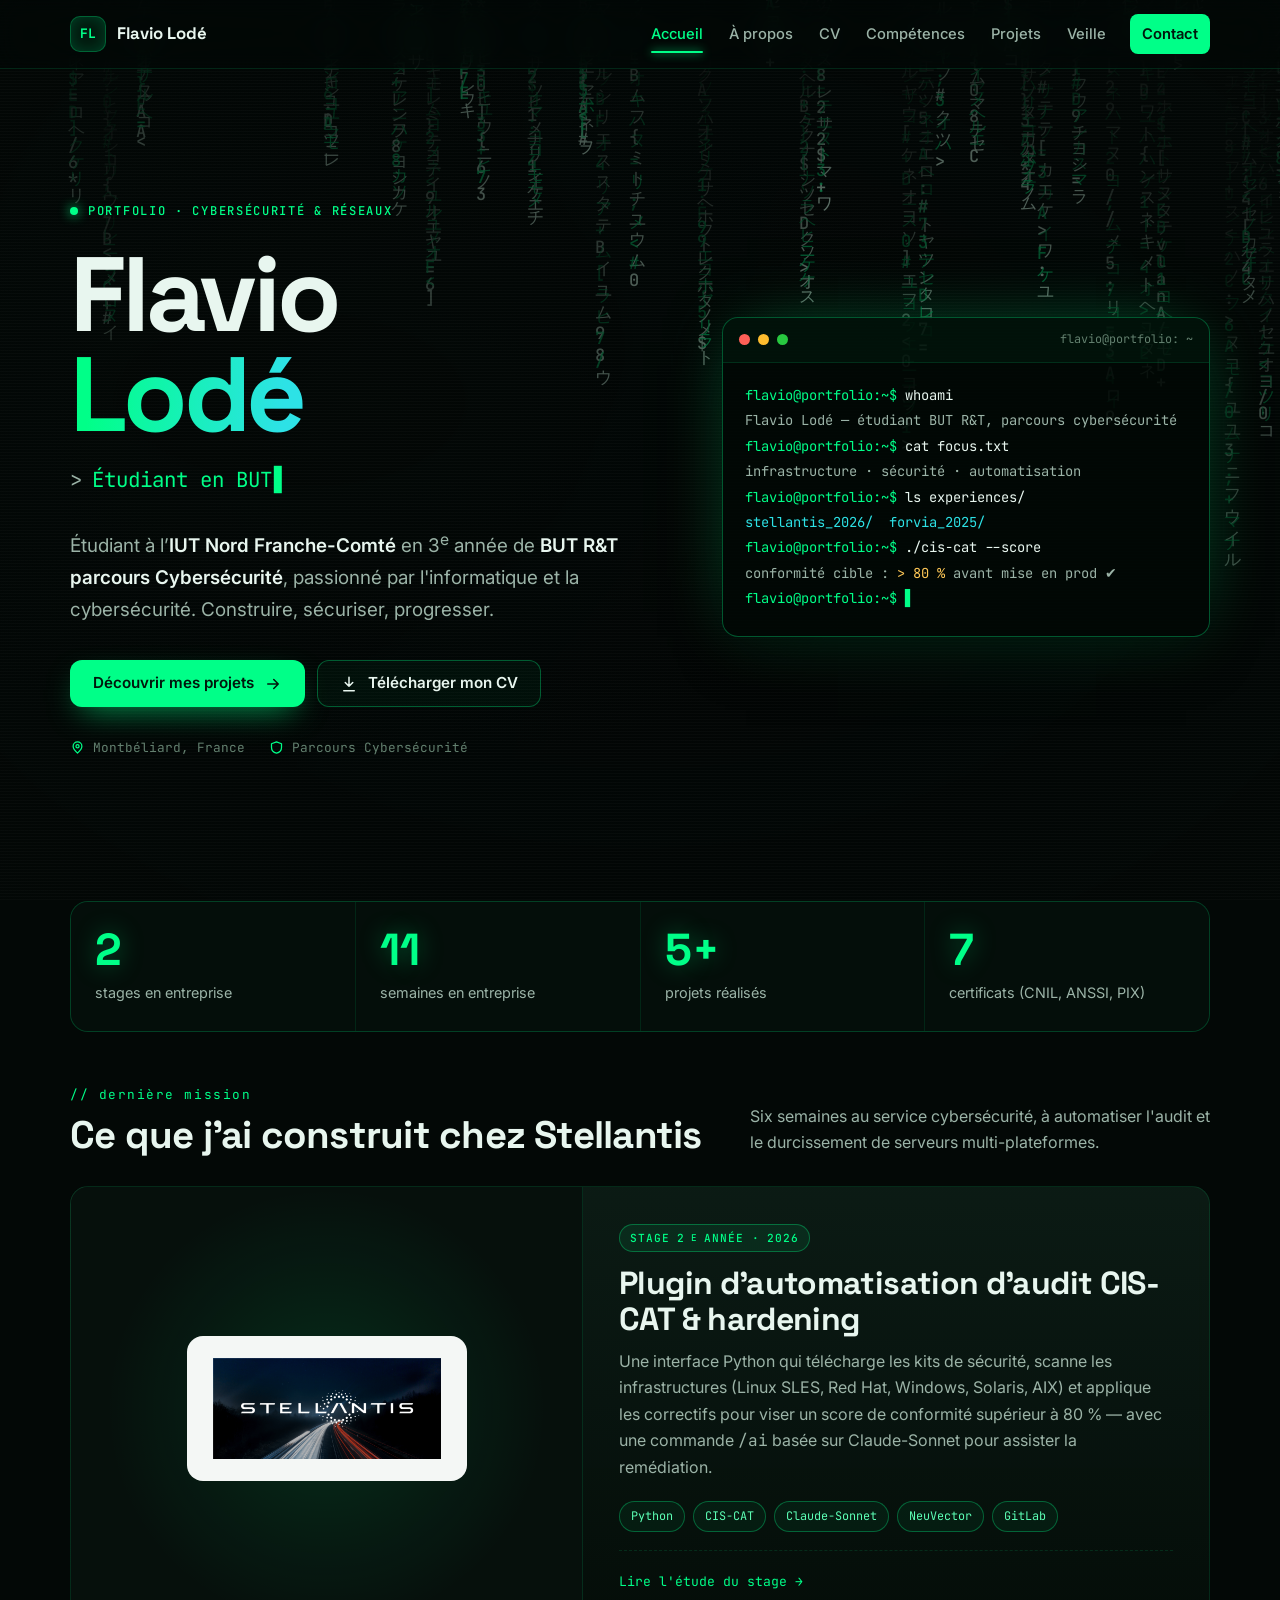
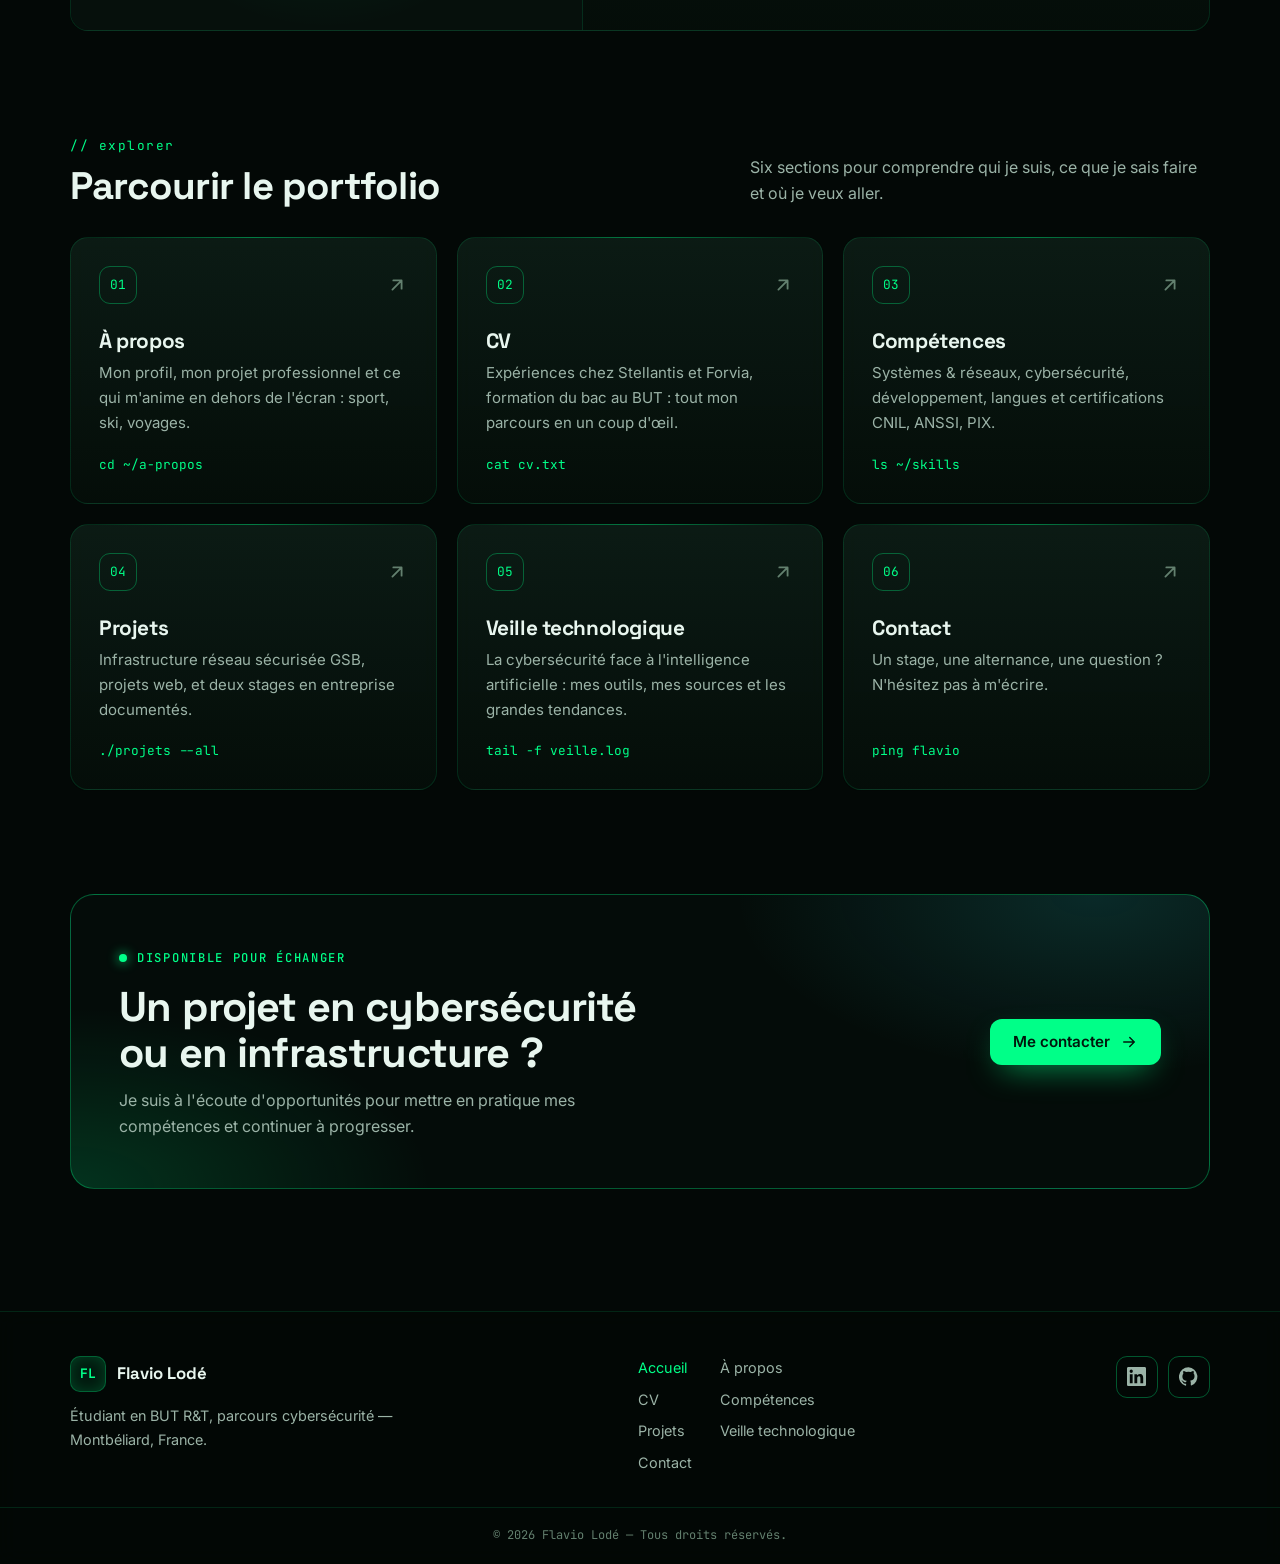
<file: index.html>
﻿<!DOCTYPE html>
<html lang="fr">
<head>
    <meta charset="UTF-8">
    <meta name="viewport" content="width=device-width, initial-scale=1.0">
    <title>Flavio Lodé — Portfolio Cybersécurité & Réseaux</title>
    <meta name="description" content="Portfolio de Flavio Lodé, étudiant en 3e année de BUT Réseaux & Télécommunications, parcours cybersécurité.">
    <meta name="theme-color" content="#030806">
    <link rel="icon" href="data:image/svg+xml,%3Csvg xmlns='http://www.w3.org/2000/svg' viewBox='0 0 64 64'%3E%3Crect width='64' height='64' rx='14' fill='%23030806'/%3E%3Ctext x='32' y='42' font-family='monospace' font-size='28' font-weight='700' fill='%2300ff88' text-anchor='middle'%3EFL%3C/text%3E%3C/svg%3E">
    <link rel="preconnect" href="https://fonts.googleapis.com">
    <link rel="preconnect" href="https://fonts.gstatic.com" crossorigin>
    <link href="https://fonts.googleapis.com/css2?family=Inter:wght@400;500;600&family=JetBrains+Mono:wght@400;500;700&family=Space+Grotesk:wght@500;600;700&display=swap" rel="stylesheet">
    <link rel="stylesheet" href="assets/css/style.css">
    <script>document.documentElement.classList.add('js');</script>
</head>
<body class="is-home">
    <a class="skip-link" href="#contenu">Aller au contenu</a>
    <canvas id="matrix" aria-hidden="true"></canvas>
    <div class="bg-veil" aria-hidden="true"></div>

    <header class="site-header">
        <nav class="nav container" aria-label="Navigation principale">
            <a href="index.html" class="brand"><span class="brand-mark">FL</span><span>Flavio Lodé</span></a>
            <button class="nav-toggle" id="navToggle" type="button" aria-expanded="false" aria-controls="mainNav" aria-label="Ouvrir le menu"><span></span><span></span><span></span></button>
            <ul class="nav-links" id="mainNav">
                <li><a href="index.html" aria-current="page">Accueil</a></li>
                <li><a href="a-propos.html">À propos</a></li>
                <li><a href="cvv.html">CV</a></li>
                <li><a href="competence.html">Compétences</a></li>
                <li><a href="projet.html">Projets</a></li>
                <li><a href="veille.html">Veille</a></li>
                <li><a href="contact.html" class="nav-cta">Contact</a></li>
            </ul>
        </nav>
    </header>

    <main id="contenu">
        <!-- HERO -->
        <section class="hero">
            <div class="container hero-grid">
                <div>
                    <span class="eyebrow reveal">Portfolio · Cybersécurité &amp; Réseaux</span>
                    <h1 class="reveal d1">Flavio<br><span class="grad">Lodé</span></h1>
                    <div class="typed-line reveal d2" aria-label="Étudiant en BUT R&amp;T, parcours cybersécurité">
                        <span aria-hidden="true">&gt;</span>
                        <span class="typed" aria-hidden="true" data-typed='["Étudiant en BUT R&T — Cybersécurité","Passionné d&apos;infrastructure","Sécurité des systèmes","Automatisation & hardening"]'>Étudiant en BUT R&amp;T — Cybersécurité</span>
                    </div>
                    <p class="lead reveal d2">
                        Étudiant à l’<strong>IUT Nord Franche-Comté</strong> en 3<sup>e</sup> année de <strong>BUT R&amp;T parcours Cybersécurité</strong>,
                        passionné par l'informatique et la cybersécurité. Construire, sécuriser, progresser.
                    </p>
                    <div class="hero-actions reveal d3">
                        <a href="projet.html" class="btn btn-primary">Découvrir mes projets
                            <svg class="arrow" viewBox="0 0 24 24" fill="none" stroke="currentColor" stroke-width="2" stroke-linecap="round" stroke-linejoin="round" aria-hidden="true"><path d="M5 12h14M13 6l6 6-6 6"/></svg>
                        </a>
                        <a href="PDF/CV%20Flavio%20LODE%202026.pdf" target="_blank" rel="noopener" class="btn btn-ghost">
                            <svg viewBox="0 0 24 24" fill="none" stroke="currentColor" stroke-width="2" stroke-linecap="round" stroke-linejoin="round" aria-hidden="true"><path d="M12 3v12M7 10l5 5 5-5M5 21h14"/></svg>
                            Télécharger mon CV
                        </a>
                    </div>
                    <div class="hero-meta reveal d4">
                        <span><svg viewBox="0 0 24 24" fill="none" stroke="currentColor" stroke-width="2" stroke-linecap="round" stroke-linejoin="round" aria-hidden="true"><path d="M12 21s-7-6.2-7-11a7 7 0 1 1 14 0c0 4.8-7 11-7 11z"/><circle cx="12" cy="10" r="2.5"/></svg>Montbéliard, France</span>
                        <span><svg viewBox="0 0 24 24" fill="none" stroke="currentColor" stroke-width="2" stroke-linecap="round" stroke-linejoin="round" aria-hidden="true"><path d="M12 3l8 3v6c0 5-3.5 8-8 9-4.5-1-8-4-8-9V6l8-3z"/></svg>Parcours Cybersécurité</span>
                    </div>
                </div>

                <div class="terminal reveal d2" role="img" aria-label="Terminal présentant Flavio Lodé : étudiant BUT R&amp;T cybersécurité, expériences chez Stellantis et Forvia.">
                    <div class="terminal-bar"><i></i><i></i><i></i><span>flavio@portfolio: ~</span></div>
                    <div class="terminal-body" aria-hidden="true">
                        <p style="animation-delay:.6s"><span class="t-p">flavio@portfolio:~$</span> <span class="t-c">whoami</span></p>
                        <p style="animation-delay:1.1s" class="t-o">Flavio Lodé — étudiant BUT R&amp;T, parcours cybersécurité</p>
                        <p style="animation-delay:1.7s"><span class="t-p">flavio@portfolio:~$</span> <span class="t-c">cat focus.txt</span></p>
                        <p style="animation-delay:2.2s" class="t-o">infrastructure · sécurité · automatisation</p>
                        <p style="animation-delay:2.8s"><span class="t-p">flavio@portfolio:~$</span> <span class="t-c">ls experiences/</span></p>
                        <p style="animation-delay:3.3s"><span class="t-d">stellantis_2026/</span>  <span class="t-d">forvia_2025/</span></p>
                        <p style="animation-delay:3.9s"><span class="t-p">flavio@portfolio:~$</span> <span class="t-c">./cis-cat --score</span></p>
                        <p style="animation-delay:4.5s" class="t-o">conformité cible : <span class="t-a">&gt; 80 %</span> avant mise en prod ✔</p>
                        <p style="animation-delay:5.1s"><span class="t-p">flavio@portfolio:~$</span> <span class="t-caret"></span></p>
                    </div>
                </div>
            </div>
        </section>

        <!-- CHIFFRES -->
        <section class="container">
            <div class="stats reveal">
                <div class="stat"><b data-count="2">2</b><span>stages en entreprise</span></div>
                <div class="stat"><b data-count="11">11</b><span>semaines en entreprise</span></div>
                <div class="stat"><b data-count="5" data-suffix="+">5+</b><span>projets réalisés</span></div>
                <div class="stat"><b data-count="7">7</b><span>certificats (CNIL, ANSSI, PIX)</span></div>
            </div>
        </section>

        <!-- DERNIÈRE EXPÉRIENCE -->
        <section class="section">
            <div class="container">
                <div class="section-head reveal">
                    <div><span class="num">// dernière mission</span><h2>Ce que j'ai construit chez Stellantis</h2></div>
                    <p>Six semaines au service cybersécurité, à automatiser l'audit et le durcissement de serveurs multi-plateformes.</p>
                </div>
                <a href="projet-entreprise-2.html" class="card card-hover spotlight reveal">
                    <div class="spotlight-media logo"><img src="assets/img/logo%20stellantis.png" alt="Logo Stellantis" loading="lazy"></div>
                    <div class="spotlight-body">
                        <span class="badge">Stage 2<sup>e</sup> année · 2026</span>
                        <h3>Plugin d'automatisation d'audit CIS-CAT &amp; hardening</h3>
                        <p>Une interface Python qui télécharge les kits de sécurité, scanne les infrastructures (Linux SLES, Red Hat, Windows, Solaris, AIX) et applique les correctifs pour viser un score de conformité supérieur à 80 % — avec une commande <span class="mono">/ai</span> basée sur Claude-Sonnet pour assister la remédiation.</p>
                        <div class="tags" style="margin-top:20px">
                            <span class="tag">Python</span><span class="tag">CIS-CAT</span><span class="tag">Claude-Sonnet</span><span class="tag">NeuVector</span><span class="tag">GitLab</span>
                        </div>
                        <div class="card-foot"><span class="mono" style="color:var(--green);font-size:.82rem">Lire l'étude du stage →</span></div>
                    </div>
                </a>
            </div>
        </section>

        <!-- EXPLORER -->
        <section class="section">
            <div class="container">
                <div class="section-head reveal">
                    <div><span class="num">// explorer</span><h2>Parcourir le portfolio</h2></div>
                    <p>Six sections pour comprendre qui je suis, ce que je sais faire et où je veux aller.</p>
                </div>
                <div class="grid cols-3">
                    <a href="a-propos.html" class="card card-hover explore reveal">
                        <div class="top"><span class="index-num">01</span><svg class="arrow" viewBox="0 0 24 24" fill="none" stroke="currentColor" stroke-width="2" stroke-linecap="round" stroke-linejoin="round" aria-hidden="true"><path d="M7 17L17 7M8 7h9v9"/></svg></div>
                        <h3>À propos</h3>
                        <p>Mon profil, mon projet professionnel et ce qui m'anime en dehors de l'écran : sport, ski, voyages.</p>
                        <span class="more">cd ~/a-propos</span>
                    </a>
                    <a href="cvv.html" class="card card-hover explore reveal d1">
                        <div class="top"><span class="index-num">02</span><svg class="arrow" viewBox="0 0 24 24" fill="none" stroke="currentColor" stroke-width="2" stroke-linecap="round" stroke-linejoin="round" aria-hidden="true"><path d="M7 17L17 7M8 7h9v9"/></svg></div>
                        <h3>CV</h3>
                        <p>Expériences chez Stellantis et Forvia, formation du bac au BUT : tout mon parcours en un coup d'œil.</p>
                        <span class="more">cat cv.txt</span>
                    </a>
                    <a href="competence.html" class="card card-hover explore reveal d2">
                        <div class="top"><span class="index-num">03</span><svg class="arrow" viewBox="0 0 24 24" fill="none" stroke="currentColor" stroke-width="2" stroke-linecap="round" stroke-linejoin="round" aria-hidden="true"><path d="M7 17L17 7M8 7h9v9"/></svg></div>
                        <h3>Compétences</h3>
                        <p>Systèmes &amp; réseaux, cybersécurité, développement, langues et certifications CNIL, ANSSI, PIX.</p>
                        <span class="more">ls ~/skills</span>
                    </a>
                    <a href="projet.html" class="card card-hover explore reveal">
                        <div class="top"><span class="index-num">04</span><svg class="arrow" viewBox="0 0 24 24" fill="none" stroke="currentColor" stroke-width="2" stroke-linecap="round" stroke-linejoin="round" aria-hidden="true"><path d="M7 17L17 7M8 7h9v9"/></svg></div>
                        <h3>Projets</h3>
                        <p>Infrastructure réseau sécurisée GSB, projets web, et deux stages en entreprise documentés.</p>
                        <span class="more">./projets --all</span>
                    </a>
                    <a href="veille.html" class="card card-hover explore reveal d1">
                        <div class="top"><span class="index-num">05</span><svg class="arrow" viewBox="0 0 24 24" fill="none" stroke="currentColor" stroke-width="2" stroke-linecap="round" stroke-linejoin="round" aria-hidden="true"><path d="M7 17L17 7M8 7h9v9"/></svg></div>
                        <h3>Veille technologique</h3>
                        <p>La cybersécurité face à l'intelligence artificielle : mes outils, mes sources et les grandes tendances.</p>
                        <span class="more">tail -f veille.log</span>
                    </a>
                    <a href="contact.html" class="card card-hover explore reveal d2">
                        <div class="top"><span class="index-num">06</span><svg class="arrow" viewBox="0 0 24 24" fill="none" stroke="currentColor" stroke-width="2" stroke-linecap="round" stroke-linejoin="round" aria-hidden="true"><path d="M7 17L17 7M8 7h9v9"/></svg></div>
                        <h3>Contact</h3>
                        <p>Un stage, une alternance, une question ? N'hésitez pas à m'écrire.</p>
                        <span class="more">ping flavio</span>
                    </a>
                </div>
            </div>
        </section>

        <!-- CTA -->
        <section class="section">
            <div class="container">
                <div class="cta-band reveal">
                    <div>
                        <span class="eyebrow">Disponible pour échanger</span>
                        <h2 style="margin-top:14px">Un projet en cybersécurité ou en infrastructure&nbsp;?</h2>
                        <p>Je suis à l'écoute d'opportunités pour mettre en pratique mes compétences et continuer à progresser.</p>
                    </div>
                    <a href="contact.html" class="btn btn-primary">Me contacter
                        <svg class="arrow" viewBox="0 0 24 24" fill="none" stroke="currentColor" stroke-width="2" stroke-linecap="round" stroke-linejoin="round" aria-hidden="true"><path d="M5 12h14M13 6l6 6-6 6"/></svg>
                    </a>
                </div>
            </div>
        </section>
    </main>

    <footer class="site-footer">
        <div class="container footer-inner">
            <div>
                <a href="index.html" class="brand"><span class="brand-mark">FL</span><span>Flavio Lodé</span></a>
                <p>Étudiant en BUT R&amp;T, parcours cybersécurité — Montbéliard, France.</p>
            </div>
            <nav class="footer-links" aria-label="Liens du pied de page">
                <a href="index.html" aria-current="page">Accueil</a>
                <a href="a-propos.html">À propos</a>
                <a href="cvv.html">CV</a>
                <a href="competence.html">Compétences</a>
                <a href="projet.html">Projets</a>
                <a href="veille.html">Veille technologique</a>
                <a href="contact.html">Contact</a>
            </nav>
            <div class="socials">
                <a class="social" href="https://www.linkedin.com/in/flavio-lode/" target="_blank" rel="noopener" aria-label="LinkedIn"><svg viewBox="0 0 24 24" fill="currentColor" aria-hidden="true"><path d="M20.45 20.45h-3.55v-5.57c0-1.33-.03-3.04-1.85-3.04-1.86 0-2.14 1.45-2.14 2.94v5.67H9.35V9h3.41v1.56h.05c.48-.9 1.64-1.85 3.37-1.85 3.6 0 4.27 2.37 4.27 5.46v6.28zM5.34 7.43a2.06 2.06 0 1 1 0-4.12 2.06 2.06 0 0 1 0 4.12zM7.12 20.45H3.56V9h3.56v11.45zM22.22 0H1.77C.79 0 0 .77 0 1.73v20.54C0 23.23.79 24 1.77 24h20.45c.98 0 1.78-.77 1.78-1.73V1.73C24 .77 23.2 0 22.22 0z"/></svg></a>
                <a class="social" href="https://github.com/flavio12ld" target="_blank" rel="noopener" aria-label="GitHub"><svg viewBox="0 0 24 24" fill="currentColor" aria-hidden="true"><path d="M12 .3a12 12 0 0 0-3.8 23.4c.6.1.8-.3.8-.6v-2.1c-3.3.7-4-1.6-4-1.6-.6-1.4-1.4-1.8-1.4-1.8-1.1-.7.1-.7.1-.7 1.2.1 1.8 1.2 1.8 1.2 1.1 1.8 2.8 1.3 3.5 1 .1-.8.4-1.3.8-1.6-2.7-.3-5.5-1.3-5.5-5.9 0-1.3.5-2.4 1.2-3.2-.1-.3-.5-1.5.1-3.2 0 0 1-.3 3.3 1.2a11.5 11.5 0 0 1 6 0C17.3 4.6 18.3 5 18.3 5c.7 1.7.3 2.9.1 3.2.8.8 1.2 1.9 1.2 3.2 0 4.6-2.8 5.6-5.5 5.9.4.4.8 1.1.8 2.2v3.3c0 .3.2.7.8.6A12 12 0 0 0 12 .3"/></svg></a>
            </div>
        </div>
        <p class="footer-copy">© <span data-year>2026</span> Flavio Lodé — Tous droits réservés.</p>
    </footer>

    <script src="assets/js/main.js" defer></script>
</body>
</html>
</file>
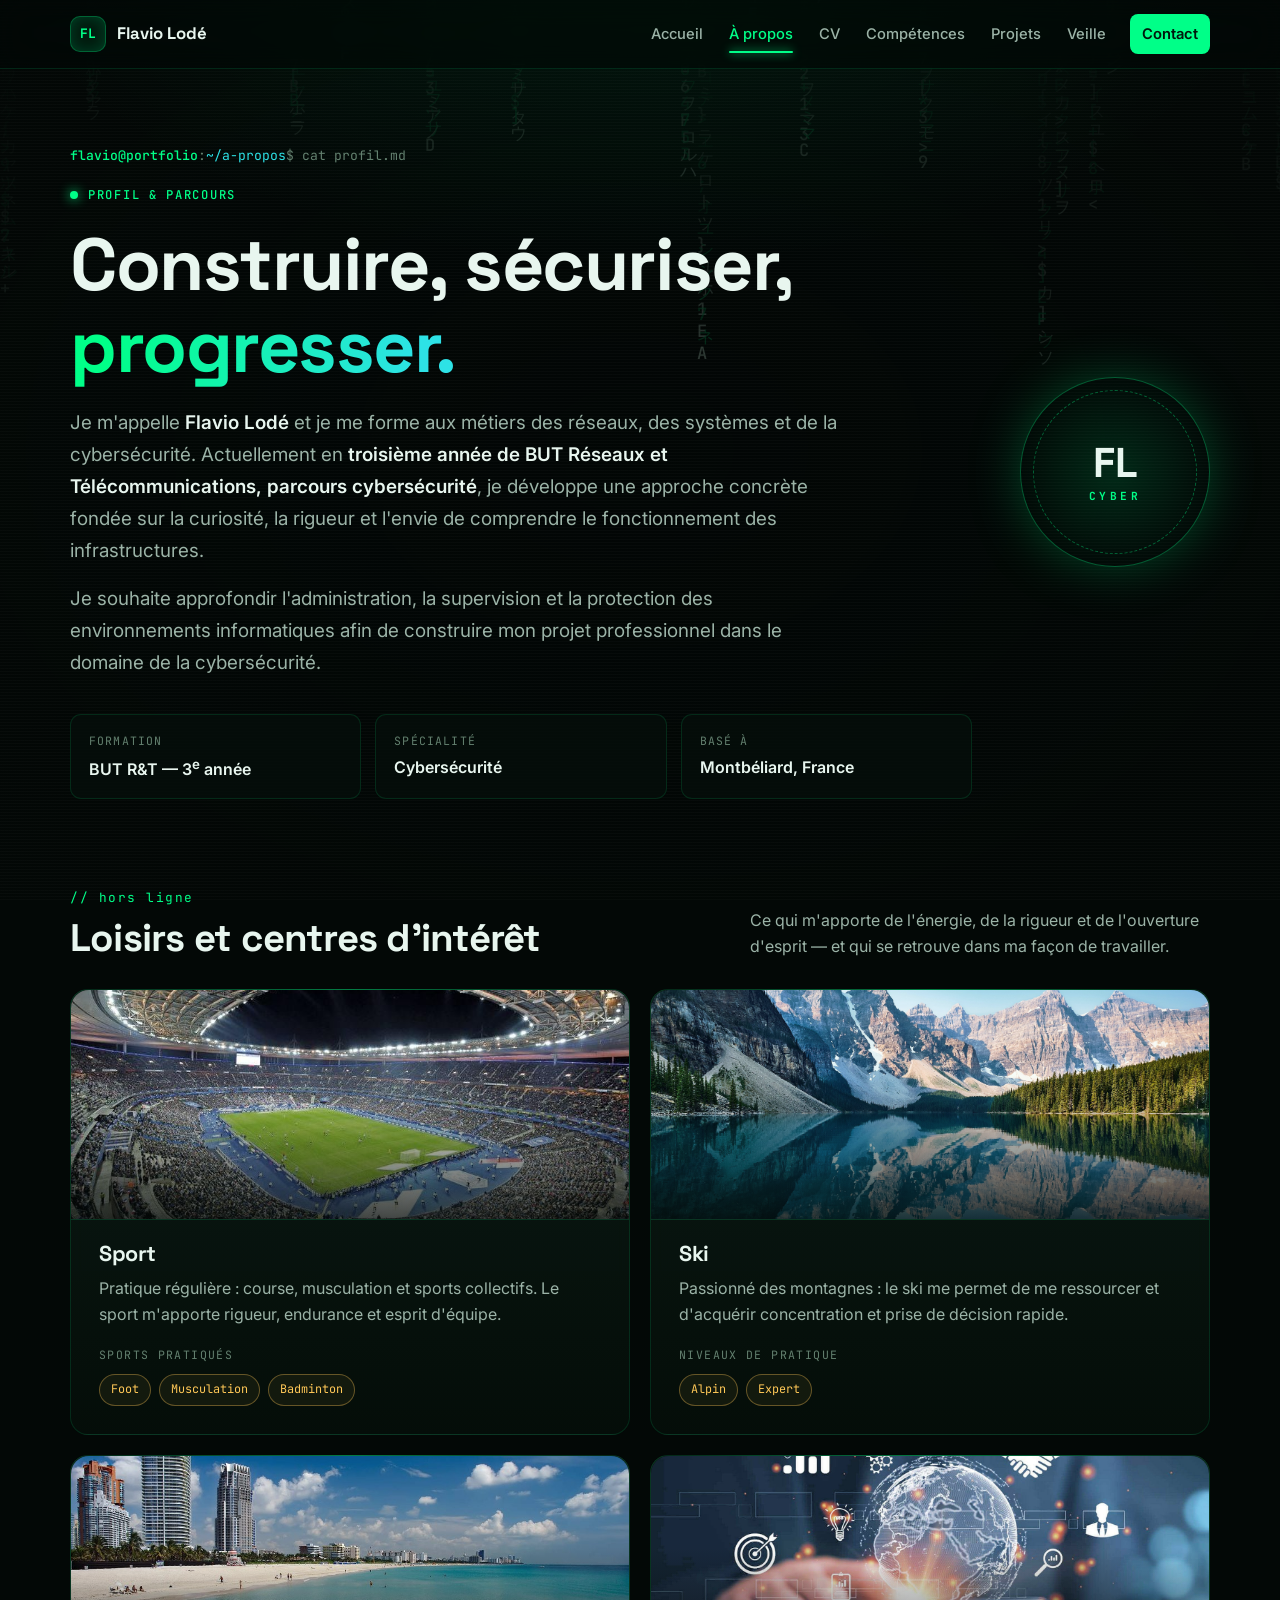
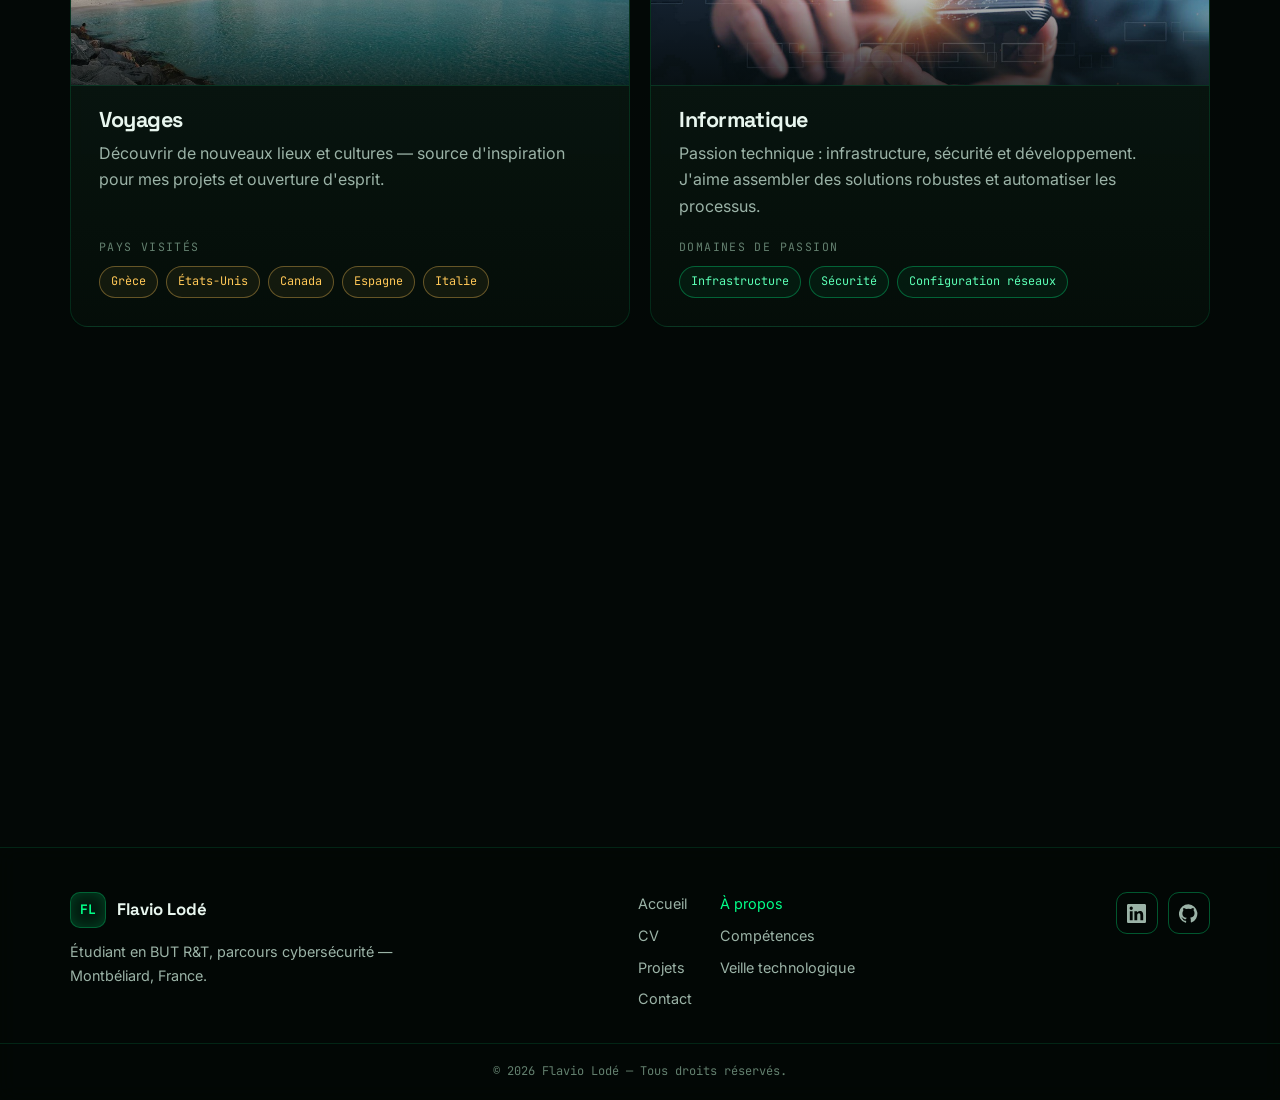
<file: a-propos.html>
﻿<!DOCTYPE html>
<html lang="fr">
<head>
    <meta charset="UTF-8">
    <meta name="viewport" content="width=device-width, initial-scale=1.0">
    <title>À propos — Flavio Lodé</title>
    <meta name="description" content="Profil et parcours de Flavio Lodé, étudiant en BUT R&T parcours cybersécurité : projet professionnel et centres d'intérêt.">
    <meta name="theme-color" content="#030806">
    <link rel="icon" href="data:image/svg+xml,%3Csvg xmlns='http://www.w3.org/2000/svg' viewBox='0 0 64 64'%3E%3Crect width='64' height='64' rx='14' fill='%23030806'/%3E%3Ctext x='32' y='42' font-family='monospace' font-size='28' font-weight='700' fill='%2300ff88' text-anchor='middle'%3EFL%3C/text%3E%3C/svg%3E">
    <link rel="preconnect" href="https://fonts.googleapis.com">
    <link rel="preconnect" href="https://fonts.gstatic.com" crossorigin>
    <link href="https://fonts.googleapis.com/css2?family=Inter:wght@400;500;600&family=JetBrains+Mono:wght@400;500;700&family=Space+Grotesk:wght@500;600;700&display=swap" rel="stylesheet">
    <link rel="stylesheet" href="assets/css/style.css">
    <script>document.documentElement.classList.add('js');</script>
</head>
<body>
    <a class="skip-link" href="#contenu">Aller au contenu</a>
    <canvas id="matrix" aria-hidden="true"></canvas>
    <div class="bg-veil" aria-hidden="true"></div>

    <header class="site-header">
        <nav class="nav container" aria-label="Navigation principale">
            <a href="index.html" class="brand"><span class="brand-mark">FL</span><span>Flavio Lodé</span></a>
            <button class="nav-toggle" id="navToggle" type="button" aria-expanded="false" aria-controls="mainNav" aria-label="Ouvrir le menu"><span></span><span></span><span></span></button>
            <ul class="nav-links" id="mainNav">
                <li><a href="index.html">Accueil</a></li>
                <li><a href="a-propos.html" aria-current="page">À propos</a></li>
                <li><a href="cvv.html">CV</a></li>
                <li><a href="competence.html">Compétences</a></li>
                <li><a href="projet.html">Projets</a></li>
                <li><a href="veille.html">Veille</a></li>
                <li><a href="contact.html" class="nav-cta">Contact</a></li>
            </ul>
        </nav>
    </header>

    <main id="contenu">
        <section class="page-hero">
            <div class="container about-hero">
                <div>
                    <p class="prompt reveal"><b>flavio@portfolio</b>:<i>~/a-propos</i>$ cat profil.md</p>
                    <span class="eyebrow reveal" style="margin-top:18px">Profil &amp; parcours</span>
                    <h1 class="reveal d1">Construire, sécuriser, <span class="grad">progresser.</span></h1>
                    <p class="lead reveal d2">
                        Je m'appelle <strong>Flavio Lodé</strong> et je me forme aux métiers des réseaux, des systèmes et de la cybersécurité.
                        Actuellement en <strong>troisième année de BUT Réseaux et Télécommunications, parcours cybersécurité</strong>, je développe une approche
                        concrète fondée sur la curiosité, la rigueur et l'envie de comprendre le fonctionnement des infrastructures.
                    </p>
                    <p class="lead reveal d2">
                        Je souhaite approfondir l'administration, la supervision et la protection des environnements informatiques afin de construire
                        mon projet professionnel dans le domaine de la cybersécurité.
                    </p>
                    <div class="facts reveal d3">
                        <div class="fact"><span>Formation</span><b>BUT R&amp;T — 3<sup>e</sup> année</b></div>
                        <div class="fact"><span>Spécialité</span><b>Cybersécurité</b></div>
                        <div class="fact"><span>Basé à</span><b>Montbéliard, France</b></div>
                    </div>
                </div>
                <div class="stamp reveal d2" aria-hidden="true"><div>FL<small>CYBER</small></div></div>
            </div>
        </section>

        <section class="section">
            <div class="container">
                <div class="section-head reveal">
                    <div><span class="num">// hors ligne</span><h2>Loisirs et centres d'intérêt</h2></div>
                    <p>Ce qui m'apporte de l'énergie, de la rigueur et de l'ouverture d'esprit — et qui se retrouve dans ma façon de travailler.</p>
                </div>
                <div class="grid cols-2">
                    <article class="card card-hover passion reveal">
                        <div class="card-media"><img src="assets/img/sport.jpg" alt="Terrain de football sous les projecteurs" loading="lazy" style="object-position:center 52%"></div>
                        <h3>Sport</h3>
                        <p>Pratique régulière : course, musculation et sports collectifs. Le sport m'apporte rigueur, endurance et esprit d'équipe.</p>
                        <div class="chips-label">Sports pratiqués</div>
                        <div class="tags"><span class="tag amber">Foot</span><span class="tag amber">Musculation</span><span class="tag amber">Badminton</span></div>
                    </article>
                    <article class="card card-hover passion reveal d1">
                        <div class="card-media"><img src="assets/img/ski.jpg" alt="Piste de ski dans les Alpes" loading="lazy" style="object-position:center 42%"></div>
                        <h3>Ski</h3>
                        <p>Passionné des montagnes : le ski me permet de me ressourcer et d'acquérir concentration et prise de décision rapide.</p>
                        <div class="chips-label">Niveaux de pratique</div>
                        <div class="tags"><span class="tag amber">Alpin</span><span class="tag amber">Expert</span></div>
                    </article>
                    <article class="card card-hover passion reveal">
                        <div class="card-media"><img src="assets/img/voyage.jpg" alt="Horizon de voyage" loading="lazy" style="object-position:center 46%"></div>
                        <h3>Voyages</h3>
                        <p>Découvrir de nouveaux lieux et cultures — source d'inspiration pour mes projets et ouverture d'esprit.</p>
                        <div class="chips-label">Pays visités</div>
                        <div class="tags"><span class="tag amber">Grèce</span><span class="tag amber">États-Unis</span><span class="tag amber">Canada</span><span class="tag amber">Espagne</span><span class="tag amber">Italie</span></div>
                    </article>
                    <article class="card card-hover passion reveal d1">
                        <div class="card-media"><img src="assets/img/info.jpg" alt="Espace de travail informatique et cybersécurité" loading="lazy" style="object-position:center 44%"></div>
                        <h3>Informatique</h3>
                        <p>Passion technique : infrastructure, sécurité et développement. J'aime assembler des solutions robustes et automatiser les processus.</p>
                        <div class="chips-label">Domaines de passion</div>
                        <div class="tags"><span class="tag">Infrastructure</span><span class="tag">Sécurité</span><span class="tag">Configuration réseaux</span></div>
                    </article>
                </div>
            </div>
        </section>

        <section class="section">
            <div class="container">
                <div class="cta-band reveal">
                    <div>
                        <span class="eyebrow">La suite</span>
                        <h2 style="margin-top:14px">Envie de voir mon parcours en détail&nbsp;?</h2>
                        <p>Expériences en entreprise, formation et compétences : tout est réuni dans mon CV.</p>
                    </div>
                    <div class="hero-actions" style="margin-top:0">
                        <a href="cvv.html" class="btn btn-primary">Voir mon CV <svg class="arrow" viewBox="0 0 24 24" fill="none" stroke="currentColor" stroke-width="2" stroke-linecap="round" stroke-linejoin="round" aria-hidden="true"><path d="M5 12h14M13 6l6 6-6 6"/></svg></a>
                        <a href="competence.html" class="btn btn-ghost">Mes compétences</a>
                    </div>
                </div>
            </div>
        </section>
    </main>

    <footer class="site-footer">
        <div class="container footer-inner">
            <div>
                <a href="index.html" class="brand"><span class="brand-mark">FL</span><span>Flavio Lodé</span></a>
                <p>Étudiant en BUT R&amp;T, parcours cybersécurité — Montbéliard, France.</p>
            </div>
            <nav class="footer-links" aria-label="Liens du pied de page">
                <a href="index.html">Accueil</a>
                <a href="a-propos.html" aria-current="page">À propos</a>
                <a href="cvv.html">CV</a>
                <a href="competence.html">Compétences</a>
                <a href="projet.html">Projets</a>
                <a href="veille.html">Veille technologique</a>
                <a href="contact.html">Contact</a>
            </nav>
            <div class="socials">
                <a class="social" href="https://www.linkedin.com/in/flavio-lode/" target="_blank" rel="noopener" aria-label="LinkedIn"><svg viewBox="0 0 24 24" fill="currentColor" aria-hidden="true"><path d="M20.45 20.45h-3.55v-5.57c0-1.33-.03-3.04-1.85-3.04-1.86 0-2.14 1.45-2.14 2.94v5.67H9.35V9h3.41v1.56h.05c.48-.9 1.64-1.85 3.37-1.85 3.6 0 4.27 2.37 4.27 5.46v6.28zM5.34 7.43a2.06 2.06 0 1 1 0-4.12 2.06 2.06 0 0 1 0 4.12zM7.12 20.45H3.56V9h3.56v11.45zM22.22 0H1.77C.79 0 0 .77 0 1.73v20.54C0 23.23.79 24 1.77 24h20.45c.98 0 1.78-.77 1.78-1.73V1.73C24 .77 23.2 0 22.22 0z"/></svg></a>
                <a class="social" href="https://github.com/flavio12ld" target="_blank" rel="noopener" aria-label="GitHub"><svg viewBox="0 0 24 24" fill="currentColor" aria-hidden="true"><path d="M12 .3a12 12 0 0 0-3.8 23.4c.6.1.8-.3.8-.6v-2.1c-3.3.7-4-1.6-4-1.6-.6-1.4-1.4-1.8-1.4-1.8-1.1-.7.1-.7.1-.7 1.2.1 1.8 1.2 1.8 1.2 1.1 1.8 2.8 1.3 3.5 1 .1-.8.4-1.3.8-1.6-2.7-.3-5.5-1.3-5.5-5.9 0-1.3.5-2.4 1.2-3.2-.1-.3-.5-1.5.1-3.2 0 0 1-.3 3.3 1.2a11.5 11.5 0 0 1 6 0C17.3 4.6 18.3 5 18.3 5c.7 1.7.3 2.9.1 3.2.8.8 1.2 1.9 1.2 3.2 0 4.6-2.8 5.6-5.5 5.9.4.4.8 1.1.8 2.2v3.3c0 .3.2.7.8.6A12 12 0 0 0 12 .3"/></svg></a>
            </div>
        </div>
        <p class="footer-copy">© <span data-year>2026</span> Flavio Lodé — Tous droits réservés.</p>
    </footer>

    <script src="assets/js/main.js" defer></script>
</body>
</html>
</file>
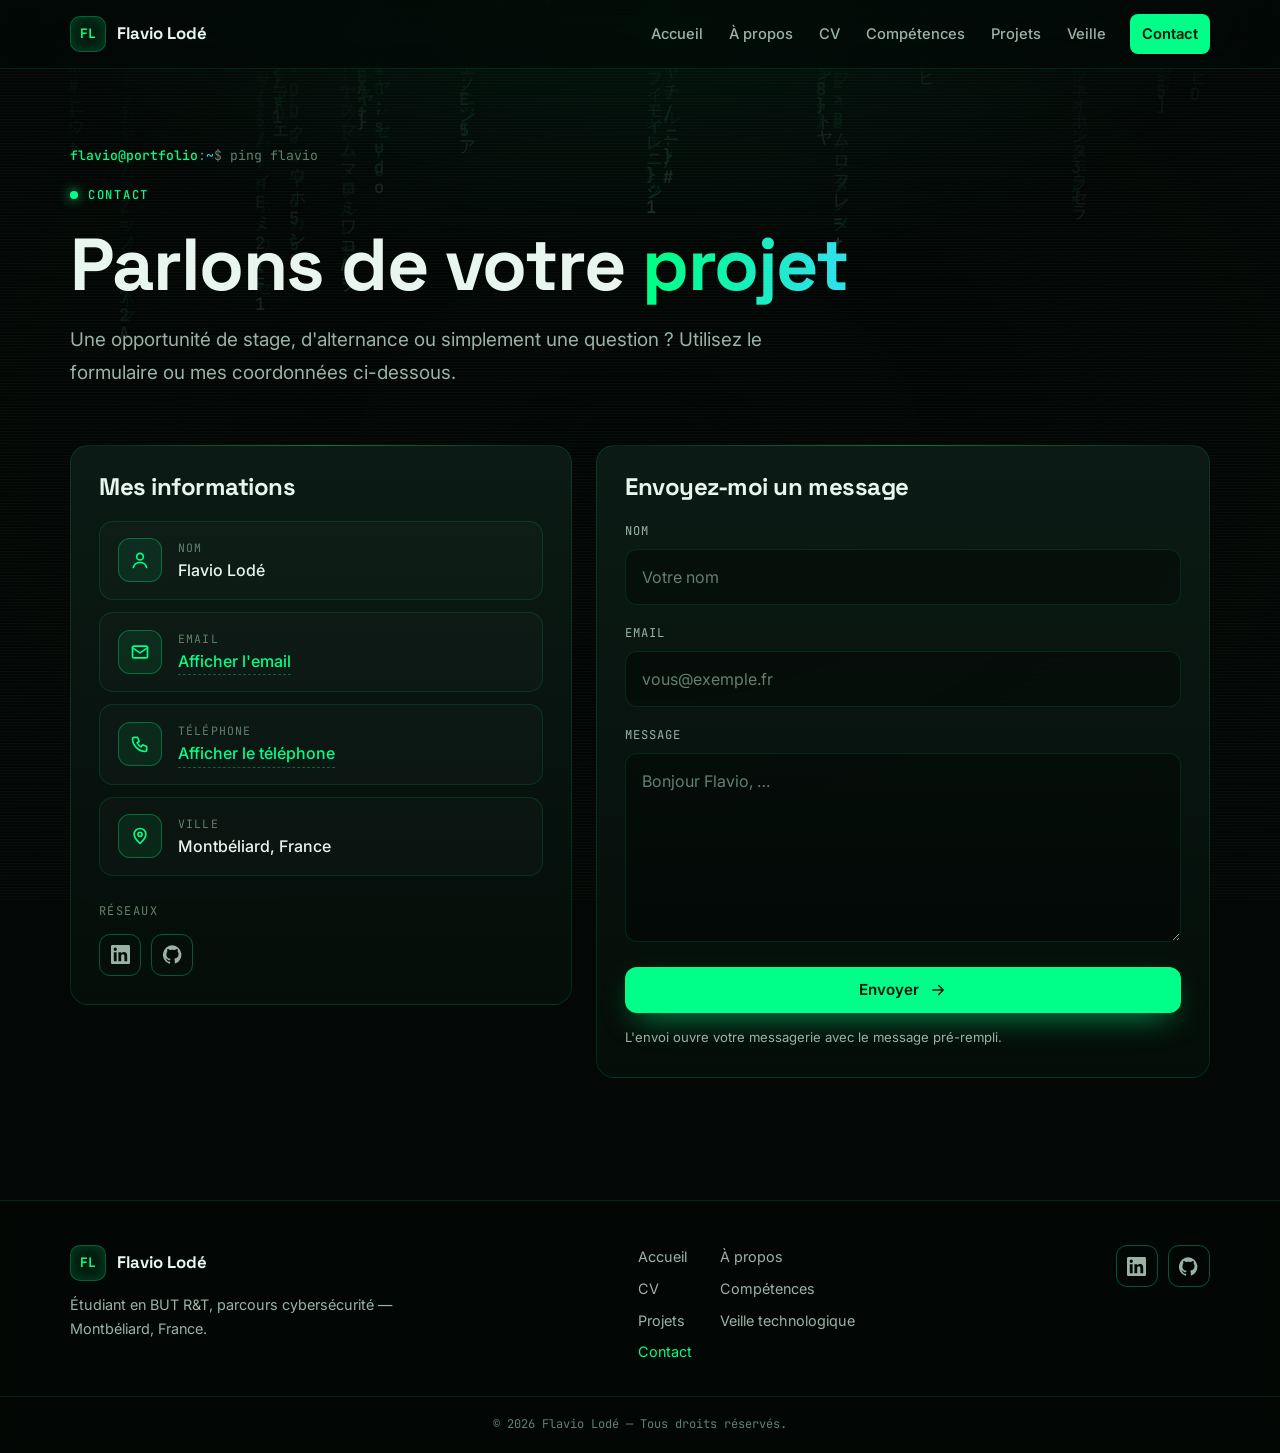
<file: contact.html>
﻿<!DOCTYPE html>
<html lang="fr">
<head>
    <meta charset="UTF-8">
    <meta name="viewport" content="width=device-width, initial-scale=1.0">
    <title>Contact — Flavio Lodé</title>
    <meta name="description" content="Contacter Flavio Lodé, étudiant en BUT R&T parcours cybersécurité.">
    <meta name="theme-color" content="#030806">
    <link rel="icon" href="data:image/svg+xml,%3Csvg xmlns='http://www.w3.org/2000/svg' viewBox='0 0 64 64'%3E%3Crect width='64' height='64' rx='14' fill='%23030806'/%3E%3Ctext x='32' y='42' font-family='monospace' font-size='28' font-weight='700' fill='%2300ff88' text-anchor='middle'%3EFL%3C/text%3E%3C/svg%3E">
    <link rel="preconnect" href="https://fonts.googleapis.com">
    <link rel="preconnect" href="https://fonts.gstatic.com" crossorigin>
    <link href="https://fonts.googleapis.com/css2?family=Inter:wght@400;500;600&family=JetBrains+Mono:wght@400;500;700&family=Space+Grotesk:wght@500;600;700&display=swap" rel="stylesheet">
    <link rel="stylesheet" href="assets/css/style.css">
    <script>document.documentElement.classList.add('js');</script>
</head>
<body>
    <a class="skip-link" href="#contenu">Aller au contenu</a>
    <canvas id="matrix" aria-hidden="true"></canvas>
    <div class="bg-veil" aria-hidden="true"></div>

    <header class="site-header">
        <nav class="nav container" aria-label="Navigation principale">
            <a href="index.html" class="brand"><span class="brand-mark">FL</span><span>Flavio Lodé</span></a>
            <button class="nav-toggle" id="navToggle" type="button" aria-expanded="false" aria-controls="mainNav" aria-label="Ouvrir le menu"><span></span><span></span><span></span></button>
            <ul class="nav-links" id="mainNav">
                <li><a href="index.html">Accueil</a></li>
                <li><a href="a-propos.html">À propos</a></li>
                <li><a href="cvv.html">CV</a></li>
                <li><a href="competence.html">Compétences</a></li>
                <li><a href="projet.html">Projets</a></li>
                <li><a href="veille.html">Veille</a></li>
                <li><a href="contact.html" class="nav-cta" aria-current="page">Contact</a></li>
            </ul>
        </nav>
    </header>

    <main id="contenu">
        <section class="page-hero">
            <div class="container">
                <p class="prompt reveal"><b>flavio@portfolio</b>:<i>~</i>$ ping flavio</p>
                <span class="eyebrow reveal" style="margin-top:18px">Contact</span>
                <h1 class="reveal d1">Parlons de votre <span class="grad">projet</span></h1>
                <p class="lead reveal d2">Une opportunité de stage, d'alternance ou simplement une question ? Utilisez le formulaire ou mes coordonnées ci-dessous.</p>
            </div>
        </section>

        <section class="section" style="padding-top:20px">
            <div class="container contact-grid">
                <div class="card reveal">
                    <h2 style="font-size:1.5rem;margin-bottom:20px">Mes informations</h2>
                    <div class="info-list">
                        <div class="info">
                            <span class="ico"><svg viewBox="0 0 24 24" fill="none" stroke="currentColor" stroke-width="2" stroke-linecap="round" stroke-linejoin="round" aria-hidden="true"><circle cx="12" cy="8" r="4"/><path d="M4 21c1-4 4-6 8-6s7 2 8 6"/></svg></span>
                            <div><span>Nom</span><b>Flavio Lodé</b></div>
                        </div>
                        <div class="info">
                            <span class="ico"><svg viewBox="0 0 24 24" fill="none" stroke="currentColor" stroke-width="2" stroke-linecap="round" stroke-linejoin="round" aria-hidden="true"><rect x="3" y="5" width="18" height="14" rx="2"/><path d="M3 7l9 6 9-6"/></svg></span>
                            <div><span>Email</span><button type="button" class="obf-reveal" data-type="email" data-user="flaviolode12" data-domain="gmail.com">Afficher l'email</button></div>
                        </div>
                        <div class="info">
                            <span class="ico"><svg viewBox="0 0 24 24" fill="none" stroke="currentColor" stroke-width="2" stroke-linecap="round" stroke-linejoin="round" aria-hidden="true"><path d="M5 4h4l2 5-2.5 1.5a11 11 0 0 0 5 5L15 13l5 2v4a2 2 0 0 1-2 2A16 16 0 0 1 3 6a2 2 0 0 1 2-2z"/></svg></span>
                            <div><span>Téléphone</span><button type="button" class="obf-reveal" data-type="tel" data-t="0780580124">Afficher le téléphone</button></div>
                        </div>
                        <div class="info">
                            <span class="ico"><svg viewBox="0 0 24 24" fill="none" stroke="currentColor" stroke-width="2" stroke-linecap="round" stroke-linejoin="round" aria-hidden="true"><path d="M12 21s-7-6.2-7-11a7 7 0 1 1 14 0c0 4.8-7 11-7 11z"/><circle cx="12" cy="10" r="2.5"/></svg></span>
                            <div><span>Ville</span><b>Montbéliard, France</b></div>
                        </div>
                    </div>
                    <p class="mono" style="color:var(--dim);font-size:.75rem;letter-spacing:.12em;text-transform:uppercase;margin:26px 0 12px">Réseaux</p>
                    <div class="socials">
                        <a class="social" href="https://www.linkedin.com/in/flavio-lode/" target="_blank" rel="noopener" aria-label="LinkedIn"><svg viewBox="0 0 24 24" fill="currentColor" aria-hidden="true"><path d="M20.45 20.45h-3.55v-5.57c0-1.33-.03-3.04-1.85-3.04-1.86 0-2.14 1.45-2.14 2.94v5.67H9.35V9h3.41v1.56h.05c.48-.9 1.64-1.85 3.37-1.85 3.6 0 4.27 2.37 4.27 5.46v6.28zM5.34 7.43a2.06 2.06 0 1 1 0-4.12 2.06 2.06 0 0 1 0 4.12zM7.12 20.45H3.56V9h3.56v11.45zM22.22 0H1.77C.79 0 0 .77 0 1.73v20.54C0 23.23.79 24 1.77 24h20.45c.98 0 1.78-.77 1.78-1.73V1.73C24 .77 23.2 0 22.22 0z"/></svg></a>
                        <a class="social" href="https://github.com/flavio12ld" target="_blank" rel="noopener" aria-label="GitHub"><svg viewBox="0 0 24 24" fill="currentColor" aria-hidden="true"><path d="M12 .3a12 12 0 0 0-3.8 23.4c.6.1.8-.3.8-.6v-2.1c-3.3.7-4-1.6-4-1.6-.6-1.4-1.4-1.8-1.4-1.8-1.1-.7.1-.7.1-.7 1.2.1 1.8 1.2 1.8 1.2 1.1 1.8 2.8 1.3 3.5 1 .1-.8.4-1.3.8-1.6-2.7-.3-5.5-1.3-5.5-5.9 0-1.3.5-2.4 1.2-3.2-.1-.3-.5-1.5.1-3.2 0 0 1-.3 3.3 1.2a11.5 11.5 0 0 1 6 0C17.3 4.6 18.3 5 18.3 5c.7 1.7.3 2.9.1 3.2.8.8 1.2 1.9 1.2 3.2 0 4.6-2.8 5.6-5.5 5.9.4.4.8 1.1.8 2.2v3.3c0 .3.2.7.8.6A12 12 0 0 0 12 .3"/></svg></a>
                    </div>
                </div>

                <div class="card reveal d1">
                    <h2 style="font-size:1.5rem;margin-bottom:20px">Envoyez-moi un message</h2>
                    <form id="contactForm">
                        <div class="field">
                            <label for="nom">Nom</label>
                            <input type="text" id="nom" name="nom" placeholder="Votre nom" autocomplete="name" required>
                        </div>
                        <div class="field">
                            <label for="email">Email</label>
                            <input type="email" id="email" name="email" placeholder="vous@exemple.fr" autocomplete="email" required>
                        </div>
                        <div class="field">
                            <label for="message">Message</label>
                            <textarea id="message" name="message" rows="6" placeholder="Bonjour Flavio, …" required></textarea>
                        </div>
                        <button type="submit" class="btn btn-primary" style="width:100%">Envoyer
                            <svg class="arrow" viewBox="0 0 24 24" fill="none" stroke="currentColor" stroke-width="2" stroke-linecap="round" stroke-linejoin="round" aria-hidden="true"><path d="M5 12h14M13 6l6 6-6 6"/></svg>
                        </button>
                        <p class="form-note">L'envoi ouvre votre messagerie avec le message pré-rempli.</p>
                    </form>
                </div>
            </div>
        </section>
    </main>

    <footer class="site-footer">
        <div class="container footer-inner">
            <div>
                <a href="index.html" class="brand"><span class="brand-mark">FL</span><span>Flavio Lodé</span></a>
                <p>Étudiant en BUT R&amp;T, parcours cybersécurité — Montbéliard, France.</p>
            </div>
            <nav class="footer-links" aria-label="Liens du pied de page">
                <a href="index.html">Accueil</a>
                <a href="a-propos.html">À propos</a>
                <a href="cvv.html">CV</a>
                <a href="competence.html">Compétences</a>
                <a href="projet.html">Projets</a>
                <a href="veille.html">Veille technologique</a>
                <a href="contact.html" aria-current="page">Contact</a>
            </nav>
            <div class="socials">
                <a class="social" href="https://www.linkedin.com/in/flavio-lode/" target="_blank" rel="noopener" aria-label="LinkedIn"><svg viewBox="0 0 24 24" fill="currentColor" aria-hidden="true"><path d="M20.45 20.45h-3.55v-5.57c0-1.33-.03-3.04-1.85-3.04-1.86 0-2.14 1.45-2.14 2.94v5.67H9.35V9h3.41v1.56h.05c.48-.9 1.64-1.85 3.37-1.85 3.6 0 4.27 2.37 4.27 5.46v6.28zM5.34 7.43a2.06 2.06 0 1 1 0-4.12 2.06 2.06 0 0 1 0 4.12zM7.12 20.45H3.56V9h3.56v11.45zM22.22 0H1.77C.79 0 0 .77 0 1.73v20.54C0 23.23.79 24 1.77 24h20.45c.98 0 1.78-.77 1.78-1.73V1.73C24 .77 23.2 0 22.22 0z"/></svg></a>
                <a class="social" href="https://github.com/flavio12ld" target="_blank" rel="noopener" aria-label="GitHub"><svg viewBox="0 0 24 24" fill="currentColor" aria-hidden="true"><path d="M12 .3a12 12 0 0 0-3.8 23.4c.6.1.8-.3.8-.6v-2.1c-3.3.7-4-1.6-4-1.6-.6-1.4-1.4-1.8-1.4-1.8-1.1-.7.1-.7.1-.7 1.2.1 1.8 1.2 1.8 1.2 1.1 1.8 2.8 1.3 3.5 1 .1-.8.4-1.3.8-1.6-2.7-.3-5.5-1.3-5.5-5.9 0-1.3.5-2.4 1.2-3.2-.1-.3-.5-1.5.1-3.2 0 0 1-.3 3.3 1.2a11.5 11.5 0 0 1 6 0C17.3 4.6 18.3 5 18.3 5c.7 1.7.3 2.9.1 3.2.8.8 1.2 1.9 1.2 3.2 0 4.6-2.8 5.6-5.5 5.9.4.4.8 1.1.8 2.2v3.3c0 .3.2.7.8.6A12 12 0 0 0 12 .3"/></svg></a>
            </div>
        </div>
        <p class="footer-copy">© <span data-year>2026</span> Flavio Lodé — Tous droits réservés.</p>
    </footer>

    <script src="assets/js/main.js" defer></script>
    <script src="assets/js/security.js" defer></script>
</body>
</html>
</file>
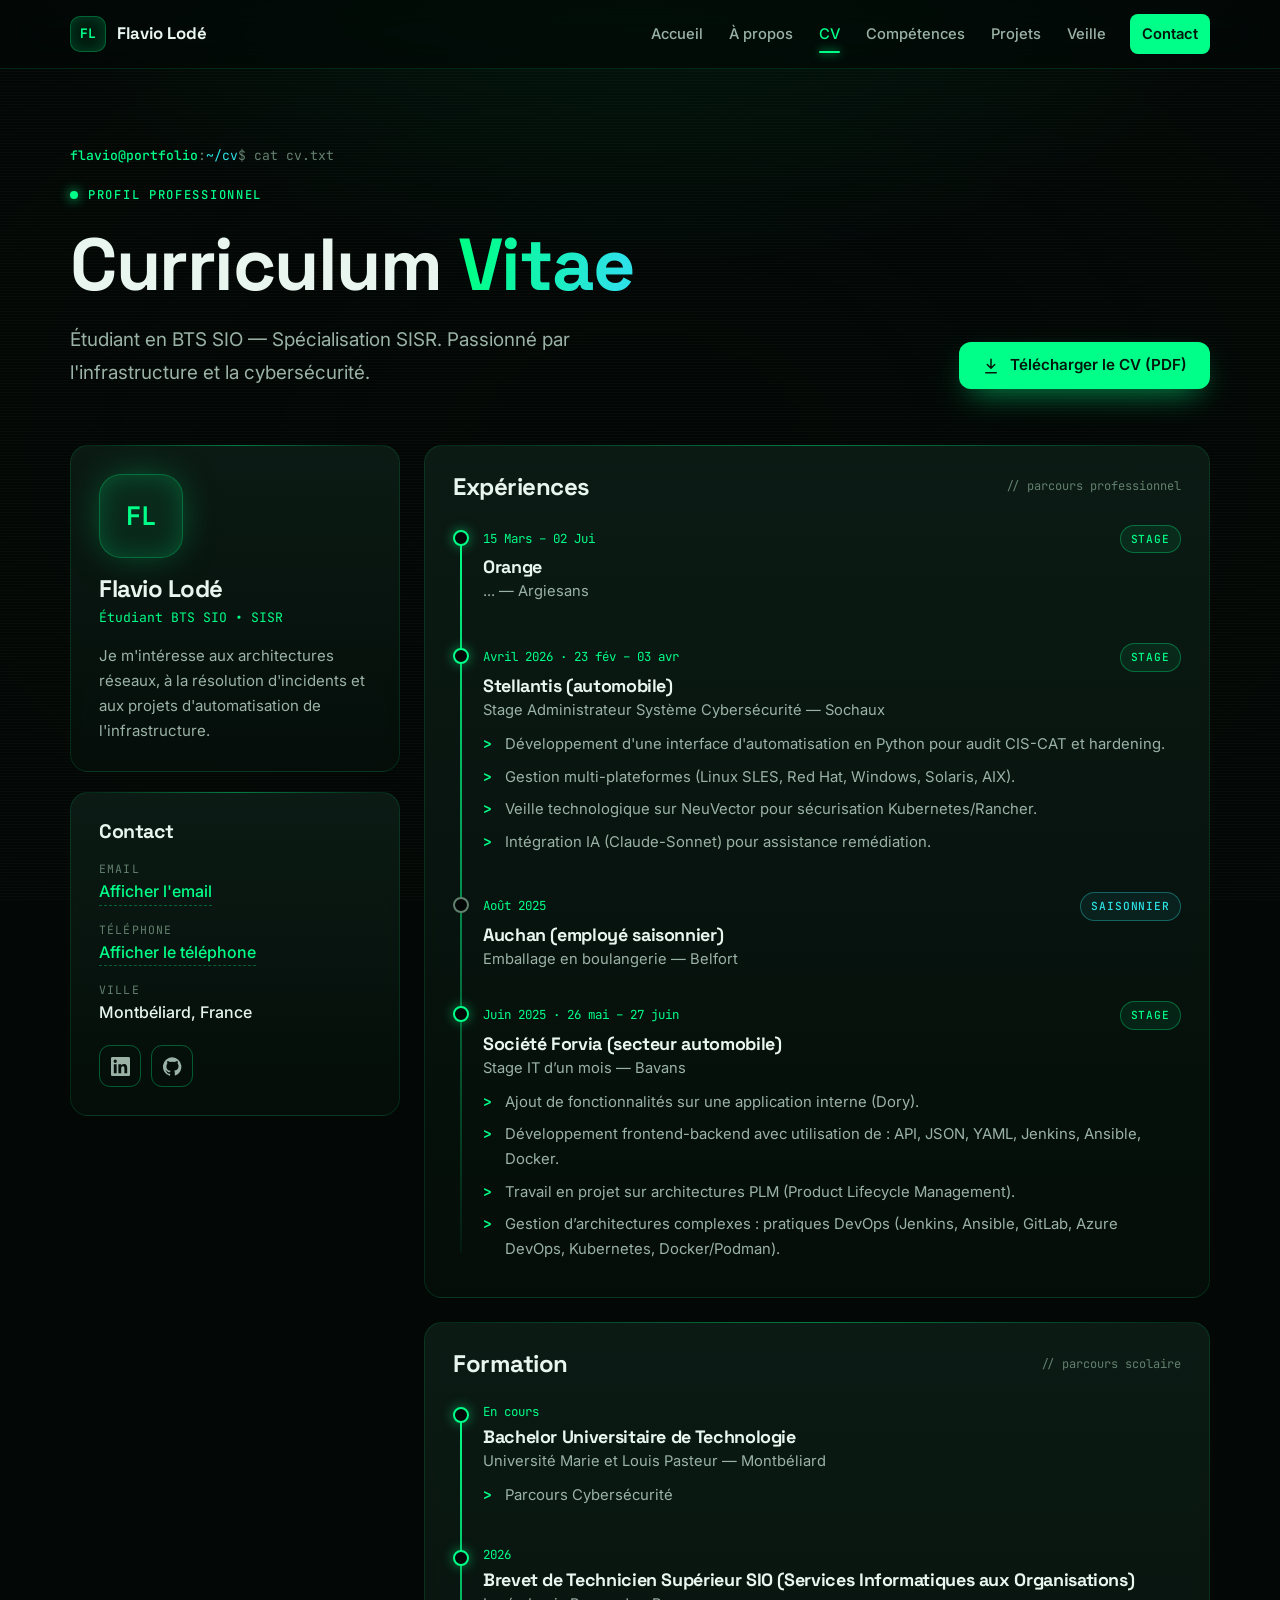
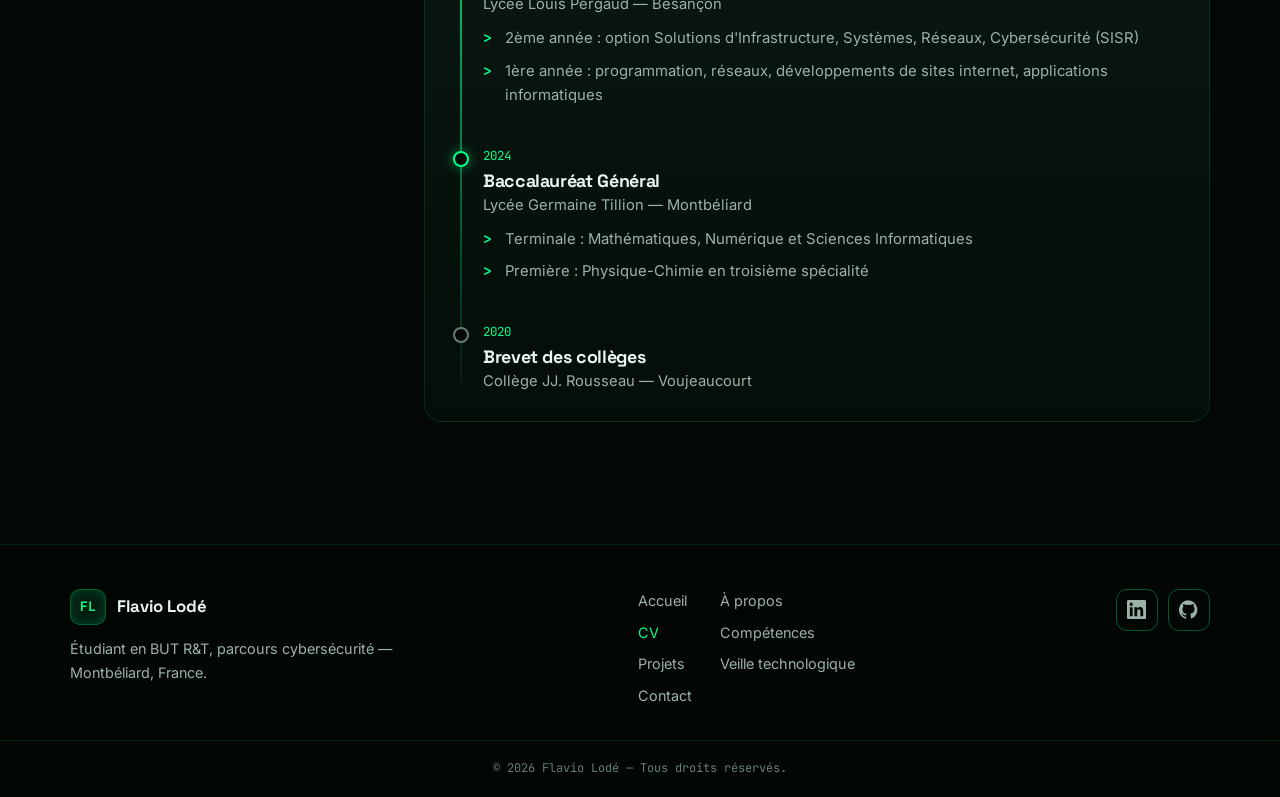
<file: cvv.html>
﻿<!DOCTYPE html>
<html lang="fr">
<head>
    <meta charset="UTF-8">
    <meta name="viewport" content="width=device-width, initial-scale=1.0">
    <title>CV — Flavio Lodé</title>
    <meta name="description" content="Curriculum vitae de Flavio Lodé : expériences chez Stellantis et Forvia, formation et contact.">
    <meta name="theme-color" content="#030806">
    <link rel="icon" href="data:image/svg+xml,%3Csvg xmlns='http://www.w3.org/2000/svg' viewBox='0 0 64 64'%3E%3Crect width='64' height='64' rx='14' fill='%23030806'/%3E%3Ctext x='32' y='42' font-family='monospace' font-size='28' font-weight='700' fill='%2300ff88' text-anchor='middle'%3EFL%3C/text%3E%3C/svg%3E">
    <link rel="preconnect" href="https://fonts.googleapis.com">
    <link rel="preconnect" href="https://fonts.gstatic.com" crossorigin>
    <link href="https://fonts.googleapis.com/css2?family=Inter:wght@400;500;600&family=JetBrains+Mono:wght@400;500;700&family=Space+Grotesk:wght@500;600;700&display=swap" rel="stylesheet">
    <link rel="stylesheet" href="assets/css/style.css">
    <script>document.documentElement.classList.add('js');</script>
</head>
<body>
    <a class="skip-link" href="#contenu">Aller au contenu</a>
    <canvas id="matrix" aria-hidden="true"></canvas>
    <div class="bg-veil" aria-hidden="true"></div>

    <header class="site-header">
        <nav class="nav container" aria-label="Navigation principale">
            <a href="index.html" class="brand"><span class="brand-mark">FL</span><span>Flavio Lodé</span></a>
            <button class="nav-toggle" id="navToggle" type="button" aria-expanded="false" aria-controls="mainNav" aria-label="Ouvrir le menu"><span></span><span></span><span></span></button>
            <ul class="nav-links" id="mainNav">
                <li><a href="index.html">Accueil</a></li>
                <li><a href="a-propos.html">À propos</a></li>
                <li><a href="cvv.html" aria-current="page">CV</a></li>
                <li><a href="competence.html">Compétences</a></li>
                <li><a href="projet.html">Projets</a></li>
                <li><a href="veille.html">Veille</a></li>
                <li><a href="contact.html" class="nav-cta">Contact</a></li>
            </ul>
        </nav>
    </header>

    <main id="contenu">
        <section class="page-hero">
            <div class="container">
                <p class="prompt reveal"><b>flavio@portfolio</b>:<i>~/cv</i>$ cat cv.txt</p>
                <div class="section-head" style="margin:0;align-items:flex-end">
                    <div>
                        <span class="eyebrow reveal" style="margin-top:18px">Profil professionnel</span>
                        <h1 class="reveal d1">Curriculum <span class="grad">Vitae</span></h1>
                        <p class="lead reveal d2">Étudiant en BTS SIO — Spécialisation SISR. Passionné par l'infrastructure et la cybersécurité.</p>
                    </div>
                    <a href="PDF/CV%20Flavio%20LODE%202026.pdf" target="_blank" rel="noopener" class="btn btn-primary reveal d2">
                        <svg viewBox="0 0 24 24" fill="none" stroke="currentColor" stroke-width="2" stroke-linecap="round" stroke-linejoin="round" aria-hidden="true"><path d="M12 3v12M7 10l5 5 5-5M5 21h14"/></svg>
                        Télécharger le CV (PDF)
                    </a>
                </div>
            </div>
        </section>

        <section class="section" style="padding-top:20px">
            <div class="container cv-layout">
                <!-- Colonne gauche -->
                <aside class="cv-side">
                    <div class="card reveal">
                        <div class="avatar" aria-hidden="true">FL</div>
                        <h2 style="font-size:1.5rem">Flavio Lodé</h2>
                        <p class="mono" style="color:var(--green);font-size:.82rem;margin-top:4px">Étudiant BTS SIO • SISR</p>
                        <p style="margin-top:16px;font-size:.94rem">Je m'intéresse aux architectures réseaux, à la résolution d'incidents et aux projets d'automatisation de l'infrastructure.</p>
                    </div>
                    <div class="card reveal d1">
                        <h3 style="margin-bottom:16px">Contact</h3>
                        <div class="contact-rows">
                            <div class="contact-row"><span>Email</span><button type="button" class="obf-reveal" data-type="email" data-user="flaviolode12" data-domain="gmail.com">Afficher l'email</button></div>
                            <div class="contact-row"><span>Téléphone</span><button type="button" class="obf-reveal" data-type="tel" data-t="0780580124">Afficher le téléphone</button></div>
                            <div class="contact-row"><span>Ville</span><b>Montbéliard, France</b></div>
                        </div>
                        <div class="socials" style="margin-top:20px">
                            <a class="social" href="https://www.linkedin.com/in/flavio-lode/" target="_blank" rel="noopener" aria-label="LinkedIn"><svg viewBox="0 0 24 24" fill="currentColor" aria-hidden="true"><path d="M20.45 20.45h-3.55v-5.57c0-1.33-.03-3.04-1.85-3.04-1.86 0-2.14 1.45-2.14 2.94v5.67H9.35V9h3.41v1.56h.05c.48-.9 1.64-1.85 3.37-1.85 3.6 0 4.27 2.37 4.27 5.46v6.28zM5.34 7.43a2.06 2.06 0 1 1 0-4.12 2.06 2.06 0 0 1 0 4.12zM7.12 20.45H3.56V9h3.56v11.45zM22.22 0H1.77C.79 0 0 .77 0 1.73v20.54C0 23.23.79 24 1.77 24h20.45c.98 0 1.78-.77 1.78-1.73V1.73C24 .77 23.2 0 22.22 0z"/></svg></a>
                            <a class="social" href="https://github.com/flavio12ld" target="_blank" rel="noopener" aria-label="GitHub"><svg viewBox="0 0 24 24" fill="currentColor" aria-hidden="true"><path d="M12 .3a12 12 0 0 0-3.8 23.4c.6.1.8-.3.8-.6v-2.1c-3.3.7-4-1.6-4-1.6-.6-1.4-1.4-1.8-1.4-1.8-1.1-.7.1-.7.1-.7 1.2.1 1.8 1.2 1.8 1.2 1.1 1.8 2.8 1.3 3.5 1 .1-.8.4-1.3.8-1.6-2.7-.3-5.5-1.3-5.5-5.9 0-1.3.5-2.4 1.2-3.2-.1-.3-.5-1.5.1-3.2 0 0 1-.3 3.3 1.2a11.5 11.5 0 0 1 6 0C17.3 4.6 18.3 5 18.3 5c.7 1.7.3 2.9.1 3.2.8.8 1.2 1.9 1.2 3.2 0 4.6-2.8 5.6-5.5 5.9.4.4.8 1.1.8 2.2v3.3c0 .3.2.7.8.6A12 12 0 0 0 12 .3"/></svg></a>
                        </div>
                    </div>
                </aside>

                <!-- Colonne droite -->
                <div class="grid" style="gap:24px">
                    <section class="card reveal">
                        <div class="card-title"><h2>Expériences</h2><span>// parcours professionnel</span></div>
                        <div class="timeline">
                            <div class="tl-item">
                                <div class="tl-head"><span class="tl-date">15 Mars – 02 Jui</span><span class="badge">Stage</span></div>
                                <h3>Orange</h3>
                                <p class="tl-sub"> ... — Argiesans</p>
                                <ul class="list-arrow">
                                                                       
                                </ul>
                            </div>
                            <div class="tl-item">
                                <div class="tl-head"><span class="tl-date">Avril 2026 · 23 fév – 03 avr</span><span class="badge">Stage</span></div>
                                <h3>Stellantis (automobile)</h3>
                                <p class="tl-sub">Stage Administrateur Système Cybersécurité — Sochaux</p>
                                <ul class="list-arrow">
                                    <li>Développement d'une interface d'automatisation en Python pour audit CIS-CAT et hardening.</li>
                                    <li>Gestion multi-plateformes (Linux SLES, Red Hat, Windows, Solaris, AIX).</li>
                                    <li>Veille technologique sur NeuVector pour sécurisation Kubernetes/Rancher.</li>
                                    <li>Intégration IA (Claude-Sonnet) pour assistance remédiation.</li>
                                </ul>
                            </div>
                            <div class="tl-item minor">
                                <div class="tl-head"><span class="tl-date">Août 2025</span><span class="badge cyan">Saisonnier</span></div>
                                <h3>Auchan (employé saisonnier)</h3>
                                <p class="tl-sub">Emballage en boulangerie — Belfort</p>
                            </div>
                            <div class="tl-item">
                                <div class="tl-head"><span class="tl-date">Juin 2025 · 26 mai – 27 juin</span><span class="badge">Stage</span></div>
                                <h3>Société Forvia (secteur automobile)</h3>
                                <p class="tl-sub">Stage IT d’un mois — Bavans</p>
                                <ul class="list-arrow">
                                    <li>Ajout de fonctionnalités sur une application interne (Dory).</li>
                                    <li>Développement frontend-backend avec utilisation de : API, JSON, YAML, Jenkins, Ansible, Docker.</li>
                                    <li>Travail en projet sur architectures PLM (Product Lifecycle Management).</li>
                                    <li>Gestion d’architectures complexes : pratiques DevOps (Jenkins, Ansible, GitLab, Azure DevOps, Kubernetes, Docker/Podman).</li>
                                </ul>
                            </div>
                        </div>
                    </section>

                    <section class="card reveal">
                        <div class="card-title"><h2>Formation</h2><span>// parcours scolaire</span></div>
                        <div class="timeline">
                            <div class="tl-item">
                                <div class="tl-head"><span class="tl-date">En cours</span></div>
                                <h3>Bachelor Universitaire de Technologie</h3>
                                <p class="tl-sub">Université Marie et Louis Pasteur — Montbéliard</p>
                                <ul class="list-arrow">
                                    <li>Parcours Cybersécurité</li>
                                </ul>
                            </div>
                            <div class="tl-item">
                                <div class="tl-head"><span class="tl-date">2026</span></div>
                                <h3>Brevet de Technicien Supérieur SIO (Services Informatiques aux Organisations)</h3>
                                <p class="tl-sub">Lycée Louis Pergaud — Besançon</p>
                                <ul class="list-arrow">
                                    <li>2ème année : option Solutions d'Infrastructure, Systèmes, Réseaux, Cybersécurité (SISR)</li>
                                    <li>1ère année : programmation, réseaux, développements de sites internet, applications informatiques</li>
                                </ul>
                            </div>
                            <div class="tl-item">
                                <div class="tl-head"><span class="tl-date">2024</span></div>
                                <h3>Baccalauréat Général</h3>
                                <p class="tl-sub">Lycée Germaine Tillion — Montbéliard</p>
                                <ul class="list-arrow">
                                    <li>Terminale : Mathématiques, Numérique et Sciences Informatiques</li>
                                    <li>Première : Physique-Chimie en troisième spécialité</li>
                                </ul>
                            </div>
                            <div class="tl-item minor">
                                <div class="tl-head"><span class="tl-date">2020</span></div>
                                <h3>Brevet des collèges</h3>
                                <p class="tl-sub">Collège JJ. Rousseau — Voujeaucourt</p>
                            </div>
                        </div>
                    </section>
                </div>
            </div>
        </section>
    </main>

    <footer class="site-footer">
        <div class="container footer-inner">
            <div>
                <a href="index.html" class="brand"><span class="brand-mark">FL</span><span>Flavio Lodé</span></a>
                <p>Étudiant en BUT R&amp;T, parcours cybersécurité — Montbéliard, France.</p>
            </div>
            <nav class="footer-links" aria-label="Liens du pied de page">
                <a href="index.html">Accueil</a>
                <a href="a-propos.html">À propos</a>
                <a href="cvv.html" aria-current="page">CV</a>
                <a href="competence.html">Compétences</a>
                <a href="projet.html">Projets</a>
                <a href="veille.html">Veille technologique</a>
                <a href="contact.html">Contact</a>
            </nav>
            <div class="socials">
                <a class="social" href="https://www.linkedin.com/in/flavio-lode/" target="_blank" rel="noopener" aria-label="LinkedIn"><svg viewBox="0 0 24 24" fill="currentColor" aria-hidden="true"><path d="M20.45 20.45h-3.55v-5.57c0-1.33-.03-3.04-1.85-3.04-1.86 0-2.14 1.45-2.14 2.94v5.67H9.35V9h3.41v1.56h.05c.48-.9 1.64-1.85 3.37-1.85 3.6 0 4.27 2.37 4.27 5.46v6.28zM5.34 7.43a2.06 2.06 0 1 1 0-4.12 2.06 2.06 0 0 1 0 4.12zM7.12 20.45H3.56V9h3.56v11.45zM22.22 0H1.77C.79 0 0 .77 0 1.73v20.54C0 23.23.79 24 1.77 24h20.45c.98 0 1.78-.77 1.78-1.73V1.73C24 .77 23.2 0 22.22 0z"/></svg></a>
                <a class="social" href="https://github.com/flavio12ld" target="_blank" rel="noopener" aria-label="GitHub"><svg viewBox="0 0 24 24" fill="currentColor" aria-hidden="true"><path d="M12 .3a12 12 0 0 0-3.8 23.4c.6.1.8-.3.8-.6v-2.1c-3.3.7-4-1.6-4-1.6-.6-1.4-1.4-1.8-1.4-1.8-1.1-.7.1-.7.1-.7 1.2.1 1.8 1.2 1.8 1.2 1.1 1.8 2.8 1.3 3.5 1 .1-.8.4-1.3.8-1.6-2.7-.3-5.5-1.3-5.5-5.9 0-1.3.5-2.4 1.2-3.2-.1-.3-.5-1.5.1-3.2 0 0 1-.3 3.3 1.2a11.5 11.5 0 0 1 6 0C17.3 4.6 18.3 5 18.3 5c.7 1.7.3 2.9.1 3.2.8.8 1.2 1.9 1.2 3.2 0 4.6-2.8 5.6-5.5 5.9.4.4.8 1.1.8 2.2v3.3c0 .3.2.7.8.6A12 12 0 0 0 12 .3"/></svg></a>
            </div>
        </div>
        <p class="footer-copy">© <span data-year>2026</span> Flavio Lodé — Tous droits réservés.</p>
    </footer>

    <script src="assets/js/main.js" defer></script>
    <script src="assets/js/security.js" defer></script>
</body>
</html>
</file>
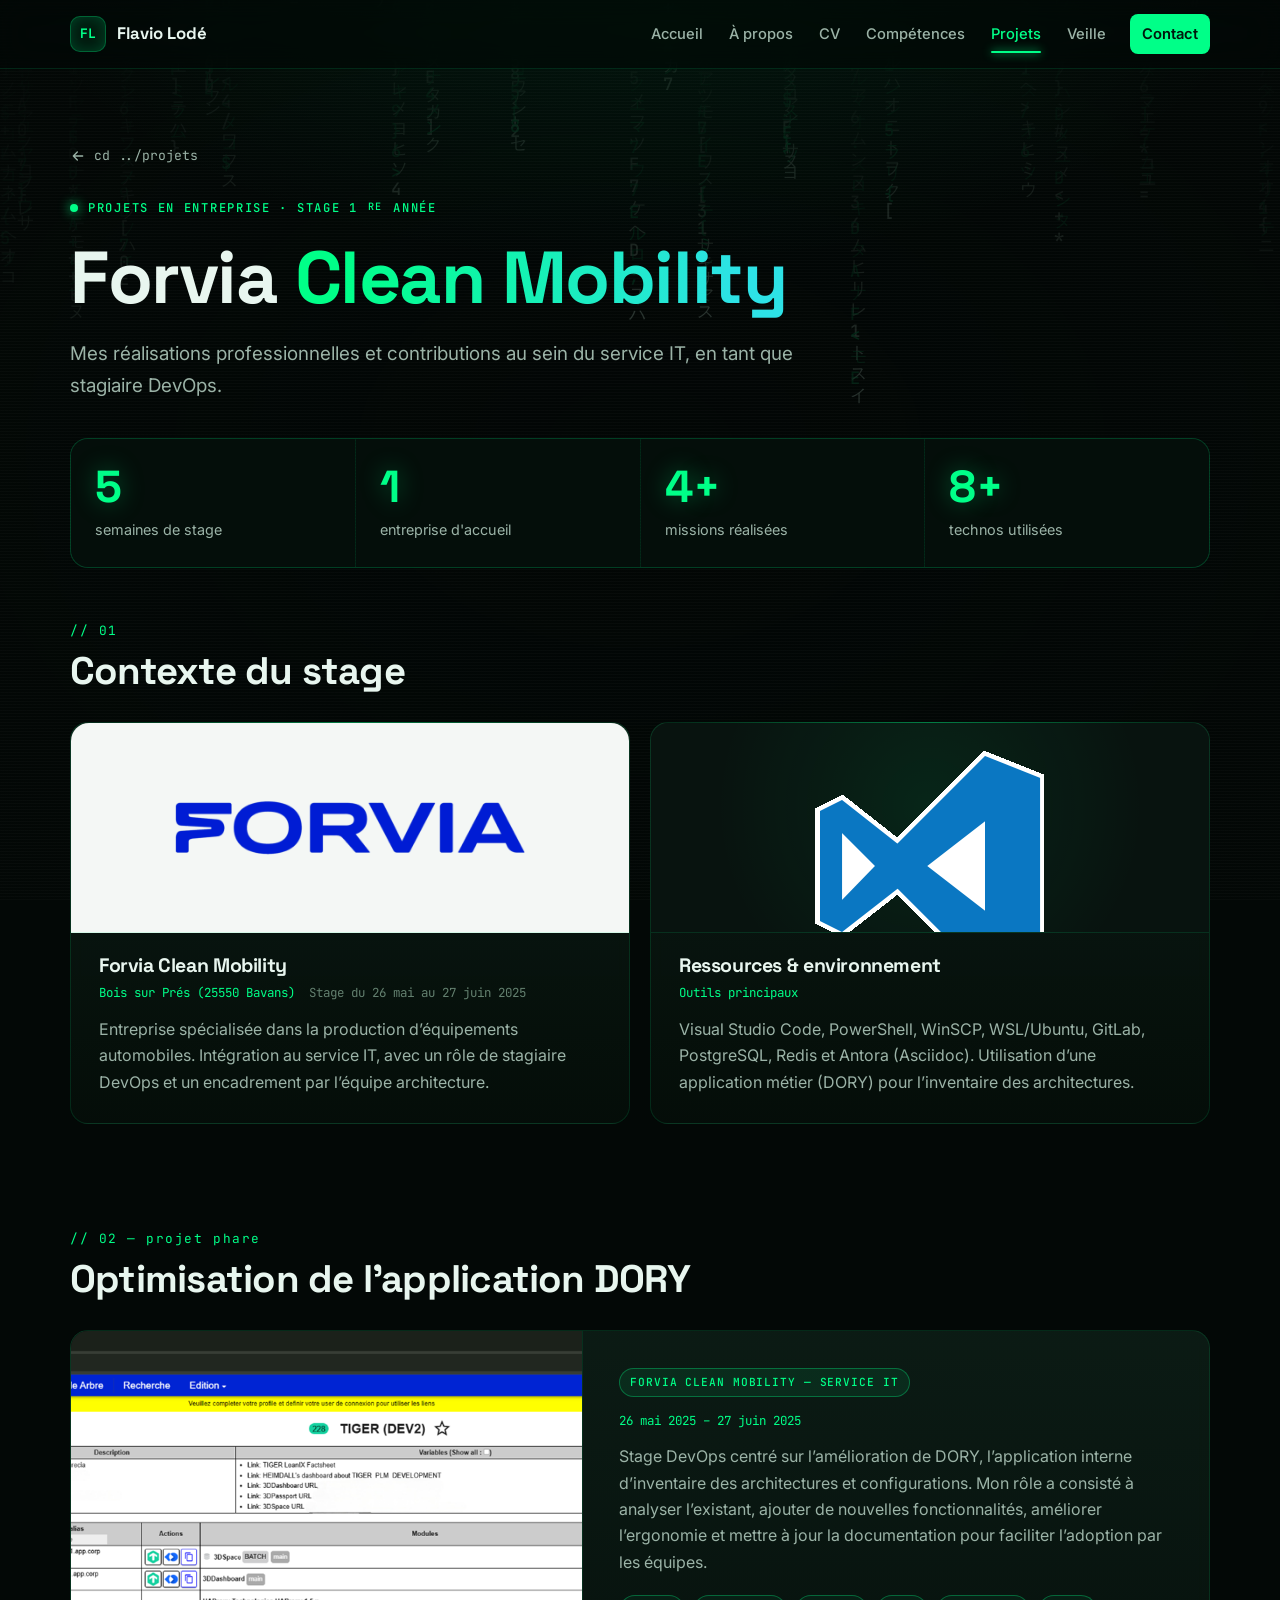
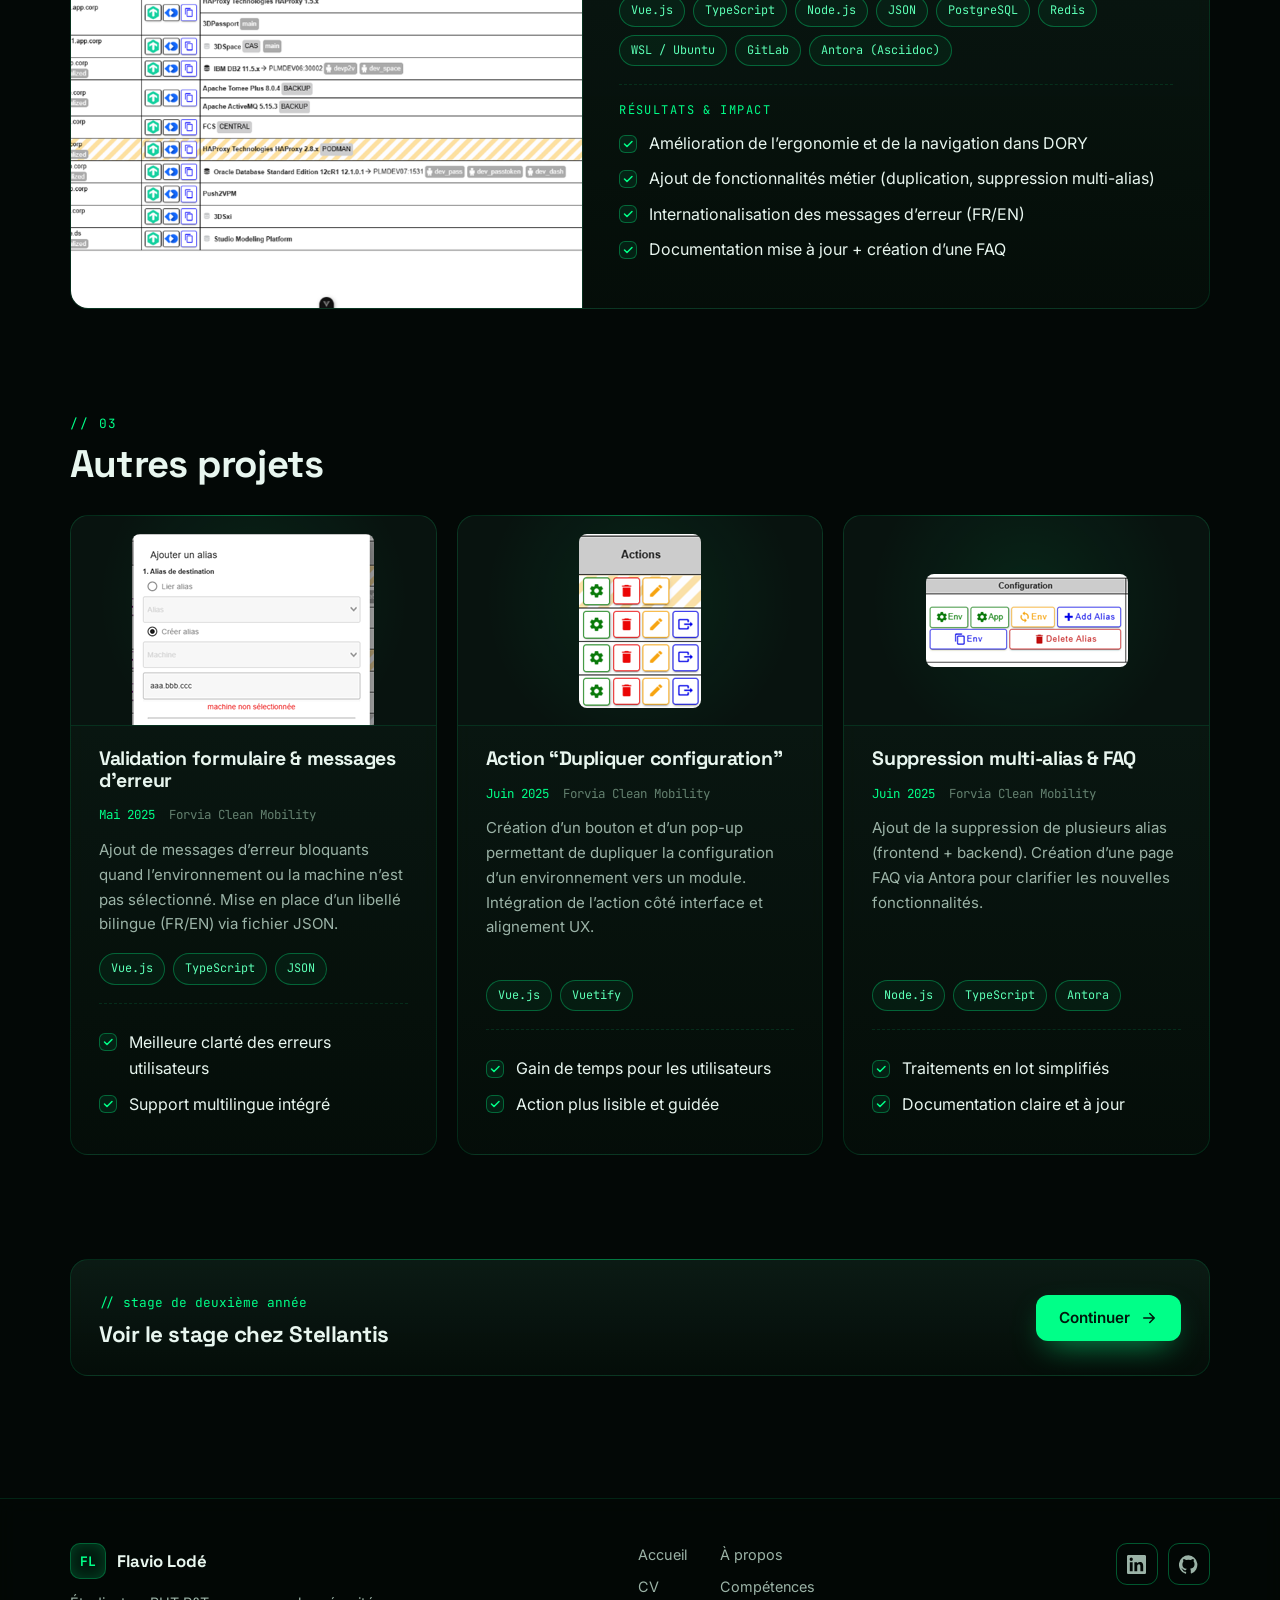
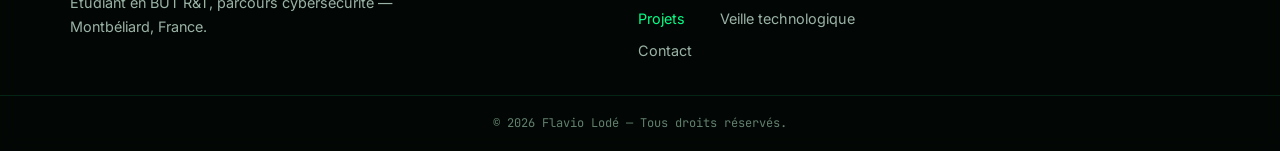
<file: projet-entreprise.html>
﻿<!DOCTYPE html>
<html lang="fr">
<head>
    <meta charset="UTF-8">
    <meta name="viewport" content="width=device-width, initial-scale=1.0">
    <title>Stage Forvia — Flavio Lodé</title>
    <meta name="description" content="Stage DevOps de Flavio Lodé chez Forvia Clean Mobility : optimisation de l'application interne DORY.">
    <meta name="theme-color" content="#030806">
    <link rel="icon" href="data:image/svg+xml,%3Csvg xmlns='http://www.w3.org/2000/svg' viewBox='0 0 64 64'%3E%3Crect width='64' height='64' rx='14' fill='%23030806'/%3E%3Ctext x='32' y='42' font-family='monospace' font-size='28' font-weight='700' fill='%2300ff88' text-anchor='middle'%3EFL%3C/text%3E%3C/svg%3E">
    <link rel="preconnect" href="https://fonts.googleapis.com">
    <link rel="preconnect" href="https://fonts.gstatic.com" crossorigin>
    <link href="https://fonts.googleapis.com/css2?family=Inter:wght@400;500;600&family=JetBrains+Mono:wght@400;500;700&family=Space+Grotesk:wght@500;600;700&display=swap" rel="stylesheet">
    <link rel="stylesheet" href="assets/css/style.css">
    <script>document.documentElement.classList.add('js');</script>
</head>
<body>
    <a class="skip-link" href="#contenu">Aller au contenu</a>
    <canvas id="matrix" aria-hidden="true"></canvas>
    <div class="bg-veil" aria-hidden="true"></div>

    <header class="site-header">
        <nav class="nav container" aria-label="Navigation principale">
            <a href="index.html" class="brand"><span class="brand-mark">FL</span><span>Flavio Lodé</span></a>
            <button class="nav-toggle" id="navToggle" type="button" aria-expanded="false" aria-controls="mainNav" aria-label="Ouvrir le menu"><span></span><span></span><span></span></button>
            <ul class="nav-links" id="mainNav">
                <li><a href="index.html">Accueil</a></li>
                <li><a href="a-propos.html">À propos</a></li>
                <li><a href="cvv.html">CV</a></li>
                <li><a href="competence.html">Compétences</a></li>
                <li><a href="projet.html" aria-current="page">Projets</a></li>
                <li><a href="veille.html">Veille</a></li>
                <li><a href="contact.html" class="nav-cta">Contact</a></li>
            </ul>
        </nav>
    </header>

    <main id="contenu">
        <section class="page-hero">
            <div class="container">
                <a href="projet.html" class="back-link reveal"><svg viewBox="0 0 24 24" fill="none" stroke="currentColor" stroke-width="2" stroke-linecap="round" stroke-linejoin="round" aria-hidden="true"><path d="M19 12H5M11 18l-6-6 6-6"/></svg>cd ../projets</a>
                <br>
                <span class="eyebrow reveal">Projets en entreprise · Stage 1<sup>re</sup> année</span>
                <h1 class="reveal d1">Forvia <span class="grad">Clean Mobility</span></h1>
                <p class="lead reveal d2">Mes réalisations professionnelles et contributions au sein du service IT, en tant que stagiaire DevOps.</p>
            </div>
        </section>

        <section class="container">
            <div class="stats reveal">
                <div class="stat"><b data-count="5">5</b><span>semaines de stage</span></div>
                <div class="stat"><b data-count="1">1</b><span>entreprise d'accueil</span></div>
                <div class="stat"><b data-count="4" data-suffix="+">4+</b><span>missions réalisées</span></div>
                <div class="stat"><b data-count="8" data-suffix="+">8+</b><span>technos utilisées</span></div>
            </div>
        </section>

        <!-- CONTEXTE -->
        <section class="section">
            <div class="container">
                <div class="section-head reveal"><div><span class="num">// 01</span><h2>Contexte du stage</h2></div></div>
                <div class="grid cols-2">
                    <article class="card reveal">
                        <div class="card-media logo"><img src="assets/img/logo-forvia.png" alt="Logo Forvia Clean Mobility" loading="lazy"></div>
                        <h3>Forvia Clean Mobility</h3>
                        <div class="card-meta"><span class="hl">Bois sur Prés (25550 Bavans)</span><span>Stage du 26 mai au 27 juin 2025</span></div>
                        <p>Entreprise spécialisée dans la production d’équipements automobiles. Intégration au service IT, avec un rôle de stagiaire DevOps et un encadrement par l’équipe architecture.</p>
                    </article>
                    <article class="card reveal d1">
                        <div class="card-media contain"><img src="assets/img/vs.png" alt="Capture d'écran de Visual Studio Code" loading="lazy"></div>
                        <h3>Ressources &amp; environnement</h3>
                        <div class="card-meta"><span class="hl">Outils principaux</span></div>
                        <p>Visual Studio Code, PowerShell, WinSCP, WSL/Ubuntu, GitLab, PostgreSQL, Redis et Antora (Asciidoc). Utilisation d’une application métier (DORY) pour l’inventaire des architectures.</p>
                    </article>
                </div>
            </div>
        </section>

        <!-- PROJET PHARE -->
        <section class="section">
            <div class="container">
                <div class="section-head reveal"><div><span class="num">// 02 — projet phare</span><h2>Optimisation de l’application DORY</h2></div></div>
                <article class="card spotlight reveal">
                    <a class="spotlight-media" href="assets/img/Image1.png" target="_blank" rel="noopener" title="Ouvrir l'image en grand">
                        <img src="assets/img/Image1.png" alt="Capture d'écran de l'application DORY — TIGER (DEV2)" loading="lazy">
                    </a>
                    <div class="spotlight-body">
                        <span class="badge">Forvia Clean Mobility — Service IT</span>
                        <div class="card-meta" style="margin-top:14px"><span class="hl">26 mai 2025 – 27 juin 2025</span></div>
                        <p>Stage DevOps centré sur l’amélioration de DORY, l’application interne d’inventaire des architectures et configurations. Mon rôle a consisté à analyser l’existant, ajouter de nouvelles fonctionnalités, améliorer l’ergonomie et mettre à jour la documentation pour faciliter l’adoption par les équipes.</p>
                        <div class="tags" style="margin-top:20px"><span class="tag">Vue.js</span><span class="tag">TypeScript</span><span class="tag">Node.js</span><span class="tag">JSON</span><span class="tag">PostgreSQL</span><span class="tag">Redis</span><span class="tag">WSL / Ubuntu</span><span class="tag">GitLab</span><span class="tag">Antora (Asciidoc)</span></div>
                        <div class="card-foot">
                            <p class="mono" style="color:var(--green);font-size:.75rem;letter-spacing:.12em;text-transform:uppercase;margin-bottom:6px">Résultats &amp; impact</p>
                            <ul class="checks">
                                <li>Amélioration de l’ergonomie et de la navigation dans DORY</li>
                                <li>Ajout de fonctionnalités métier (duplication, suppression multi-alias)</li>
                                <li>Internationalisation des messages d’erreur (FR/EN)</li>
                                <li>Documentation mise à jour + création d’une FAQ</li>
                            </ul>
                        </div>
                    </div>
                </article>
            </div>
        </section>

        <!-- AUTRES PROJETS -->
        <section class="section">
            <div class="container">
                <div class="section-head reveal"><div><span class="num">// 03</span><h2>Autres projets</h2></div></div>
                <div class="grid cols-3">
                    <article class="card card-hover proj-card reveal">
                        <a class="card-media contain" href="assets/img/Image2.png" target="_blank" rel="noopener" title="Ouvrir l'image en grand"><img src="assets/img/Image2.png" alt="Pop-up DORY « Ajouter un alias » avec le message d'erreur : machine non sélectionnée" loading="lazy"></a>
                        <h3>Validation formulaire &amp; messages d’erreur</h3>
                        <div class="card-meta"><span class="hl">Mai 2025</span><span>Forvia Clean Mobility</span></div>
                        <p>Ajout de messages d’erreur bloquants quand l’environnement ou la machine n’est pas sélectionné. Mise en place d’un libellé bilingue (FR/EN) via fichier JSON.</p>
                        <div class="tags"><span class="tag">Vue.js</span><span class="tag">TypeScript</span><span class="tag">JSON</span></div>
                        <ul class="checks card-foot"><li>Meilleure clarté des erreurs utilisateurs</li><li>Support multilingue intégré</li></ul>
                    </article>
                    <article class="card card-hover proj-card reveal d1">
                        <a class="card-media contain" href="assets/img/Image4.png" target="_blank" rel="noopener" title="Ouvrir l'image en grand"><img src="assets/img/Image4.png" alt="Capture d'écran de l'application DORY — Pop-up de duplication" loading="lazy"></a>
                        <h3>Action “Dupliquer configuration”</h3>
                        <div class="card-meta"><span class="hl">Juin 2025</span><span>Forvia Clean Mobility</span></div>
                        <p>Création d’un bouton et d’un pop-up permettant de dupliquer la configuration d’un environnement vers un module. Intégration de l’action côté interface et alignement UX.</p>
                        <div class="tags"><span class="tag">Vue.js</span><span class="tag">Vuetify</span></div>
                        <ul class="checks card-foot"><li>Gain de temps pour les utilisateurs</li><li>Action plus lisible et guidée</li></ul>
                    </article>
                    <article class="card card-hover proj-card reveal d2">
                        <a class="card-media contain" href="assets/img/Image6.png" target="_blank" rel="noopener" title="Ouvrir l'image en grand"><img src="assets/img/Image6.png" alt="Capture d'écran de la suppression multi-alias dans DORY" loading="lazy"></a>
                        <h3>Suppression multi-alias &amp; FAQ</h3>
                        <div class="card-meta"><span class="hl">Juin 2025</span><span>Forvia Clean Mobility</span></div>
                        <p>Ajout de la suppression de plusieurs alias (frontend + backend). Création d’une page FAQ via Antora pour clarifier les nouvelles fonctionnalités.</p>
                        <div class="tags"><span class="tag">Node.js</span><span class="tag">TypeScript</span><span class="tag">Antora</span></div>
                        <ul class="checks card-foot"><li>Traitements en lot simplifiés</li><li>Documentation claire et à jour</li></ul>
                    </article>
                    <!-- Pour ajouter un projet : dupliquez un bloc <article class="card card-hover proj-card"> ci-dessus -->
                </div>
            </div>
        </section>

        <section class="section">
            <div class="container">
                <a href="projet-entreprise-2.html" class="card card-hover next-step reveal">
                    <div><span class="mono" style="color:var(--green);font-size:.8rem">// stage de deuxième année</span><h3>Voir le stage chez Stellantis</h3></div>
                    <span class="btn btn-primary">Continuer <svg class="arrow" viewBox="0 0 24 24" fill="none" stroke="currentColor" stroke-width="2" stroke-linecap="round" stroke-linejoin="round" aria-hidden="true"><path d="M5 12h14M13 6l6 6-6 6"/></svg></span>
                </a>
            </div>
        </section>
    </main>

    <footer class="site-footer">
        <div class="container footer-inner">
            <div>
                <a href="index.html" class="brand"><span class="brand-mark">FL</span><span>Flavio Lodé</span></a>
                <p>Étudiant en BUT R&amp;T, parcours cybersécurité — Montbéliard, France.</p>
            </div>
            <nav class="footer-links" aria-label="Liens du pied de page">
                <a href="index.html">Accueil</a>
                <a href="a-propos.html">À propos</a>
                <a href="cvv.html">CV</a>
                <a href="competence.html">Compétences</a>
                <a href="projet.html" aria-current="page">Projets</a>
                <a href="veille.html">Veille technologique</a>
                <a href="contact.html">Contact</a>
            </nav>
            <div class="socials">
                <a class="social" href="https://www.linkedin.com/in/flavio-lode/" target="_blank" rel="noopener" aria-label="LinkedIn"><svg viewBox="0 0 24 24" fill="currentColor" aria-hidden="true"><path d="M20.45 20.45h-3.55v-5.57c0-1.33-.03-3.04-1.85-3.04-1.86 0-2.14 1.45-2.14 2.94v5.67H9.35V9h3.41v1.56h.05c.48-.9 1.64-1.85 3.37-1.85 3.6 0 4.27 2.37 4.27 5.46v6.28zM5.34 7.43a2.06 2.06 0 1 1 0-4.12 2.06 2.06 0 0 1 0 4.12zM7.12 20.45H3.56V9h3.56v11.45zM22.22 0H1.77C.79 0 0 .77 0 1.73v20.54C0 23.23.79 24 1.77 24h20.45c.98 0 1.78-.77 1.78-1.73V1.73C24 .77 23.2 0 22.22 0z"/></svg></a>
                <a class="social" href="https://github.com/flavio12ld" target="_blank" rel="noopener" aria-label="GitHub"><svg viewBox="0 0 24 24" fill="currentColor" aria-hidden="true"><path d="M12 .3a12 12 0 0 0-3.8 23.4c.6.1.8-.3.8-.6v-2.1c-3.3.7-4-1.6-4-1.6-.6-1.4-1.4-1.8-1.4-1.8-1.1-.7.1-.7.1-.7 1.2.1 1.8 1.2 1.8 1.2 1.1 1.8 2.8 1.3 3.5 1 .1-.8.4-1.3.8-1.6-2.7-.3-5.5-1.3-5.5-5.9 0-1.3.5-2.4 1.2-3.2-.1-.3-.5-1.5.1-3.2 0 0 1-.3 3.3 1.2a11.5 11.5 0 0 1 6 0C17.3 4.6 18.3 5 18.3 5c.7 1.7.3 2.9.1 3.2.8.8 1.2 1.9 1.2 3.2 0 4.6-2.8 5.6-5.5 5.9.4.4.8 1.1.8 2.2v3.3c0 .3.2.7.8.6A12 12 0 0 0 12 .3"/></svg></a>
            </div>
        </div>
        <p class="footer-copy">© <span data-year>2026</span> Flavio Lodé — Tous droits réservés.</p>
    </footer>

    <script src="assets/js/main.js" defer></script>
</body>
</html>
</file>
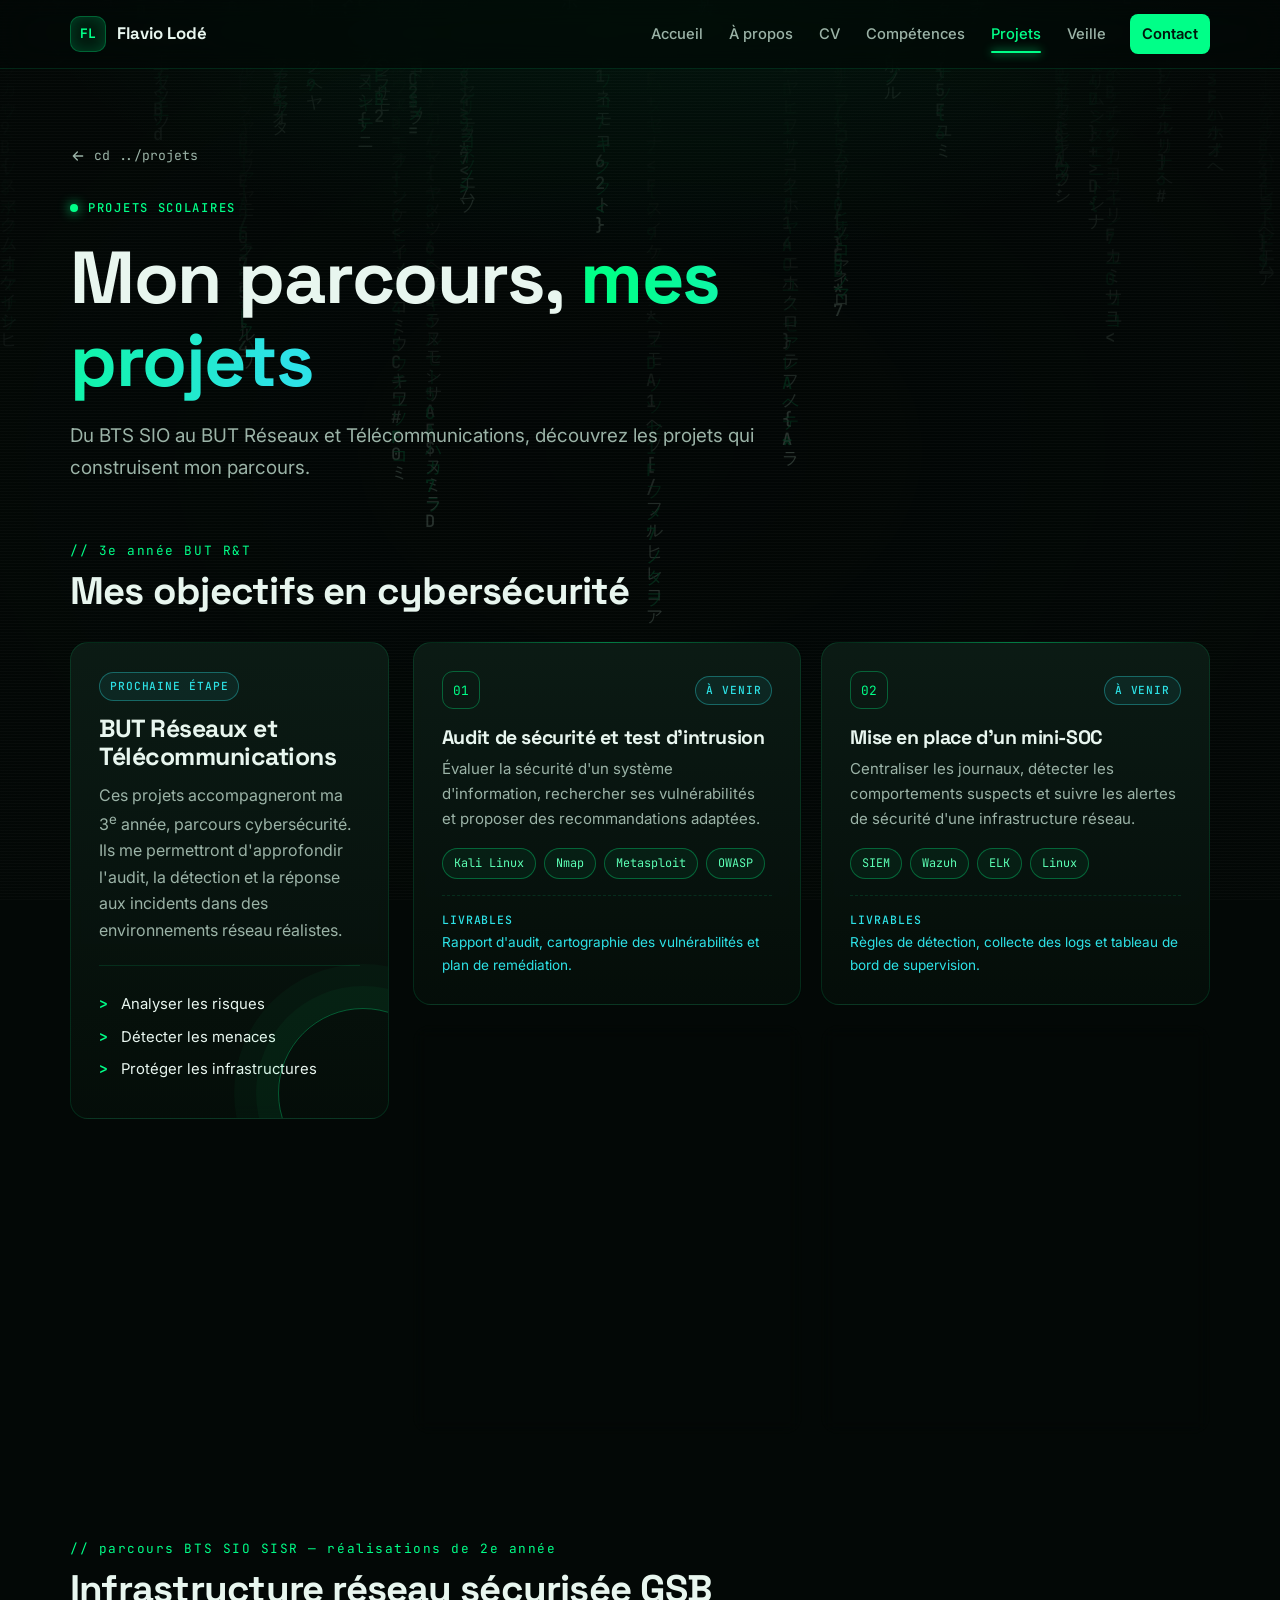
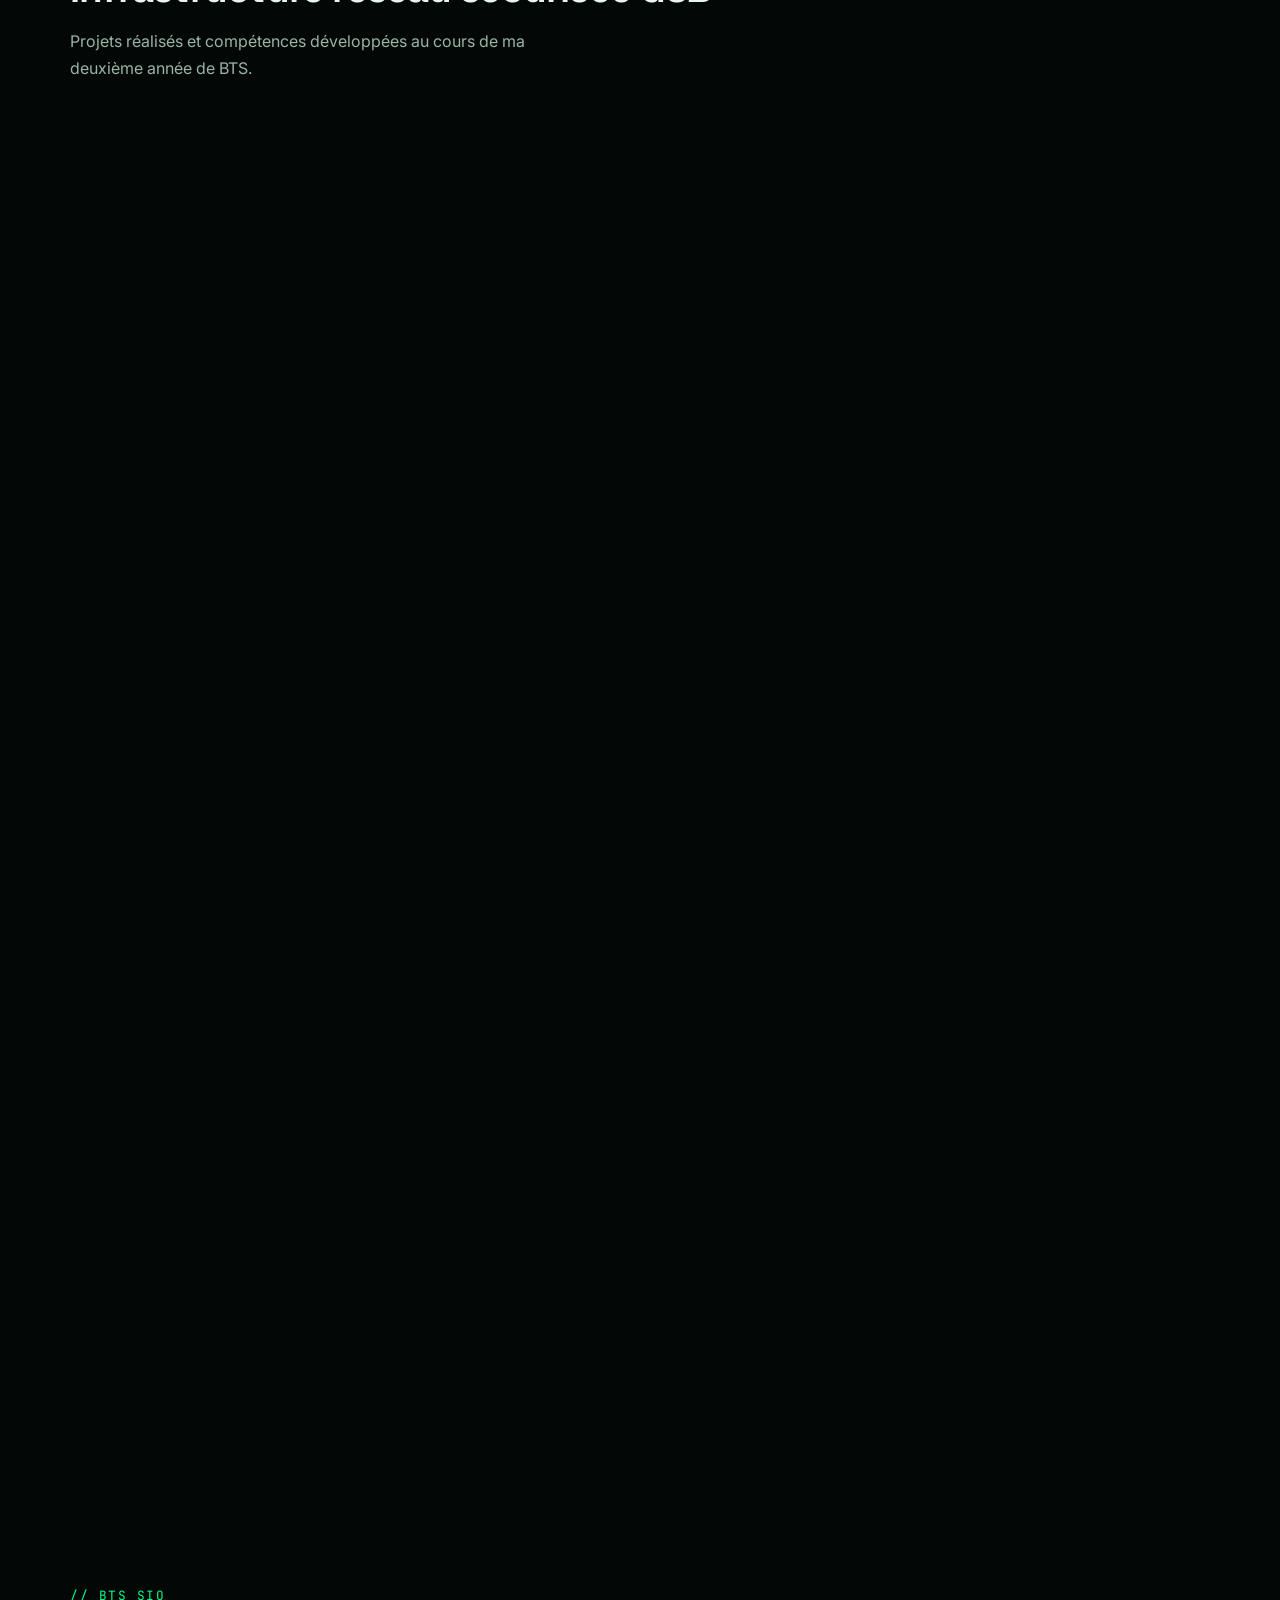
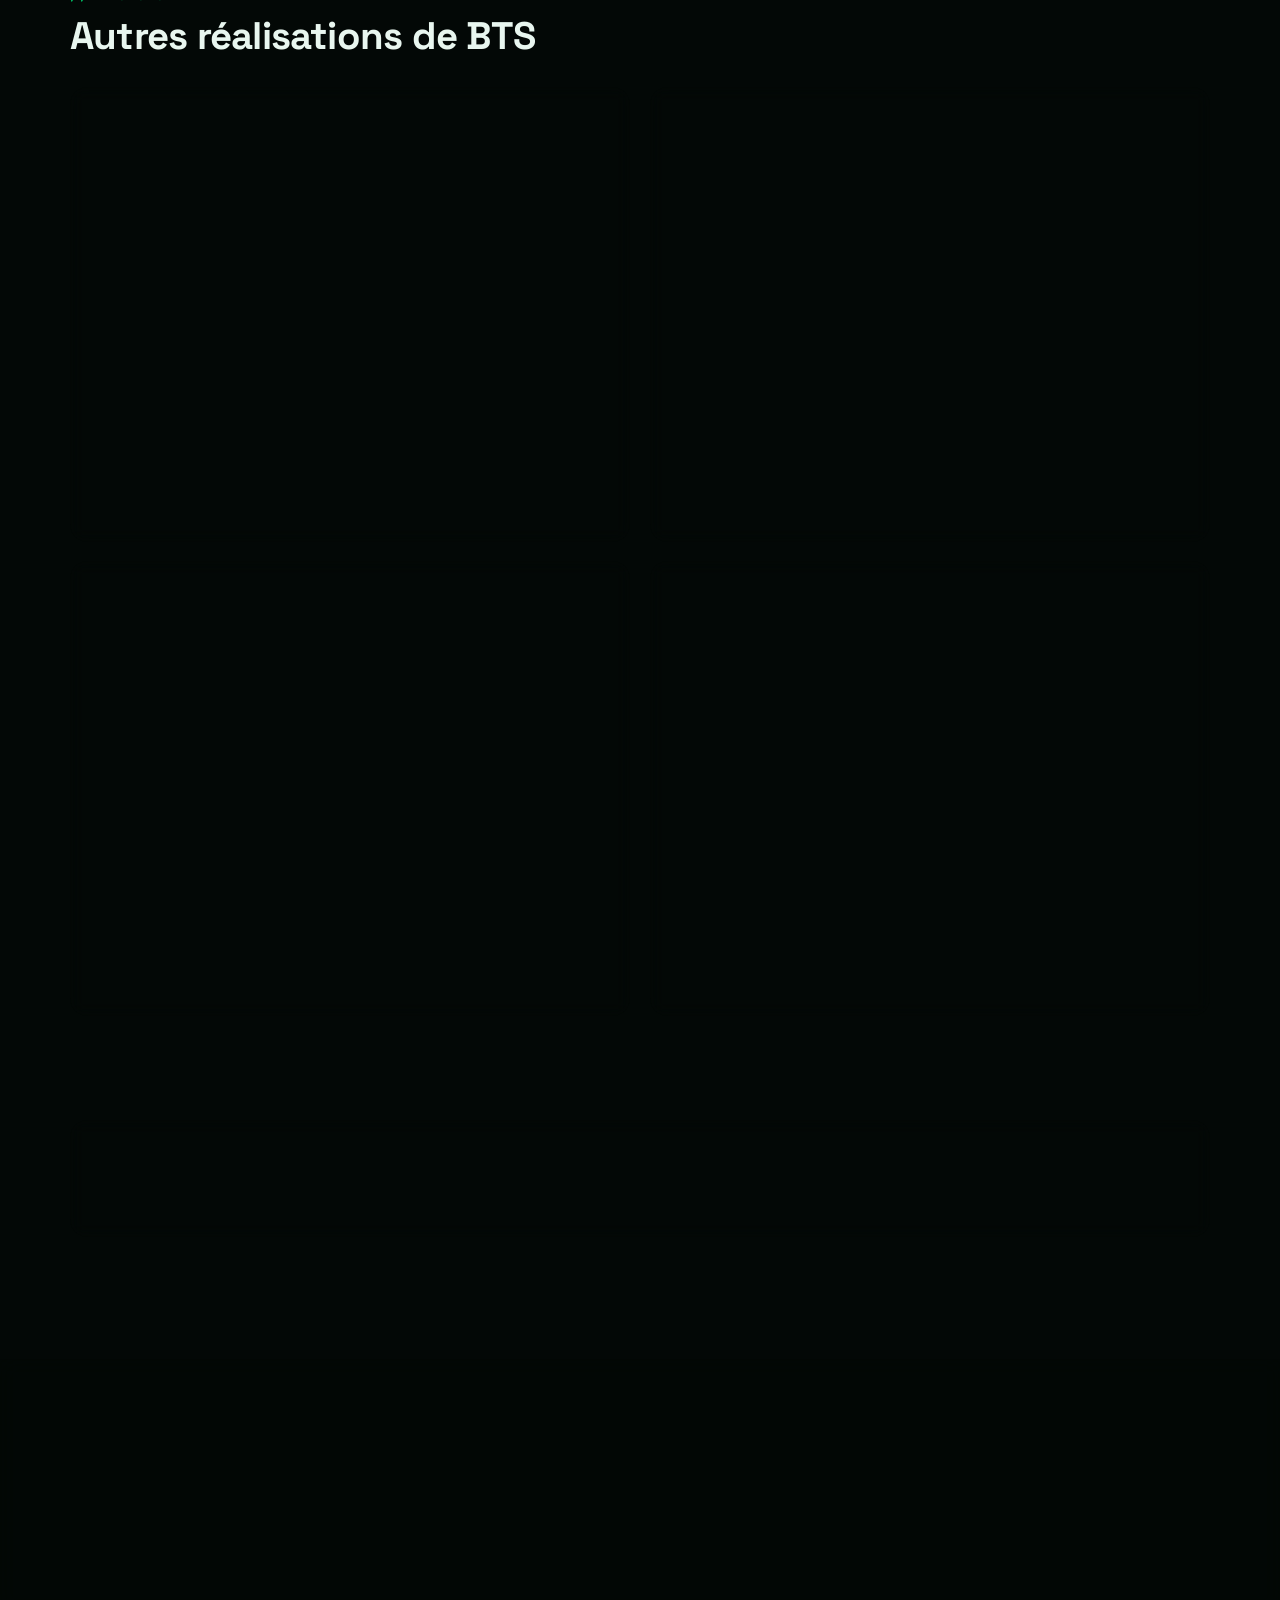
<file: projet-scolaire.html>
﻿<!DOCTYPE html>
<html lang="fr">
<head>
    <meta charset="UTF-8">
    <meta name="viewport" content="width=device-width, initial-scale=1.0">
    <title>Projets scolaires — Flavio Lodé</title>
    <meta name="description" content="Du BTS SIO au BUT R&T : infrastructure réseau sécurisée GSB, projets web et objectifs en cybersécurité.">
    <meta name="theme-color" content="#030806">
    <link rel="icon" href="data:image/svg+xml,%3Csvg xmlns='http://www.w3.org/2000/svg' viewBox='0 0 64 64'%3E%3Crect width='64' height='64' rx='14' fill='%23030806'/%3E%3Ctext x='32' y='42' font-family='monospace' font-size='28' font-weight='700' fill='%2300ff88' text-anchor='middle'%3EFL%3C/text%3E%3C/svg%3E">
    <link rel="preconnect" href="https://fonts.googleapis.com">
    <link rel="preconnect" href="https://fonts.gstatic.com" crossorigin>
    <link href="https://fonts.googleapis.com/css2?family=Inter:wght@400;500;600&family=JetBrains+Mono:wght@400;500;700&family=Space+Grotesk:wght@500;600;700&display=swap" rel="stylesheet">
    <link rel="stylesheet" href="assets/css/style.css">
    <script>document.documentElement.classList.add('js');</script>
</head>
<body>
    <a class="skip-link" href="#contenu">Aller au contenu</a>
    <canvas id="matrix" aria-hidden="true"></canvas>
    <div class="bg-veil" aria-hidden="true"></div>

    <header class="site-header">
        <nav class="nav container" aria-label="Navigation principale">
            <a href="index.html" class="brand"><span class="brand-mark">FL</span><span>Flavio Lodé</span></a>
            <button class="nav-toggle" id="navToggle" type="button" aria-expanded="false" aria-controls="mainNav" aria-label="Ouvrir le menu"><span></span><span></span><span></span></button>
            <ul class="nav-links" id="mainNav">
                <li><a href="index.html">Accueil</a></li>
                <li><a href="a-propos.html">À propos</a></li>
                <li><a href="cvv.html">CV</a></li>
                <li><a href="competence.html">Compétences</a></li>
                <li><a href="projet.html" aria-current="page">Projets</a></li>
                <li><a href="veille.html">Veille</a></li>
                <li><a href="contact.html" class="nav-cta">Contact</a></li>
            </ul>
        </nav>
    </header>

    <main id="contenu">
        <section class="page-hero">
            <div class="container">
                <a href="projet.html" class="back-link reveal"><svg viewBox="0 0 24 24" fill="none" stroke="currentColor" stroke-width="2" stroke-linecap="round" stroke-linejoin="round" aria-hidden="true"><path d="M19 12H5M11 18l-6-6 6-6"/></svg>cd ../projets</a>
                <br>
                <span class="eyebrow reveal">Projets scolaires</span>
                <h1 class="reveal d1">Mon parcours, <span class="grad">mes projets</span></h1>
                <p class="lead reveal d2">Du BTS SIO au BUT Réseaux et Télécommunications, découvrez les projets qui construisent mon parcours.</p>
            </div>
        </section>

        <!-- OBJECTIFS 3E ANNÉE -->
        <section class="section" style="padding-top:20px">
            <div class="container">
                <div class="section-head reveal">
                    <div><span class="num">// 3e année BUT R&amp;T</span><h2>Mes objectifs en cybersécurité</h2></div>
                </div>
                <div class="split">
                    <div class="card intro-panel reveal">
                        <span class="badge cyan">Prochaine étape</span>
                        <h3>BUT Réseaux et Télécommunications</h3>
                        <p>Ces projets accompagneront ma 3<sup>e</sup> année, parcours cybersécurité. Ils me permettront d'approfondir l'audit, la détection et la réponse aux incidents dans des environnements réseau réalistes.</p>
                        <ul class="list-arrow">
                            <li>Analyser les risques</li>
                            <li>Détecter les menaces</li>
                            <li>Protéger les infrastructures</li>
                        </ul>
                    </div>
                    <div class="grid cols-2">
                        <article class="card card-hover proj-card reveal">
                            <div class="top"><span class="index-num">01</span><span class="badge cyan">À venir</span></div>
                            <h3>Audit de sécurité et test d'intrusion</h3>
                            <p>Évaluer la sécurité d'un système d'information, rechercher ses vulnérabilités et proposer des recommandations adaptées.</p>
                            <div class="tags"><span class="tag">Kali Linux</span><span class="tag">Nmap</span><span class="tag">Metasploit</span><span class="tag">OWASP</span></div>
                            <div class="deliverable"><b>Livrables</b>Rapport d'audit, cartographie des vulnérabilités et plan de remédiation.</div>
                        </article>
                        <article class="card card-hover proj-card reveal d1">
                            <div class="top"><span class="index-num">02</span><span class="badge cyan">À venir</span></div>
                            <h3>Mise en place d'un mini-SOC</h3>
                            <p>Centraliser les journaux, détecter les comportements suspects et suivre les alertes de sécurité d'une infrastructure réseau.</p>
                            <div class="tags"><span class="tag">SIEM</span><span class="tag">Wazuh</span><span class="tag">ELK</span><span class="tag">Linux</span></div>
                            <div class="deliverable"><b>Livrables</b>Règles de détection, collecte des logs et tableau de bord de supervision.</div>
                        </article>
                        <article class="card card-hover proj-card reveal">
                            <div class="top"><span class="index-num">03</span><span class="badge cyan">À venir</span></div>
                            <h3>Réponse à incident et forensique</h3>
                            <p>Simuler une compromission pour identifier l'origine de l'incident, préserver les preuves et formaliser une procédure de réponse.</p>
                            <div class="tags"><span class="tag">Forensique</span><span class="tag">YARA</span><span class="tag">MITRE ATT&amp;CK</span></div>
                            <div class="deliverable"><b>Livrables</b>Chronologie de l'attaque, indicateurs de compromission et procédure de crise.</div>
                        </article>
                        <article class="card card-hover proj-card reveal d1">
                            <div class="top"><span class="index-num">04</span><span class="badge cyan">À venir</span></div>
                            <h3>Sécurisation d'une infrastructure réseau</h3>
                            <p>Concevoir une architecture résiliente intégrant le cloisonnement, le contrôle des accès, le chiffrement et le durcissement des équipements.</p>
                            <div class="tags"><span class="tag">VLAN</span><span class="tag">Firewall</span><span class="tag">VPN</span><span class="tag">802.1X</span></div>
                            <div class="deliverable"><b>Livrables</b>Architecture documentée, politique de filtrage et tests de sécurité.</div>
                        </article>
                    </div>
                </div>
            </div>
        </section>

        <!-- GSB -->
        <section class="section">
            <div class="container">
                <div class="section-head reveal">
                    <div><span class="num">// parcours BTS SIO SISR — réalisations de 2e année</span><h2>Infrastructure réseau sécurisée GSB</h2></div>
                    <p>Projets réalisés et compétences développées au cours de ma deuxième année de BTS.</p>
                </div>
                <div class="split">
                    <div class="card intro-panel reveal">
                        <span class="badge">Projet réalisé</span>
                        <h3>Infrastructure réseau sécurisée</h3>
                        <p>Un projet d'infrastructure réalisé en 2<sup>e</sup> année de BTS SIO SISR, autour de la segmentation réseau, des services Windows et de la haute disponibilité.</p>
                        <ul class="list-arrow">
                            <li>Administrer les services réseau</li>
                            <li>Sécuriser l'infrastructure</li>
                            <li>Documenter la solution</li>
                        </ul>
                    </div>

                    <article class="card feature reveal d1">
                        <div class="top" style="display:flex;justify-content:space-between;align-items:center"><span class="index-num">01</span><span class="badge">Réalisé</span></div>
                        <h3>Mise en place d'une infrastructure réseau sécurisée (SISR)</h3>
                        <div class="card-meta"><span class="hl">Mars 2025 – Décembre 2025</span><span>BTS SIO SISR</span></div>
                        <p>Conception et déploiement d'une infrastructure réseau d'entreprise sécurisée avec segmentation VLAN, gestion Active Directory, DHCP, DNS et haute disponibilité. Projet complet montrant les compétences en infrastructure systèmes et réseaux.</p>

                        <div class="block">
                            <h4>Technologies utilisées</h4>
                            <div class="tags"><span class="tag">Windows Server</span><span class="tag">Active Directory</span><span class="tag">DHCP</span><span class="tag">DNS</span><span class="tag">VLAN</span><span class="tag">PowerShell</span><span class="tag">Cisco</span><span class="tag">Proxmox</span></div>
                        </div>

                        <div class="block">
                            <h4>Phases du projet</h4>
                            <div class="phases">
                                <div class="phase"><span>Partie 1</span><b>Mise en place réseau et VMs</b></div>
                                <div class="phase"><span>Partie 2</span><b>Automatisation &amp; Service Qualité</b></div>
                                <div class="phase"><span>Partie 3</span><b>Haute disponibilité &amp; secours</b></div>
                            </div>
                            <ul class="list-arrow" style="margin-top:14px">
                                <li>Segmentation réseau (VLAN 78)</li>
                                <li>Configuration des switchs L2/L3</li>
                                <li>Synchronisation AD/DNS/DHCP</li>
                            </ul>
                        </div>

                        <div class="block">
                            <h4>Résultats &amp; apprentissages</h4>
                            <ul class="checks">
                                <li>Infrastructure sécurisée et scalable déployée</li>
                                <li>Automatisation via PowerShell et GPO réussie</li>
                                <li>Haute disponibilité configurée avec basculement</li>
                                <li>Documentation technique complète fournie</li>
                            </ul>
                        </div>

                        <div class="block">
                            <h4>Outils et logiciels</h4>
                            <div class="tool-gallery">
                                <div class="tool-tile"><div class="box"><img src="assets/img/proxmox.png" alt=""></div>Proxmox</div>
                                <div class="tool-tile"><div class="box"><img src="assets/img/cisco.png" alt=""></div>Cisco</div>
                                <div class="tool-tile"><div class="box"><img src="assets/img/AD.avif" alt=""></div>Active Directory</div>
                                <div class="tool-tile"><div class="box"><img src="assets/img/powershell.png" alt=""></div>PowerShell</div>
                                <div class="tool-tile"><div class="box"><img src="assets/img/windows-server.png" alt=""></div>Windows Server</div>
                            </div>
                            <a href="assets/img/schema.png" target="_blank" rel="noopener" class="btn btn-ghost btn-sm" style="margin-top:20px">
                                <svg viewBox="0 0 24 24" fill="none" stroke="currentColor" stroke-width="2" stroke-linecap="round" stroke-linejoin="round" aria-hidden="true"><path d="M2 12s3.6-7 10-7 10 7 10 7-3.6 7-10 7S2 12 2 12z"/><circle cx="12" cy="12" r="3"/></svg>
                                Voir le schéma réseau
                            </a>
                        </div>

                        <div class="block">
                            <h4>Documentation &amp; fichiers du projet</h4>
                            <div class="docs">
                                <a class="doc" href="PDF/Infra-GSB-Lode%20(4).pdf" target="_blank" rel="noopener">
                                    <span class="ico"><svg viewBox="0 0 24 24" fill="none" stroke="currentColor" stroke-width="2" stroke-linecap="round" stroke-linejoin="round" aria-hidden="true"><path d="M14 3H6a2 2 0 0 0-2 2v14a2 2 0 0 0 2 2h12a2 2 0 0 0 2-2V9l-6-6z"/><path d="M14 3v6h6M8 13h8M8 17h5"/></svg></span>
                                    <span><b>Documentation principale</b><p>Description détaillée du projet, architecture et implémentation</p><span class="open">Voir le PDF ↗</span></span>
                                </a>
                                <a class="doc" href="PDF/Documentation%20_%20Haute%20Disponibilit%C3%A9%20et%20Tol%C3%A9rance%20aux%20Pannes%20(1).pdf" target="_blank" rel="noopener">
                                    <span class="ico"><svg viewBox="0 0 24 24" fill="none" stroke="currentColor" stroke-width="2" stroke-linecap="round" stroke-linejoin="round" aria-hidden="true"><path d="M12 3l9 5-9 5-9-5 9-5z"/><path d="M3 13l9 5 9-5"/></svg></span>
                                    <span><b>Guide Haute Disponibilité</b><p>Configuration de la redondance et tolérance aux pannes</p><span class="open">Voir le PDF ↗</span></span>
                                </a>
                            </div>
                        </div>
                    </article>
                </div>
            </div>
        </section>

        <!-- AUTRES RÉALISATIONS -->
        <section class="section">
            <div class="container">
                <div class="section-head reveal">
                    <div><span class="num">// BTS SIO</span><h2>Autres réalisations de BTS</h2></div>
                </div>
                <div class="grid cols-2">
                    <article class="card card-hover proj-card reveal">
                        <div class="top"><span class="index-num">02</span><span class="badge">Réalisé</span></div>
                        <h3>Site Vitrine</h3>
                        <div class="card-meta"><span class="hl">2024 – 2025</span></div>
                        <p>Création d'un site vitrine responsive et optimisé SEO avec pages institutionnelles, présentation d'offres et formulaire de contact dynamique.</p>
                        <div class="tags"><span class="tag">HTML5</span><span class="tag">CSS3</span><span class="tag">JavaScript</span><span class="tag">Responsive</span></div>
                        <ul class="checks card-foot"><li>Design moderne et épuré</li><li>Score SEO optimisé</li><li>Mobile-first responsive</li></ul>
                    </article>
                    <article class="card card-hover proj-card reveal d1">
                        <div class="top"><span class="index-num">03</span><span class="badge">Réalisé</span></div>
                        <h3>Portfolio Personnel</h3>
                        <div class="card-meta"><span class="hl">2025</span></div>
                        <p>Développement d'un portfolio personnel présentant mes compétences, réalisations, expériences et projets. Site de démonstration de mes capacités en développement web.</p>
                        <div class="tags"><span class="tag">HTML5</span><span class="tag">Tailwind CSS</span><span class="tag">JavaScript</span><span class="tag">Animations</span></div>
                        <ul class="checks card-foot"><li>Design moderne avec animations</li><li>Présentation professionnelle</li><li>Totalement responsive</li></ul>
                    </article>
                    <article class="card card-hover proj-card reveal">
                        <div class="top"><span class="index-num">04</span><span class="badge">Réalisé</span></div>
                        <h3>Gestion de Boutique</h3>
                        <div class="card-meta"><span class="hl">2024</span></div>
                        <p>Développement d'une boutique en ligne avec gestion du catalogue produits, panier d'achat, système de paiement et administration back-end.</p>
                        <div class="tags"><span class="tag">PHP</span><span class="tag">MySQL</span><span class="tag">JavaScript</span><span class="tag">Stripe</span></div>
                        <ul class="checks card-foot"><li>Panier et checkout fonctionnels</li><li>Base de données optimisée</li><li>Système de paiement intégré</li></ul>
                    </article>
                    <article class="card card-hover proj-card reveal d1">
                        <div class="top"><span class="index-num">05</span><span class="badge">Réalisé</span></div>
                        <h3>Aménagement Salle 109</h3>
                        <div class="card-meta"><span class="hl">2024 – 2025</span></div>
                        <p>Projet d'aménagement et de rénovation de salle de classe incluant la planification, l'organisation spatiale et l'optimisation de l'environnement pédagogique.</p>
                        <div class="tags"><span class="tag">Planification</span><span class="tag">Design spatial</span><span class="tag">Organisation</span><span class="tag">Gestion projet</span></div>
                        <ul class="checks card-foot"><li>Optimisation de l'espace classe</li><li>Amélioration de l'environnement pédagogique</li><li>Projet réalisé et livré</li></ul>
                    </article>
                </div>
            </div>
        </section>

        <section class="section">
            <div class="container">
                <div class="card next-step reveal">
                    <div><span class="num mono" style="color:var(--green);font-size:.8rem">// et en entreprise ?</span><h3>Découvrir mes stages chez Forvia et Stellantis</h3></div>
                    <div class="hero-actions" style="margin-top:0">
                        <a href="projet-entreprise.html" class="btn btn-ghost">Stage 1<sup>re</sup> année</a>
                        <a href="projet-entreprise-2.html" class="btn btn-primary">Stage 2<sup>e</sup> année <svg class="arrow" viewBox="0 0 24 24" fill="none" stroke="currentColor" stroke-width="2" stroke-linecap="round" stroke-linejoin="round" aria-hidden="true"><path d="M5 12h14M13 6l6 6-6 6"/></svg></a>
                    </div>
                </div>
            </div>
        </section>
    </main>

    <footer class="site-footer">
        <div class="container footer-inner">
            <div>
                <a href="index.html" class="brand"><span class="brand-mark">FL</span><span>Flavio Lodé</span></a>
                <p>Étudiant en BUT R&amp;T, parcours cybersécurité — Montbéliard, France.</p>
            </div>
            <nav class="footer-links" aria-label="Liens du pied de page">
                <a href="index.html">Accueil</a>
                <a href="a-propos.html">À propos</a>
                <a href="cvv.html">CV</a>
                <a href="competence.html">Compétences</a>
                <a href="projet.html" aria-current="page">Projets</a>
                <a href="veille.html">Veille technologique</a>
                <a href="contact.html">Contact</a>
            </nav>
            <div class="socials">
                <a class="social" href="https://www.linkedin.com/in/flavio-lode/" target="_blank" rel="noopener" aria-label="LinkedIn"><svg viewBox="0 0 24 24" fill="currentColor" aria-hidden="true"><path d="M20.45 20.45h-3.55v-5.57c0-1.33-.03-3.04-1.85-3.04-1.86 0-2.14 1.45-2.14 2.94v5.67H9.35V9h3.41v1.56h.05c.48-.9 1.64-1.85 3.37-1.85 3.6 0 4.27 2.37 4.27 5.46v6.28zM5.34 7.43a2.06 2.06 0 1 1 0-4.12 2.06 2.06 0 0 1 0 4.12zM7.12 20.45H3.56V9h3.56v11.45zM22.22 0H1.77C.79 0 0 .77 0 1.73v20.54C0 23.23.79 24 1.77 24h20.45c.98 0 1.78-.77 1.78-1.73V1.73C24 .77 23.2 0 22.22 0z"/></svg></a>
                <a class="social" href="https://github.com/flavio12ld" target="_blank" rel="noopener" aria-label="GitHub"><svg viewBox="0 0 24 24" fill="currentColor" aria-hidden="true"><path d="M12 .3a12 12 0 0 0-3.8 23.4c.6.1.8-.3.8-.6v-2.1c-3.3.7-4-1.6-4-1.6-.6-1.4-1.4-1.8-1.4-1.8-1.1-.7.1-.7.1-.7 1.2.1 1.8 1.2 1.8 1.2 1.1 1.8 2.8 1.3 3.5 1 .1-.8.4-1.3.8-1.6-2.7-.3-5.5-1.3-5.5-5.9 0-1.3.5-2.4 1.2-3.2-.1-.3-.5-1.5.1-3.2 0 0 1-.3 3.3 1.2a11.5 11.5 0 0 1 6 0C17.3 4.6 18.3 5 18.3 5c.7 1.7.3 2.9.1 3.2.8.8 1.2 1.9 1.2 3.2 0 4.6-2.8 5.6-5.5 5.9.4.4.8 1.1.8 2.2v3.3c0 .3.2.7.8.6A12 12 0 0 0 12 .3"/></svg></a>
            </div>
        </div>
        <p class="footer-copy">© <span data-year>2026</span> Flavio Lodé — Tous droits réservés.</p>
    </footer>

    <script src="assets/js/main.js" defer></script>
</body>
</html>
</file>
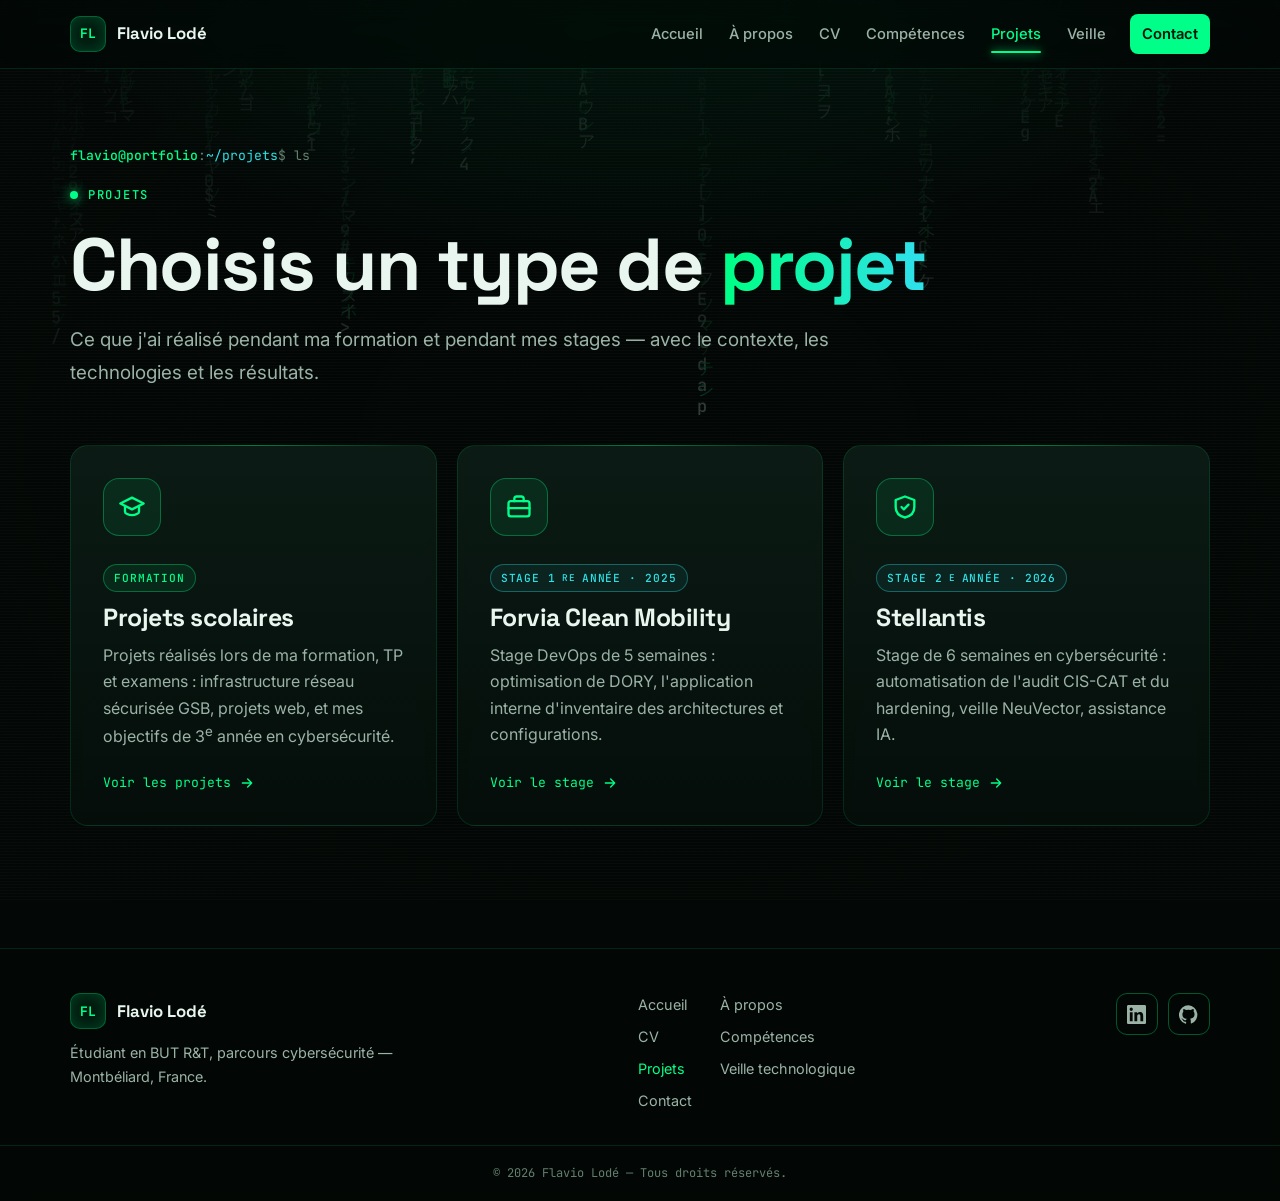
<file: projet.html>
﻿<!DOCTYPE html>
<html lang="fr">
<head>
    <meta charset="UTF-8">
    <meta name="viewport" content="width=device-width, initial-scale=1.0">
    <title>Projets — Flavio Lodé</title>
    <meta name="description" content="Projets scolaires et projets en entreprise de Flavio Lodé : infrastructure réseau, automatisation, développement.">
    <meta name="theme-color" content="#030806">
    <link rel="icon" href="data:image/svg+xml,%3Csvg xmlns='http://www.w3.org/2000/svg' viewBox='0 0 64 64'%3E%3Crect width='64' height='64' rx='14' fill='%23030806'/%3E%3Ctext x='32' y='42' font-family='monospace' font-size='28' font-weight='700' fill='%2300ff88' text-anchor='middle'%3EFL%3C/text%3E%3C/svg%3E">
    <link rel="preconnect" href="https://fonts.googleapis.com">
    <link rel="preconnect" href="https://fonts.gstatic.com" crossorigin>
    <link href="https://fonts.googleapis.com/css2?family=Inter:wght@400;500;600&family=JetBrains+Mono:wght@400;500;700&family=Space+Grotesk:wght@500;600;700&display=swap" rel="stylesheet">
    <link rel="stylesheet" href="assets/css/style.css">
    <script>document.documentElement.classList.add('js');</script>
</head>
<body>
    <a class="skip-link" href="#contenu">Aller au contenu</a>
    <canvas id="matrix" aria-hidden="true"></canvas>
    <div class="bg-veil" aria-hidden="true"></div>

    <header class="site-header">
        <nav class="nav container" aria-label="Navigation principale">
            <a href="index.html" class="brand"><span class="brand-mark">FL</span><span>Flavio Lodé</span></a>
            <button class="nav-toggle" id="navToggle" type="button" aria-expanded="false" aria-controls="mainNav" aria-label="Ouvrir le menu"><span></span><span></span><span></span></button>
            <ul class="nav-links" id="mainNav">
                <li><a href="index.html">Accueil</a></li>
                <li><a href="a-propos.html">À propos</a></li>
                <li><a href="cvv.html">CV</a></li>
                <li><a href="competence.html">Compétences</a></li>
                <li><a href="projet.html" aria-current="page">Projets</a></li>
                <li><a href="veille.html">Veille</a></li>
                <li><a href="contact.html" class="nav-cta">Contact</a></li>
            </ul>
        </nav>
    </header>

    <main id="contenu">
        <section class="page-hero">
            <div class="container">
                <p class="prompt reveal"><b>flavio@portfolio</b>:<i>~/projets</i>$ ls</p>
                <span class="eyebrow reveal" style="margin-top:18px">Projets</span>
                <h1 class="reveal d1">Choisis un type de <span class="grad">projet</span></h1>
                <p class="lead reveal d2">Ce que j'ai réalisé pendant ma formation et pendant mes stages — avec le contexte, les technologies et les résultats.</p>
            </div>
        </section>

        <section class="section" style="padding-top:20px">
            <div class="container grid cols-3">
                <a href="projet-scolaire.html" class="card card-hover hub-card reveal">
                    <div class="ico"><svg viewBox="0 0 24 24" fill="none" stroke="currentColor" stroke-width="2" stroke-linecap="round" stroke-linejoin="round" aria-hidden="true"><path d="M2 9l10-5 10 5-10 5L2 9z"/><path d="M6 11v5c0 1.5 3 3 6 3s6-1.5 6-3v-5"/></svg></div>
                    <span class="badge" style="align-self:flex-start;margin-bottom:12px">Formation</span>
                    <h2>Projets scolaires</h2>
                    <p>Projets réalisés lors de ma formation, TP et examens : infrastructure réseau sécurisée GSB, projets web, et mes objectifs de 3<sup>e</sup> année en cybersécurité.</p>
                    <span class="more">Voir les projets <svg viewBox="0 0 24 24" fill="none" stroke="currentColor" stroke-width="2" stroke-linecap="round" stroke-linejoin="round" aria-hidden="true"><path d="M5 12h14M13 6l6 6-6 6"/></svg></span>
                </a>
                <a href="projet-entreprise.html" class="card card-hover hub-card reveal d1">
                    <div class="ico"><svg viewBox="0 0 24 24" fill="none" stroke="currentColor" stroke-width="2" stroke-linecap="round" stroke-linejoin="round" aria-hidden="true"><rect x="3" y="7" width="18" height="13" rx="2"/><path d="M8 7V5a2 2 0 0 1 2-2h4a2 2 0 0 1 2 2v2M3 13h18"/></svg></div>
                    <span class="badge cyan" style="align-self:flex-start;margin-bottom:12px">Stage 1<sup>re</sup> année · 2025</span>
                    <h2>Forvia Clean Mobility</h2>
                    <p>Stage DevOps de 5 semaines : optimisation de DORY, l'application interne d'inventaire des architectures et configurations.</p>
                    <span class="more">Voir le stage <svg viewBox="0 0 24 24" fill="none" stroke="currentColor" stroke-width="2" stroke-linecap="round" stroke-linejoin="round" aria-hidden="true"><path d="M5 12h14M13 6l6 6-6 6"/></svg></span>
                </a>
                <a href="projet-entreprise-2.html" class="card card-hover hub-card reveal d2">
                    <div class="ico"><svg viewBox="0 0 24 24" fill="none" stroke="currentColor" stroke-width="2" stroke-linecap="round" stroke-linejoin="round" aria-hidden="true"><path d="M12 3l8 3v6c0 5-3.5 8-8 9-4.5-1-8-4-8-9V6l8-3z"/><path d="M9 12l2 2 4-4"/></svg></div>
                    <span class="badge cyan" style="align-self:flex-start;margin-bottom:12px">Stage 2<sup>e</sup> année · 2026</span>
                    <h2>Stellantis</h2>
                    <p>Stage de 6 semaines en cybersécurité : automatisation de l'audit CIS-CAT et du hardening, veille NeuVector, assistance IA.</p>
                    <span class="more">Voir le stage <svg viewBox="0 0 24 24" fill="none" stroke="currentColor" stroke-width="2" stroke-linecap="round" stroke-linejoin="round" aria-hidden="true"><path d="M5 12h14M13 6l6 6-6 6"/></svg></span>
                </a>
            </div>
        </section>
    </main>

    <footer class="site-footer">
        <div class="container footer-inner">
            <div>
                <a href="index.html" class="brand"><span class="brand-mark">FL</span><span>Flavio Lodé</span></a>
                <p>Étudiant en BUT R&amp;T, parcours cybersécurité — Montbéliard, France.</p>
            </div>
            <nav class="footer-links" aria-label="Liens du pied de page">
                <a href="index.html">Accueil</a>
                <a href="a-propos.html">À propos</a>
                <a href="cvv.html">CV</a>
                <a href="competence.html">Compétences</a>
                <a href="projet.html" aria-current="page">Projets</a>
                <a href="veille.html">Veille technologique</a>
                <a href="contact.html">Contact</a>
            </nav>
            <div class="socials">
                <a class="social" href="https://www.linkedin.com/in/flavio-lode/" target="_blank" rel="noopener" aria-label="LinkedIn"><svg viewBox="0 0 24 24" fill="currentColor" aria-hidden="true"><path d="M20.45 20.45h-3.55v-5.57c0-1.33-.03-3.04-1.85-3.04-1.86 0-2.14 1.45-2.14 2.94v5.67H9.35V9h3.41v1.56h.05c.48-.9 1.64-1.85 3.37-1.85 3.6 0 4.27 2.37 4.27 5.46v6.28zM5.34 7.43a2.06 2.06 0 1 1 0-4.12 2.06 2.06 0 0 1 0 4.12zM7.12 20.45H3.56V9h3.56v11.45zM22.22 0H1.77C.79 0 0 .77 0 1.73v20.54C0 23.23.79 24 1.77 24h20.45c.98 0 1.78-.77 1.78-1.73V1.73C24 .77 23.2 0 22.22 0z"/></svg></a>
                <a class="social" href="https://github.com/flavio12ld" target="_blank" rel="noopener" aria-label="GitHub"><svg viewBox="0 0 24 24" fill="currentColor" aria-hidden="true"><path d="M12 .3a12 12 0 0 0-3.8 23.4c.6.1.8-.3.8-.6v-2.1c-3.3.7-4-1.6-4-1.6-.6-1.4-1.4-1.8-1.4-1.8-1.1-.7.1-.7.1-.7 1.2.1 1.8 1.2 1.8 1.2 1.1 1.8 2.8 1.3 3.5 1 .1-.8.4-1.3.8-1.6-2.7-.3-5.5-1.3-5.5-5.9 0-1.3.5-2.4 1.2-3.2-.1-.3-.5-1.5.1-3.2 0 0 1-.3 3.3 1.2a11.5 11.5 0 0 1 6 0C17.3 4.6 18.3 5 18.3 5c.7 1.7.3 2.9.1 3.2.8.8 1.2 1.9 1.2 3.2 0 4.6-2.8 5.6-5.5 5.9.4.4.8 1.1.8 2.2v3.3c0 .3.2.7.8.6A12 12 0 0 0 12 .3"/></svg></a>
            </div>
        </div>
        <p class="footer-copy">© <span data-year>2026</span> Flavio Lodé — Tous droits réservés.</p>
    </footer>

    <script src="assets/js/main.js" defer></script>
</body>
</html>
</file>
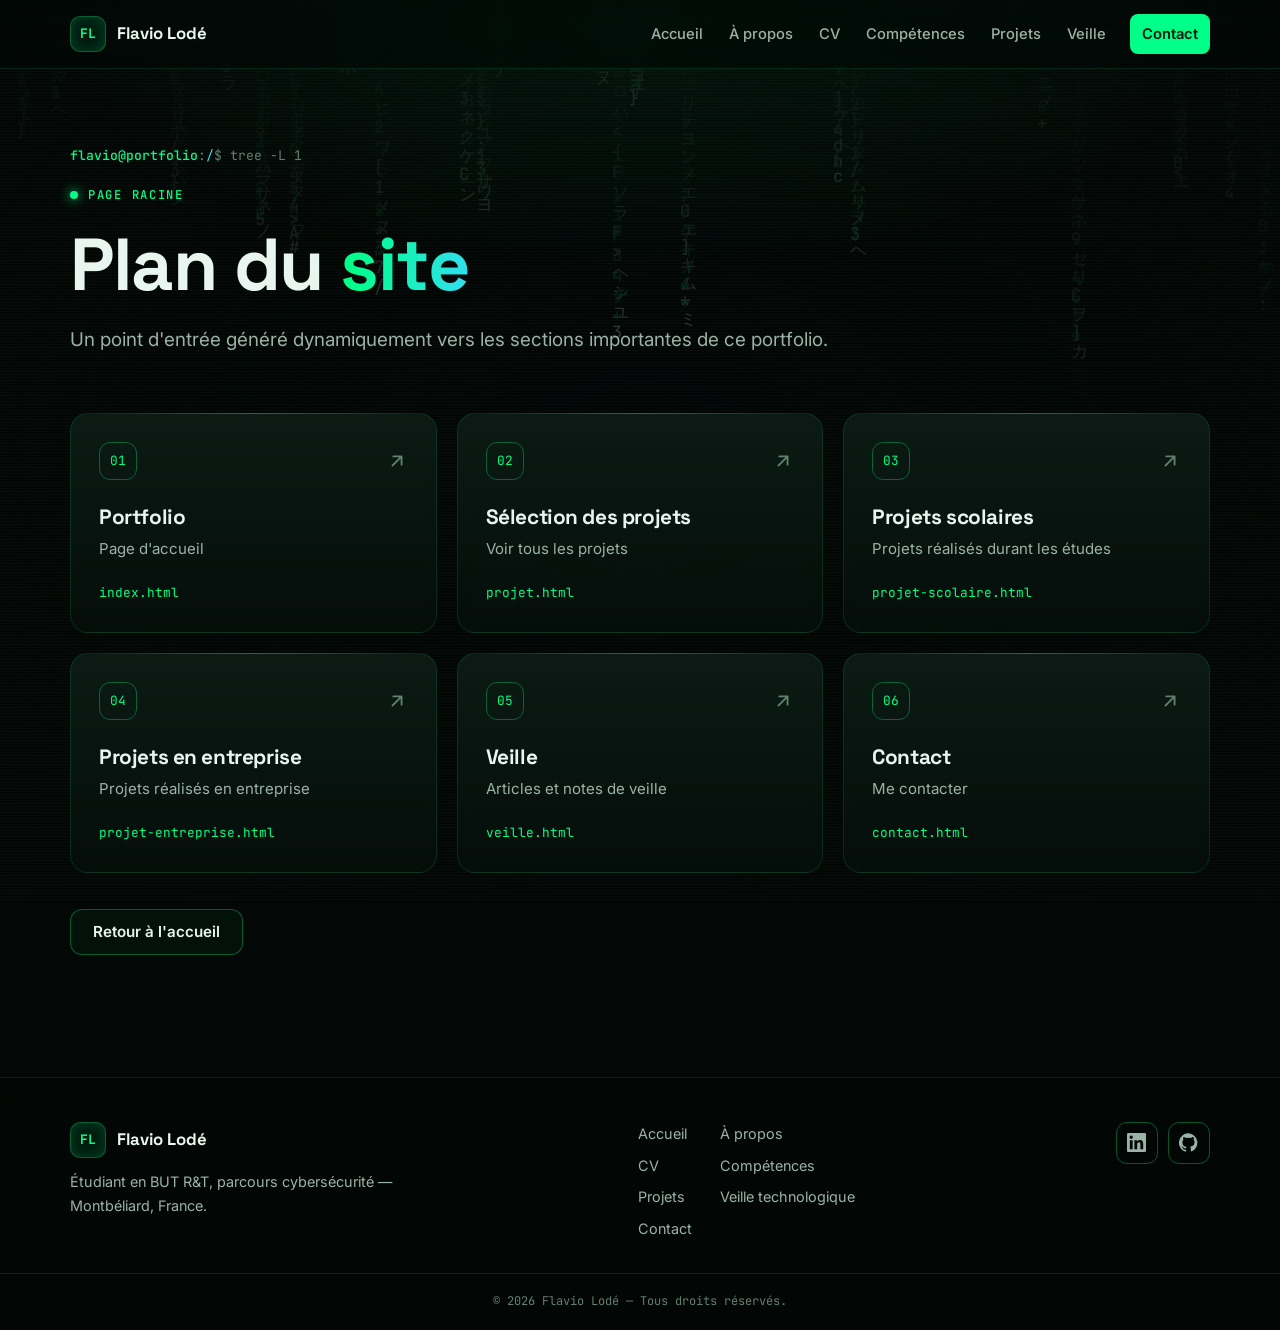
<file: root.html>
﻿<!DOCTYPE html>
<html lang="fr">
<head>
    <meta charset="UTF-8">
    <meta name="viewport" content="width=device-width, initial-scale=1.0">
    <title>Plan du site — Flavio Lodé</title>
    <meta name="description" content="Point d'entrée vers les sections importantes du portfolio de Flavio Lodé.">
    <meta name="theme-color" content="#030806">
    <link rel="icon" href="data:image/svg+xml,%3Csvg xmlns='http://www.w3.org/2000/svg' viewBox='0 0 64 64'%3E%3Crect width='64' height='64' rx='14' fill='%23030806'/%3E%3Ctext x='32' y='42' font-family='monospace' font-size='28' font-weight='700' fill='%2300ff88' text-anchor='middle'%3EFL%3C/text%3E%3C/svg%3E">
    <link rel="preconnect" href="https://fonts.googleapis.com">
    <link rel="preconnect" href="https://fonts.gstatic.com" crossorigin>
    <link href="https://fonts.googleapis.com/css2?family=Inter:wght@400;500;600&family=JetBrains+Mono:wght@400;500;700&family=Space+Grotesk:wght@500;600;700&display=swap" rel="stylesheet">
    <link rel="stylesheet" href="assets/css/style.css">
    <script>document.documentElement.classList.add('js');</script>
</head>
<body>
    <a class="skip-link" href="#contenu">Aller au contenu</a>
    <canvas id="matrix" aria-hidden="true"></canvas>
    <div class="bg-veil" aria-hidden="true"></div>

    <header class="site-header">
        <nav class="nav container" aria-label="Navigation principale">
            <a href="index.html" class="brand"><span class="brand-mark">FL</span><span>Flavio Lodé</span></a>
            <button class="nav-toggle" id="navToggle" type="button" aria-expanded="false" aria-controls="mainNav" aria-label="Ouvrir le menu"><span></span><span></span><span></span></button>
            <ul class="nav-links" id="mainNav">
                <li><a href="index.html">Accueil</a></li>
                <li><a href="a-propos.html">À propos</a></li>
                <li><a href="cvv.html">CV</a></li>
                <li><a href="competence.html">Compétences</a></li>
                <li><a href="projet.html">Projets</a></li>
                <li><a href="veille.html">Veille</a></li>
                <li><a href="contact.html" class="nav-cta">Contact</a></li>
            </ul>
        </nav>
    </header>

    <main id="contenu">
        <section class="page-hero">
            <div class="container">
                <p class="prompt reveal"><b>flavio@portfolio</b>:<i>/</i>$ tree -L 1</p>
                <span class="eyebrow reveal" style="margin-top:18px">Page racine</span>
                <h1 class="reveal d1">Plan du <span class="grad">site</span></h1>
                <p class="lead reveal d2">Un point d'entrée généré dynamiquement vers les sections importantes de ce portfolio.</p>
            </div>
        </section>
        <section class="section" style="padding-top:20px">
            <div class="container">
                <div id="rootCards" class="grid cols-3"></div>
                <div style="margin-top:36px"><a href="index.html" class="btn btn-ghost">Retour à l'accueil</a></div>
            </div>
        </section>
    </main>

    <footer class="site-footer">
        <div class="container footer-inner">
            <div>
                <a href="index.html" class="brand"><span class="brand-mark">FL</span><span>Flavio Lodé</span></a>
                <p>Étudiant en BUT R&amp;T, parcours cybersécurité — Montbéliard, France.</p>
            </div>
            <nav class="footer-links" aria-label="Liens du pied de page">
                <a href="index.html">Accueil</a>
                <a href="a-propos.html">À propos</a>
                <a href="cvv.html">CV</a>
                <a href="competence.html">Compétences</a>
                <a href="projet.html">Projets</a>
                <a href="veille.html">Veille technologique</a>
                <a href="contact.html">Contact</a>
            </nav>
            <div class="socials">
                <a class="social" href="https://www.linkedin.com/in/flavio-lode/" target="_blank" rel="noopener" aria-label="LinkedIn"><svg viewBox="0 0 24 24" fill="currentColor" aria-hidden="true"><path d="M20.45 20.45h-3.55v-5.57c0-1.33-.03-3.04-1.85-3.04-1.86 0-2.14 1.45-2.14 2.94v5.67H9.35V9h3.41v1.56h.05c.48-.9 1.64-1.85 3.37-1.85 3.6 0 4.27 2.37 4.27 5.46v6.28zM5.34 7.43a2.06 2.06 0 1 1 0-4.12 2.06 2.06 0 0 1 0 4.12zM7.12 20.45H3.56V9h3.56v11.45zM22.22 0H1.77C.79 0 0 .77 0 1.73v20.54C0 23.23.79 24 1.77 24h20.45c.98 0 1.78-.77 1.78-1.73V1.73C24 .77 23.2 0 22.22 0z"/></svg></a>
                <a class="social" href="https://github.com/flavio12ld" target="_blank" rel="noopener" aria-label="GitHub"><svg viewBox="0 0 24 24" fill="currentColor" aria-hidden="true"><path d="M12 .3a12 12 0 0 0-3.8 23.4c.6.1.8-.3.8-.6v-2.1c-3.3.7-4-1.6-4-1.6-.6-1.4-1.4-1.8-1.4-1.8-1.1-.7.1-.7.1-.7 1.2.1 1.8 1.2 1.8 1.2 1.1 1.8 2.8 1.3 3.5 1 .1-.8.4-1.3.8-1.6-2.7-.3-5.5-1.3-5.5-5.9 0-1.3.5-2.4 1.2-3.2-.1-.3-.5-1.5.1-3.2 0 0 1-.3 3.3 1.2a11.5 11.5 0 0 1 6 0C17.3 4.6 18.3 5 18.3 5c.7 1.7.3 2.9.1 3.2.8.8 1.2 1.9 1.2 3.2 0 4.6-2.8 5.6-5.5 5.9.4.4.8 1.1.8 2.2v3.3c0 .3.2.7.8.6A12 12 0 0 0 12 .3"/></svg></a>
            </div>
        </div>
        <p class="footer-copy">© <span data-year>2026</span> Flavio Lodé — Tous droits réservés.</p>
    </footer>

    <script src="assets/js/main.js" defer></script>
    <script src="assets/js/root.js" defer></script>
</body>
</html>
</file>
<file: assets/css/style.css>
/* =========================================================
   Portfolio Flavio Lodé — feuille de style commune
   Thème : "Matrix" — noir profond, vert phosphore, touches cyan
   ========================================================= */

:root {
    --bg: #030806;
    --bg-2: #06110c;
    --surface: rgba(10, 24, 18, 0.74);
    --surface-solid: #07130e;
    --line: rgba(0, 255, 136, 0.12);
    --line-strong: rgba(0, 255, 136, 0.32);
    --text: #e8f6ef;
    --muted: #9bb3a7;
    --dim: #63806f;
    --green: #00ff88;
    --green-2: #5cffb5;
    --green-soft: rgba(0, 255, 136, 0.08);
    --cyan: #2de2e6;
    --amber: #ffc857;
    --radius: 18px;
    --radius-sm: 11px;
    --shadow: 0 24px 60px -24px rgba(0, 0, 0, 0.85);
    --glow: 0 0 0 1px var(--line-strong), 0 22px 50px -22px rgba(0, 255, 136, 0.45);
    --font-display: 'Space Grotesk', system-ui, sans-serif;
    --font-body: 'Inter', system-ui, sans-serif;
    --font-mono: 'JetBrains Mono', ui-monospace, 'Courier New', monospace;
    --container: 1180px;
    --header-h: 68px;
}

/* ---------- Base ---------- */
*, *::before, *::after { box-sizing: border-box; }
html { scroll-behavior: smooth; -webkit-text-size-adjust: 100%; }
body {
    margin: 0;
    min-height: 100vh;
    display: flex;
    flex-direction: column;
    background: var(--bg);
    color: var(--text);
    font-family: var(--font-body);
    font-size: 16px;
    line-height: 1.65;
    overflow-x: hidden;
    -webkit-font-smoothing: antialiased;
}
img { max-width: 100%; display: block; }
a { color: inherit; text-decoration: none; }
h1, h2, h3, h4 { margin: 0; font-family: var(--font-display); line-height: 1.12; letter-spacing: -0.02em; font-weight: 700; }
p { margin: 0; }
ul { margin: 0; padding: 0; list-style: none; }
button { font: inherit; }
strong { color: var(--text); font-weight: 600; }
::selection { background: var(--green); color: #00170c; }
:focus-visible { outline: 2px solid var(--green); outline-offset: 3px; border-radius: 6px; }

.container { width: 100%; max-width: var(--container); margin: 0 auto; padding: 0 20px; }
main { position: relative; z-index: 2; flex: 1; }
.skip-link { position: absolute; left: 12px; top: -60px; z-index: 100; padding: 10px 14px; border-radius: 8px; background: var(--green); color: #00170c; font-weight: 600; }
.skip-link:focus { top: 12px; }

/* ---------- Fond Matrix ---------- */
#matrix { position: fixed; inset: 0; z-index: 0; width: 100%; height: 100%; pointer-events: none; opacity: 0.3; }
body.is-home #matrix { opacity: 0.8; }
.bg-veil {
    position: fixed; inset: 0; z-index: 1; pointer-events: none;
    background:
        radial-gradient(1100px 600px at 50% -10%, rgba(0, 255, 136, 0.08), transparent 60%),
        radial-gradient(ellipse at center, rgba(3, 8, 6, 0.25) 0%, rgba(3, 8, 6, 0.82) 70%, rgba(3, 8, 6, 0.96) 100%);
}
.bg-veil::after {
    content: ""; position: absolute; inset: 0;
    background: repeating-linear-gradient(0deg, rgba(255, 255, 255, 0.018) 0 1px, transparent 1px 3px);
}
body.is-home .bg-veil {
    background:
        radial-gradient(900px 520px at 28% 45%, rgba(3, 8, 6, 0.88), transparent 70%),
        radial-gradient(ellipse at center, rgba(3, 8, 6, 0.1) 0%, rgba(3, 8, 6, 0.7) 75%, rgba(3, 8, 6, 0.95) 100%);
}

/* ---------- En-tête / navigation ---------- */
.site-header {
    position: sticky; top: 0; z-index: 50;
    background: rgba(3, 8, 6, 0.62);
    border-bottom: 1px solid var(--line);
    backdrop-filter: blur(14px) saturate(140%);
    -webkit-backdrop-filter: blur(14px) saturate(140%);
}
.nav { display: flex; align-items: center; justify-content: space-between; gap: 16px; height: var(--header-h); }
.brand { display: inline-flex; align-items: center; gap: 11px; font-family: var(--font-display); font-weight: 700; font-size: 1.05rem; }
.brand-mark {
    display: grid; place-items: center; width: 36px; height: 36px; border-radius: 10px;
    border: 1px solid var(--line-strong); background: var(--green-soft); color: var(--green);
    font-family: var(--font-mono); font-size: 0.82rem; font-weight: 700;
    box-shadow: inset 0 0 14px rgba(0, 255, 136, 0.18);
    transition: box-shadow .3s, transform .3s;
}
.brand:hover .brand-mark { box-shadow: inset 0 0 14px rgba(0, 255, 136, 0.3), 0 0 18px rgba(0, 255, 136, 0.35); transform: rotate(-6deg); }
.nav-links { display: flex; align-items: center; gap: 2px; }
.nav-links a {
    position: relative; display: block; padding: 8px 12px; border-radius: 8px;
    color: var(--muted); font-size: 0.92rem; font-weight: 500;
    transition: color .2s, background .2s;
}
.nav-links a:hover { color: var(--text); background: rgba(255, 255, 255, 0.04); }
.nav-links a[aria-current="page"] { color: var(--green); }
.nav-links a[aria-current="page"]::after {
    content: ""; position: absolute; left: 12px; right: 12px; bottom: 1px; height: 2px; border-radius: 2px;
    background: var(--green); box-shadow: 0 0 10px var(--green);
}
.nav-links a.nav-cta { margin-left: 10px; background: var(--green); color: #00170c; font-weight: 600; }
.nav-links a.nav-cta:hover { background: var(--green-2); color: #00170c; }
.nav-links a.nav-cta[aria-current="page"]::after { display: none; }
.nav-toggle {
    display: none; width: 42px; height: 42px; border-radius: 10px; border: 1px solid var(--line-strong);
    background: transparent; cursor: pointer; flex-direction: column; align-items: center; justify-content: center; gap: 5px;
}
.nav-toggle span { display: block; width: 18px; height: 2px; border-radius: 2px; background: var(--green); transition: transform .25s, opacity .25s; }
.nav-toggle[aria-expanded="true"] span:nth-child(1) { transform: translateY(7px) rotate(45deg); }
.nav-toggle[aria-expanded="true"] span:nth-child(2) { opacity: 0; }
.nav-toggle[aria-expanded="true"] span:nth-child(3) { transform: translateY(-7px) rotate(-45deg); }

@media (max-width: 920px) {
    .nav-toggle { display: flex; }
    .nav-links {
        position: absolute; top: var(--header-h); left: 0; right: 0;
        display: none; flex-direction: column; align-items: stretch; gap: 2px;
        padding: 12px 20px 22px; background: rgba(3, 8, 6, 0.97); border-bottom: 1px solid var(--line);
    }
    .nav-links.open { display: flex; }
    .nav-links a { padding: 13px 14px; font-size: 1rem; }
    .nav-links a[aria-current="page"]::after { left: 0; right: auto; top: 12px; bottom: 12px; width: 2px; height: auto; }
    .nav-links a.nav-cta { margin: 10px 0 0; text-align: center; }
}

/* ---------- Typo utilitaires ---------- */
.eyebrow {
    display: inline-flex; align-items: center; gap: 10px;
    color: var(--green); font-family: var(--font-mono); font-size: 0.76rem; font-weight: 500;
    letter-spacing: 0.14em; text-transform: uppercase;
}
.eyebrow::before {
    content: ""; width: 8px; height: 8px; border-radius: 50%;
    background: var(--green); box-shadow: 0 0 12px var(--green); animation: pulse 2.2s ease-in-out infinite;
}
.prompt { font-family: var(--font-mono); font-size: 0.82rem; color: var(--dim); }
.prompt b { color: var(--green); font-weight: 500; }
.prompt i { color: var(--cyan); font-style: normal; }
.grad { background: linear-gradient(95deg, var(--green) 10%, var(--cyan) 90%); -webkit-background-clip: text; background-clip: text; color: transparent; }
.muted { color: var(--muted); }
.mono { font-family: var(--font-mono); }
.lead { color: var(--muted); font-size: clamp(1.02rem, 1.6vw, 1.18rem); line-height: 1.7; max-width: 64ch; }
.lead strong { color: var(--text); }

@keyframes pulse { 0%, 100% { opacity: 1; } 50% { opacity: 0.35; } }
@keyframes blink { 50% { opacity: 0; } }

/* ---------- Boutons ---------- */
.btn {
    display: inline-flex; align-items: center; justify-content: center; gap: 10px;
    padding: 13px 22px; border-radius: 12px; border: 1px solid transparent;
    font-size: 0.95rem; font-weight: 600; line-height: 1.2; cursor: pointer;
    transition: transform .2s, box-shadow .2s, background .2s, border-color .2s, color .2s;
}
.btn svg { width: 18px; height: 18px; flex-shrink: 0; transition: transform .2s; }
.btn:hover svg.arrow { transform: translateX(4px); }
.btn-primary { background: var(--green); color: #00170c; box-shadow: 0 12px 32px -12px rgba(0, 255, 136, 0.7); }
.btn-primary:hover { transform: translateY(-2px); background: var(--green-2); box-shadow: 0 18px 40px -14px rgba(0, 255, 136, 0.9); }
.btn-ghost { border-color: var(--line-strong); background: rgba(0, 255, 136, 0.04); color: var(--text); }
.btn-ghost:hover { transform: translateY(-2px); border-color: var(--green); color: var(--green); }
.btn-sm { padding: 9px 15px; font-size: 0.85rem; border-radius: 10px; }
.back-link { display: inline-flex; align-items: center; gap: 8px; color: var(--muted); font-family: var(--font-mono); font-size: 0.82rem; transition: color .2s, gap .2s; }
.back-link:hover { color: var(--green); gap: 12px; }
.back-link svg { width: 16px; height: 16px; }

/* ---------- Sections ---------- */
.page-hero { padding: 76px 0 36px; }
.page-hero h1 { margin: 18px 0; font-size: clamp(2.4rem, 6.4vw, 4.6rem); max-width: 18ch; }
.page-hero .back-link { margin-bottom: 26px; }
.section { padding: 52px 0; }
.section-head { display: flex; flex-wrap: wrap; align-items: flex-end; justify-content: space-between; gap: 18px 40px; margin-bottom: 30px; }
.section-head .num { display: block; color: var(--green); font-family: var(--font-mono); font-size: 0.8rem; letter-spacing: 0.12em; }
.section-head h2 { margin-top: 8px; font-size: clamp(1.6rem, 3.4vw, 2.4rem); }
.section-head p { max-width: 46ch; color: var(--muted); }
.divider { height: 1px; margin: 12px 0; background: linear-gradient(90deg, transparent, var(--line-strong), transparent); border: 0; }

/* ---------- Grilles ---------- */
.grid { display: grid; gap: 20px; }
.cols-2 { grid-template-columns: repeat(2, minmax(0, 1fr)); }
.cols-3 { grid-template-columns: repeat(3, minmax(0, 1fr)); }
.cols-4 { grid-template-columns: repeat(4, minmax(0, 1fr)); }
@media (max-width: 960px) { .cols-3, .cols-4 { grid-template-columns: repeat(2, minmax(0, 1fr)); } }
@media (max-width: 680px) { .cols-2, .cols-3, .cols-4 { grid-template-columns: 1fr; } }

/* ---------- Cartes ---------- */
.card {
    position: relative; padding: 28px; border: 1px solid var(--line); border-radius: var(--radius);
    background: linear-gradient(180deg, rgba(14, 32, 24, 0.8), rgba(5, 14, 10, 0.86));
    backdrop-filter: blur(8px); -webkit-backdrop-filter: blur(8px);
    transition: transform .35s cubic-bezier(.2, .8, .2, 1), border-color .35s, box-shadow .35s;
}
.card::before {
    content: ""; position: absolute; top: -1px; left: 22px; right: 22px; height: 1px;
    background: linear-gradient(90deg, transparent, rgba(0, 255, 136, 0.55), transparent); opacity: 0.7;
}
.card-hover:hover { transform: translateY(-5px); border-color: var(--line-strong); box-shadow: var(--glow); }
.card h3 { font-size: 1.22rem; }
.card p { color: var(--muted); }
.card-media { margin: -28px -28px 22px; height: 210px; overflow: hidden; border-radius: var(--radius) var(--radius) 0 0; border-bottom: 1px solid var(--line); background: #0b1813; }
.card-media img { width: 100%; height: 100%; object-fit: cover; transition: transform .6s cubic-bezier(.2, .8, .2, 1), filter .4s; filter: saturate(0.9); }
.card-hover:hover .card-media img { transform: scale(1.06); filter: saturate(1.05); }
.card-media.contain { display: grid; place-items: center; padding: 18px; background: radial-gradient(circle at 50% 40%, rgba(0, 255, 136, 0.08), transparent 70%), #08130f; }
.card-media.contain img { width: auto; height: auto; max-height: 100%; object-fit: contain; border-radius: 8px; }
.card-media.logo { background: #f4f7f5; }
.card-media.logo img { object-fit: contain; padding: 30px 40px; filter: none; }
.card-meta { display: flex; flex-wrap: wrap; gap: 6px 14px; margin: 6px 0 12px; color: var(--dim); font-family: var(--font-mono); font-size: 0.78rem; }
.card-meta .hl { color: var(--green); }
.card-foot { margin-top: 18px; padding-top: 16px; border-top: 1px dashed var(--line); }
.badge {
    display: inline-flex; align-items: center; gap: 6px; padding: 4px 10px; border-radius: 999px;
    border: 1px solid var(--line-strong); color: var(--green); background: var(--green-soft);
    font-family: var(--font-mono); font-size: 0.7rem; font-weight: 500; letter-spacing: 0.08em; text-transform: uppercase;
}
.badge.cyan { border-color: rgba(45, 226, 230, 0.35); color: var(--cyan); background: rgba(45, 226, 230, 0.07); }
.badge.amber { border-color: rgba(255, 200, 87, 0.35); color: var(--amber); background: rgba(255, 200, 87, 0.07); }
.index-num {
    display: inline-grid; place-items: center; width: 38px; height: 38px; border-radius: 11px;
    border: 1px solid var(--line-strong); color: var(--green); font-family: var(--font-mono); font-size: 0.8rem;
}

/* Tags */
.tags { display: flex; flex-wrap: wrap; gap: 8px; }
.tag {
    padding: 5px 11px; border-radius: 999px; border: 1px solid var(--line-strong);
    background: rgba(0, 255, 136, 0.05); color: var(--green-2);
    font-family: var(--font-mono); font-size: 0.74rem; transition: background .2s, border-color .2s;
}
.tag:hover { background: rgba(0, 255, 136, 0.12); border-color: var(--green); }
.tag.amber { border-color: rgba(255, 200, 87, 0.35); background: rgba(255, 200, 87, 0.06); color: var(--amber); }

/* Listes */
.checks li { position: relative; margin: 9px 0; padding-left: 30px; color: var(--text); }
.checks li::before {
    content: ""; position: absolute; left: 0; top: 0.28em; width: 18px; height: 18px; border-radius: 6px;
    border: 1px solid var(--line-strong); background: var(--green-soft) url("data:image/svg+xml,%3Csvg xmlns='http://www.w3.org/2000/svg' viewBox='0 0 24 24' fill='none' stroke='%2300ff88' stroke-width='3' stroke-linecap='round' stroke-linejoin='round'%3E%3Cpath d='M5 12l5 5L20 7'/%3E%3C/svg%3E") center / 12px no-repeat;
}
.list-arrow li { position: relative; margin: 8px 0; padding-left: 22px; color: var(--muted); }
.list-arrow li::before { content: ">"; position: absolute; left: 0; color: var(--green); font-family: var(--font-mono); font-weight: 700; }
.list-arrow li strong { color: var(--text); }

/* ---------- Accueil : hero ---------- */
.hero { display: grid; align-items: center; min-height: calc(100vh - var(--header-h)); padding: 56px 0 72px; }
.hero-grid { display: grid; grid-template-columns: minmax(0, 1.1fr) minmax(0, 0.9fr); gap: 56px; align-items: center; }
.hero h1 { margin: 22px 0 18px; font-size: clamp(3.1rem, 9vw, 6.6rem); line-height: 0.95; letter-spacing: -0.04em; }
.hero h1 .glitch { position: relative; display: inline-block; }
.typed-line { display: flex; flex-wrap: wrap; align-items: baseline; gap: 10px; min-height: 2em; margin-bottom: 22px; font-family: var(--font-mono); font-size: clamp(1rem, 2.1vw, 1.3rem); color: var(--muted); }
.typed { color: var(--green); }
.typed::after { content: "▋"; margin-left: 2px; color: var(--green); animation: blink 1s steps(1) infinite; }
.hero-actions { display: flex; flex-wrap: wrap; gap: 12px; margin-top: 34px; }
.hero-meta { display: flex; flex-wrap: wrap; gap: 10px 24px; margin-top: 30px; color: var(--dim); font-family: var(--font-mono); font-size: 0.8rem; }
.hero-meta span { display: inline-flex; align-items: center; gap: 8px; }
.hero-meta svg { width: 15px; height: 15px; color: var(--green); }
.scroll-hint { display: inline-flex; align-items: center; gap: 10px; margin-top: 54px; color: var(--dim); font-family: var(--font-mono); font-size: 0.75rem; letter-spacing: 0.12em; text-transform: uppercase; }
.scroll-hint::before { content: ""; width: 1px; height: 34px; background: linear-gradient(var(--green), transparent); animation: drip 2s ease-in-out infinite; }
@keyframes drip { 0% { transform: scaleY(0); transform-origin: top; } 50% { transform: scaleY(1); transform-origin: top; } 51% { transform-origin: bottom; } 100% { transform: scaleY(0); transform-origin: bottom; } }

/* Terminal */
.terminal {
    overflow: hidden; border: 1px solid var(--line-strong); border-radius: 16px;
    background: rgba(2, 8, 5, 0.88); box-shadow: var(--shadow), 0 0 70px -25px rgba(0, 255, 136, 0.5);
    font-family: var(--font-mono); font-size: 0.86rem;
}
.terminal-bar { display: flex; align-items: center; gap: 8px; padding: 12px 16px; border-bottom: 1px solid var(--line); background: rgba(0, 255, 136, 0.04); }
.terminal-bar i { width: 11px; height: 11px; border-radius: 50%; background: #ff5f57; }
.terminal-bar i:nth-child(2) { background: #febc2e; }
.terminal-bar i:nth-child(3) { background: #28c840; }
.terminal-bar span { margin-left: auto; color: var(--dim); font-size: 0.74rem; }
.terminal-body { padding: 20px 22px 24px; line-height: 1.85; }
.terminal-body p { white-space: pre-wrap; word-break: break-word; }
.t-p { color: var(--green); }
.t-c { color: var(--text); }
.t-o { color: var(--muted); }
.t-d { color: var(--cyan); }
.t-a { color: var(--amber); }
.t-caret::after { content: "▋"; color: var(--green); animation: blink 1s steps(1) infinite; }
.js .terminal-body p { opacity: 0; animation: termIn .01s forwards; }
@keyframes termIn { to { opacity: 1; } }

/* Stats */
.stats { display: grid; grid-template-columns: repeat(4, 1fr); gap: 1px; overflow: hidden; border: 1px solid var(--line); border-radius: var(--radius); background: var(--line); }
.stat { padding: 26px 24px; background: rgba(5, 14, 10, 0.92); }
.stat b { display: block; color: var(--green); font-family: var(--font-display); font-size: clamp(2rem, 4vw, 2.8rem); font-weight: 700; line-height: 1; text-shadow: 0 0 24px rgba(0, 255, 136, 0.35); }
.stat span { display: block; margin-top: 8px; color: var(--muted); font-size: 0.9rem; }
@media (max-width: 760px) { .stats { grid-template-columns: repeat(2, 1fr); } }

/* Cartes "explorer" */
.explore { display: flex; flex-direction: column; min-height: 220px; }
.explore .top { display: flex; align-items: center; justify-content: space-between; margin-bottom: 26px; }
.explore .arrow { width: 22px; height: 22px; color: var(--dim); transition: transform .3s, color .3s; }
.explore:hover .arrow { color: var(--green); transform: translate(4px, -4px); }
.explore h3 { margin-bottom: 8px; font-size: 1.3rem; }
.explore p { flex: 1; font-size: 0.94rem; }
.explore .more { margin-top: 18px; color: var(--green); font-family: var(--font-mono); font-size: 0.8rem; }

/* Mise en avant (expérience / projet) */
.spotlight { display: grid; grid-template-columns: minmax(0, 0.9fr) minmax(0, 1.1fr); gap: 0; padding: 0; overflow: hidden; }
.spotlight-media { position: relative; min-height: 320px; background: #08130f; border-right: 1px solid var(--line); }
.spotlight-media img { position: absolute; inset: 0; width: 100%; height: 100%; object-fit: cover; }
.spotlight-media.logo { display: grid; place-items: center; background: radial-gradient(circle at 50% 50%, rgba(0, 255, 136, 0.12), transparent 65%), #06100c; }
.spotlight-media.logo img { position: static; width: 70%; max-width: 280px; height: auto; object-fit: contain; padding: 22px 26px; border-radius: 16px; background: #f4f7f5; }
.spotlight-body { padding: 36px; }
.spotlight-body h3 { margin: 14px 0 10px; font-size: clamp(1.5rem, 2.6vw, 2rem); }
.spotlight-body > p { color: var(--muted); }
@media (max-width: 860px) {
    .spotlight { grid-template-columns: 1fr; }
    .spotlight-media { min-height: 240px; border-right: 0; border-bottom: 1px solid var(--line); }
    .spotlight-body { padding: 26px; }
}

/* Bandeau d'appel à l'action */
.cta-band {
    position: relative; overflow: hidden; padding: 48px; border: 1px solid var(--line-strong); border-radius: 24px;
    background: radial-gradient(600px 300px at 90% 0%, rgba(45, 226, 230, 0.14), transparent 60%), radial-gradient(600px 300px at 0% 100%, rgba(0, 255, 136, 0.16), transparent 60%), rgba(5, 14, 10, 0.92);
    display: flex; flex-wrap: wrap; align-items: center; justify-content: space-between; gap: 28px;
}
.cta-band h2 { font-size: clamp(1.7rem, 3.6vw, 2.6rem); max-width: 20ch; }
.cta-band p { margin-top: 10px; color: var(--muted); max-width: 52ch; }
@media (max-width: 600px) { .cta-band { padding: 30px 24px; } }

/* ---------- À propos ---------- */
.about-hero { display: grid; grid-template-columns: minmax(0, 1fr) auto; gap: 48px; align-items: center; }
.about-hero .lead + .lead { margin-top: 16px; }
.stamp {
    position: relative; display: grid; place-items: center; width: 190px; height: 190px; border-radius: 50%;
    border: 1px solid var(--line-strong); background: radial-gradient(circle, rgba(0, 255, 136, 0.14), rgba(0, 255, 136, 0.02) 70%);
    text-align: center; font-family: var(--font-display); font-size: 2.6rem; font-weight: 700; line-height: 1; color: var(--text);
    box-shadow: 0 0 60px -10px rgba(0, 255, 136, 0.35); transform: rotate(8deg);
}
.stamp small { display: block; margin-top: 8px; color: var(--green); font-family: var(--font-mono); font-size: 0.7rem; letter-spacing: 0.3em; }
.stamp::after { content: ""; position: absolute; inset: 12px; border-radius: 50%; border: 1px dashed rgba(0, 255, 136, 0.35); animation: spin 30s linear infinite; }
@keyframes spin { to { transform: rotate(360deg); } }
.facts { display: grid; grid-template-columns: repeat(3, minmax(0, 1fr)); gap: 14px; margin-top: 34px; }
.fact { padding: 16px 18px; border: 1px solid var(--line); border-radius: var(--radius-sm); background: rgba(5, 14, 10, 0.8); }
.fact span { display: block; color: var(--dim); font-family: var(--font-mono); font-size: 0.72rem; letter-spacing: 0.1em; text-transform: uppercase; }
.fact b { display: block; margin-top: 4px; font-weight: 600; }
@media (max-width: 760px) {
    .about-hero { grid-template-columns: 1fr; }
    .stamp { width: 130px; height: 130px; font-size: 1.8rem; order: -1; }
    .facts { grid-template-columns: 1fr; }
}
.passion { display: flex; flex-direction: column; }
.passion .card-media { height: 230px; position: relative; }
.passion .card-media::after { content: ""; position: absolute; inset: 0; background: linear-gradient(180deg, transparent 40%, rgba(3, 8, 6, 0.75)); }
.passion h3 { margin-bottom: 8px; font-size: 1.35rem; }
.passion p { flex: 1; }
.chips-label { margin: 18px 0 10px; color: var(--dim); font-family: var(--font-mono); font-size: 0.72rem; letter-spacing: 0.12em; text-transform: uppercase; }

/* ---------- CV ---------- */
.cv-layout { display: grid; grid-template-columns: 330px minmax(0, 1fr); gap: 24px; align-items: start; }
.cv-side { position: sticky; top: calc(var(--header-h) + 20px); display: grid; gap: 20px; }
.avatar {
    display: grid; place-items: center; width: 84px; height: 84px; margin-bottom: 18px; border-radius: 22px;
    border: 1px solid var(--line-strong); background: var(--green-soft); color: var(--green);
    font-family: var(--font-mono); font-size: 1.6rem; font-weight: 700; box-shadow: inset 0 0 24px rgba(0, 255, 136, 0.2), 0 0 40px -12px rgba(0, 255, 136, 0.5);
}
.contact-rows { display: grid; gap: 14px; margin-top: 6px; }
.contact-row span { display: block; color: var(--dim); font-family: var(--font-mono); font-size: 0.72rem; letter-spacing: 0.1em; text-transform: uppercase; }
.contact-row b, .contact-row a { font-weight: 500; word-break: break-word; }
.contact-row a { color: var(--green); }
.obf-reveal {
    padding: 0; border: 0; background: none; color: var(--green); cursor: pointer; font-weight: 500;
    border-bottom: 1px dashed var(--line-strong); transition: border-color .2s;
}
.obf-reveal:hover { border-bottom-color: var(--green); }
.copy-btn {
    margin-left: 8px; padding: 2px 9px; border: 1px solid var(--line-strong); border-radius: 6px; background: transparent;
    color: var(--muted); font-family: var(--font-mono); font-size: 0.72rem; cursor: pointer; transition: color .2s, border-color .2s;
}
.copy-btn:hover { color: var(--green); border-color: var(--green); }
.socials { display: flex; gap: 10px; }
.social {
    display: grid; place-items: center; width: 42px; height: 42px; border-radius: 11px; border: 1px solid var(--line-strong);
    color: var(--muted); transition: color .2s, border-color .2s, transform .2s, box-shadow .2s;
}
.social svg { width: 19px; height: 19px; }
.social:hover { color: var(--green); border-color: var(--green); transform: translateY(-2px); box-shadow: 0 0 20px -4px rgba(0, 255, 136, 0.5); }
.card-title { display: flex; align-items: center; justify-content: space-between; gap: 12px; margin-bottom: 24px; }
.card-title h2 { font-size: 1.5rem; }
.card-title span { color: var(--dim); font-family: var(--font-mono); font-size: 0.75rem; }
.timeline { position: relative; padding-left: 30px; }
.timeline::before { content: ""; position: absolute; left: 7px; top: 8px; bottom: 8px; width: 2px; background: linear-gradient(var(--green), rgba(0, 255, 136, 0.05)); }
.tl-item { position: relative; padding-bottom: 30px; }
.tl-item:last-child { padding-bottom: 0; }
.tl-item::before {
    content: ""; position: absolute; left: -30px; top: 5px; width: 16px; height: 16px; border-radius: 50%;
    border: 2px solid var(--green); background: var(--bg); box-shadow: 0 0 12px rgba(0, 255, 136, 0.5);
}
.tl-item.minor::before { border-color: var(--dim); box-shadow: none; }
.tl-head { display: flex; flex-wrap: wrap; align-items: baseline; justify-content: space-between; gap: 4px 16px; }
.tl-date { color: var(--green); font-family: var(--font-mono); font-size: 0.78rem; }
.tl-item h3 { margin: 4px 0 2px; font-size: 1.12rem; }
.tl-sub { color: var(--muted); font-size: 0.92rem; }
.tl-item .list-arrow { margin-top: 10px; font-size: 0.93rem; }
@media (max-width: 900px) { .cv-layout { grid-template-columns: 1fr; } .cv-side { position: static; } }

/* ---------- Compétences ---------- */
.tools { display: flex; flex-wrap: wrap; gap: 10px; }
.tool { display: inline-flex; align-items: center; gap: 10px; padding: 8px 14px 8px 8px; border: 1px solid var(--line); border-radius: 12px; background: rgba(255, 255, 255, 0.02); font-size: 0.88rem; transition: border-color .2s, transform .2s; }
.tool:hover { border-color: var(--line-strong); transform: translateY(-2px); }
.tool-ico { display: grid; place-items: center; width: 34px; height: 34px; padding: 5px; border-radius: 9px; background: #f2f6f4; flex-shrink: 0; }
.tool-ico img { width: 100%; height: 100%; object-fit: contain; }
.skill-rows { display: grid; }
.skill-row { display: flex; align-items: center; justify-content: space-between; gap: 14px; padding: 13px 0; border-bottom: 1px dashed var(--line); }
.skill-row:last-child { border-bottom: 0; }
.skill-row .name { display: inline-flex; align-items: center; gap: 12px; font-weight: 500; }
.skill-row .tool-ico { width: 30px; height: 30px; }
.level { flex-shrink: 0; padding: 3px 10px; border-radius: 999px; border: 1px solid var(--line-strong); color: var(--green-2); font-family: var(--font-mono); font-size: 0.7rem; white-space: nowrap; }
.level.cyan { border-color: rgba(45, 226, 230, 0.35); color: var(--cyan); }
.level.amber { border-color: rgba(255, 200, 87, 0.35); color: var(--amber); }
.skill-card-head { display: flex; align-items: center; gap: 14px; margin-bottom: 20px; }
.skill-card-head .ico { display: grid; place-items: center; width: 46px; height: 46px; border-radius: 13px; border: 1px solid var(--line-strong); background: var(--green-soft); color: var(--green); flex-shrink: 0; }
.skill-card-head .ico svg { width: 22px; height: 22px; }
.skill-card-head h3 { font-size: 1.28rem; }
.skill-card-head p { font-size: 0.88rem; }
.soft-grid { display: grid; grid-template-columns: repeat(2, minmax(0, 1fr)); gap: 10px; }
.soft { padding: 12px 14px; border: 1px solid var(--line); border-radius: 11px; background: rgba(255, 255, 255, 0.02); font-weight: 500; font-size: 0.92rem; }
.soft::before { content: "#"; margin-right: 8px; color: var(--green); font-family: var(--font-mono); }
.lang { margin: 14px 0 20px; }
.lang:last-child { margin-bottom: 0; }
.lang-head { display: flex; justify-content: space-between; margin-bottom: 8px; }
.lang-head span { color: var(--dim); font-family: var(--font-mono); font-size: 0.78rem; }
.meter { display: grid; grid-template-columns: repeat(6, 1fr); gap: 5px; }
.meter i { height: 7px; border-radius: 3px; background: rgba(255, 255, 255, 0.07); }
.meter i.on { background: linear-gradient(90deg, var(--green), var(--green-2)); box-shadow: 0 0 10px rgba(0, 255, 136, 0.45); }
.meter-scale { display: grid; grid-template-columns: repeat(6, 1fr); gap: 5px; margin-top: 6px; color: var(--dim); font-family: var(--font-mono); font-size: 0.64rem; text-align: center; }
.cert { display: flex; flex-direction: column; }
.cert .org { display: flex; align-items: center; justify-content: space-between; margin-bottom: 16px; }
.cert h3 { font-size: 1.3rem; }
.cert-links { display: grid; gap: 8px; margin-top: 4px; }
.cert-link { display: flex; align-items: center; justify-content: space-between; gap: 10px; padding: 11px 14px; border: 1px solid var(--line); border-radius: 10px; background: rgba(255, 255, 255, 0.02); font-size: 0.9rem; transition: border-color .2s, background .2s, color .2s; }
.cert-link svg { width: 16px; height: 16px; color: var(--dim); flex-shrink: 0; transition: color .2s, transform .2s; }
.cert-link:hover { border-color: var(--line-strong); background: var(--green-soft); color: var(--green); }
.cert-link:hover svg { color: var(--green); transform: translate(2px, -2px); }
.cert-link.disabled { color: var(--dim); cursor: default; }
.cert-link.disabled:hover { border-color: var(--line); background: rgba(255, 255, 255, 0.02); color: var(--dim); }
@media (max-width: 520px) { .soft-grid { grid-template-columns: 1fr; } .skill-row { flex-direction: column; align-items: flex-start; gap: 6px; } }

/* ---------- Projets ---------- */
.hub-card { display: flex; flex-direction: column; min-height: 300px; padding: 32px; }
.hub-card .ico { display: grid; place-items: center; width: 58px; height: 58px; margin-bottom: 28px; border-radius: 16px; border: 1px solid var(--line-strong); background: var(--green-soft); color: var(--green); }
.hub-card .ico svg { width: 28px; height: 28px; }
.hub-card h2 { margin-bottom: 10px; font-size: 1.55rem; }
.hub-card p { flex: 1; color: var(--muted); }
.hub-card .more { display: inline-flex; align-items: center; gap: 8px; margin-top: 22px; color: var(--green); font-family: var(--font-mono); font-size: 0.82rem; }
.hub-card .more svg { width: 16px; height: 16px; transition: transform .25s; }
.hub-card:hover .more svg { transform: translateX(5px); }

.split { display: grid; grid-template-columns: minmax(250px, 0.72fr) minmax(0, 1.8fr); gap: 24px; align-items: start; }
.intro-panel { position: sticky; top: calc(var(--header-h) + 20px); overflow: hidden; }
.intro-panel::after { content: ""; position: absolute; right: -60px; bottom: -60px; width: 170px; height: 170px; border-radius: 50%; border: 1px solid var(--line-strong); box-shadow: 0 0 0 22px rgba(0, 255, 136, 0.04), 0 0 0 44px rgba(0, 255, 136, 0.03); pointer-events: none; }
.intro-panel h3 { margin: 14px 0 12px; font-size: 1.55rem; }
.intro-panel .list-arrow { margin-top: 22px; padding-top: 18px; border-top: 1px solid var(--line); }
.intro-panel .list-arrow li { color: var(--text); font-size: 0.93rem; }
@media (max-width: 920px) { .split { grid-template-columns: 1fr; } .intro-panel { position: relative; top: 0; } }
.proj-card { display: flex; flex-direction: column; }
.proj-card .top { display: flex; align-items: center; justify-content: space-between; gap: 10px; margin-bottom: 18px; }
.proj-card h3 { margin-bottom: 8px; }
.proj-card > p { flex: 1; font-size: 0.94rem; }
.proj-card .tags { margin-top: 16px; }
.deliverable { margin-top: 16px; padding-top: 14px; border-top: 1px dashed var(--line); color: var(--cyan); font-size: 0.85rem; }
.deliverable b { color: var(--cyan); font-family: var(--font-mono); font-size: 0.72rem; letter-spacing: 0.08em; text-transform: uppercase; display: block; margin-bottom: 2px; font-weight: 500; }
.feature h3 { font-size: clamp(1.4rem, 2.6vw, 1.9rem); margin: 14px 0 6px; }
.feature .block { margin-top: 26px; padding-top: 22px; border-top: 1px solid var(--line); }
.feature .block h4 { margin-bottom: 14px; color: var(--green); font-family: var(--font-mono); font-size: 0.8rem; font-weight: 500; letter-spacing: 0.12em; text-transform: uppercase; }
.phases { display: grid; grid-template-columns: repeat(3, minmax(0, 1fr)); gap: 12px; }
.phase { padding: 16px; border: 1px solid var(--line); border-radius: 12px; background: rgba(255, 255, 255, 0.02); }
.phase span { color: var(--green); font-family: var(--font-mono); font-size: 0.72rem; }
.phase b { display: block; margin-top: 4px; font-weight: 600; font-size: 0.95rem; }
@media (max-width: 640px) { .phases { grid-template-columns: 1fr; } }
.tool-gallery { display: flex; flex-wrap: wrap; gap: 14px; }
.tool-tile { display: flex; flex-direction: column; align-items: center; gap: 8px; width: 96px; color: var(--muted); font-size: 0.76rem; text-align: center; }
.tool-tile .box { display: grid; place-items: center; width: 72px; height: 72px; padding: 12px; border-radius: 16px; background: #f2f6f4; transition: transform .25s, box-shadow .25s; }
.tool-tile .box img { width: 100%; height: 100%; object-fit: contain; }
.tool-tile:hover .box { transform: translateY(-4px); box-shadow: 0 0 0 2px var(--green), 0 14px 30px -10px rgba(0, 255, 136, 0.5); }
.docs { display: grid; grid-template-columns: repeat(2, minmax(0, 1fr)); gap: 14px; }
.doc { display: flex; gap: 14px; align-items: flex-start; padding: 18px; border: 1px solid var(--line); border-radius: 14px; background: rgba(255, 255, 255, 0.02); transition: border-color .2s, background .2s, transform .2s; }
.doc:hover { border-color: var(--line-strong); background: var(--green-soft); transform: translateY(-2px); }
.doc .ico { display: grid; place-items: center; width: 42px; height: 42px; border-radius: 11px; border: 1px solid var(--line-strong); color: var(--green); flex-shrink: 0; }
.doc .ico svg { width: 20px; height: 20px; }
.doc b { display: block; font-weight: 600; }
.doc p { margin-top: 2px; color: var(--muted); font-size: 0.86rem; }
.doc .open { display: inline-block; margin-top: 8px; color: var(--green); font-family: var(--font-mono); font-size: 0.76rem; }
@media (max-width: 640px) { .docs { grid-template-columns: 1fr; } }
.next-step { display: flex; flex-wrap: wrap; align-items: center; justify-content: space-between; gap: 20px; }
.next-step h3 { font-size: 1.4rem; margin-top: 8px; }

/* ---------- Veille ---------- */
.watch { display: grid; grid-template-columns: minmax(0, 1fr) minmax(0, 1fr); gap: 52px; align-items: center; padding: 46px 0; }
.watch + .watch { border-top: 1px solid var(--line); }
.watch.flip .frame { order: 2; }
.frame { position: relative; aspect-ratio: 4 / 3; }
.frame img { width: 100%; height: 100%; object-fit: cover; border-radius: 16px; border: 1px solid var(--line); filter: saturate(0.85) contrast(1.05); transition: filter .5s, transform .6s cubic-bezier(.2, .8, .2, 1); }
.frame:hover img { filter: saturate(1.05); transform: scale(1.015); }
.frame::before, .frame::after { content: ""; position: absolute; z-index: 1; width: 42px; height: 42px; border: 2px solid var(--green); pointer-events: none; }
.frame::before { top: -10px; left: -10px; border-right: 0; border-bottom: 0; border-radius: 12px 0 0 0; }
.frame::after { right: -10px; bottom: -10px; border-left: 0; border-top: 0; border-radius: 0 0 12px 0; }
.watch .num { color: var(--green); font-family: var(--font-mono); font-size: 0.8rem; letter-spacing: 0.12em; }
.watch h2 { margin: 8px 0 18px; font-size: clamp(1.6rem, 3.2vw, 2.3rem); }
.watch p + p { margin-top: 14px; }
.watch p { color: var(--muted); }
.item-list { display: grid; gap: 12px; }
.item { display: flex; gap: 14px; align-items: flex-start; padding: 14px 16px; border: 1px solid var(--line); border-radius: 12px; background: rgba(5, 14, 10, 0.75); transition: border-color .2s, transform .2s; }
.item:hover { border-color: var(--line-strong); transform: translateX(4px); }
.item .ico { display: grid; place-items: center; width: 38px; height: 38px; border-radius: 10px; background: var(--green-soft); color: var(--green); flex-shrink: 0; }
.item .ico svg { width: 19px; height: 19px; }
.item b { display: block; font-weight: 600; }
.item p { margin: 0 !important; font-size: 0.88rem; }
.quote { margin: 24px 0 0;padding: 18px 22px; border-left: 3px solid var(--green); border-radius: 0 12px 12px 0; background: var(--green-soft); color: var(--text); font-family: var(--font-display); font-size: 1.12rem; font-style: italic; }
@media (max-width: 860px) {
    .watch { grid-template-columns: 1fr; gap: 30px; padding: 36px 0; }
    .watch.flip .frame { order: 0; }
    .frame { margin: 0 10px; }
}

/* ---------- Contact ---------- */
.contact-grid { display: grid; grid-template-columns: minmax(0, 0.9fr) minmax(0, 1.1fr); gap: 24px; align-items: start; }
.info-list { display: grid; gap: 12px; }
.info { display: flex; align-items: center; gap: 16px; padding: 16px 18px; border: 1px solid var(--line); border-radius: 14px; background: rgba(255, 255, 255, 0.02); }
.info .ico { display: grid; place-items: center; width: 44px; height: 44px; border-radius: 12px; border: 1px solid var(--line-strong); background: var(--green-soft); color: var(--green); flex-shrink: 0; }
.info .ico svg { width: 20px; height: 20px; }
.info span { display: block; color: var(--dim); font-family: var(--font-mono); font-size: 0.72rem; letter-spacing: 0.1em; text-transform: uppercase; }
.info b, .info a { font-weight: 500; word-break: break-word; }
.info a { color: var(--green); }
.field { margin-bottom: 18px; }
.field label { display: block; margin-bottom: 8px; color: var(--muted); font-family: var(--font-mono); font-size: 0.76rem; letter-spacing: 0.08em; text-transform: uppercase; }
.field input, .field textarea {
    width: 100%; padding: 14px 16px; border: 1px solid var(--line); border-radius: 12px; outline: none;
    background: rgba(0, 0, 0, 0.35); color: var(--text); font: inherit; transition: border-color .2s, box-shadow .2s;
}
.field textarea { min-height: 170px; resize: vertical; }
.field input:focus, .field textarea:focus { border-color: var(--green); box-shadow: 0 0 0 4px rgba(0, 255, 136, 0.12); }
.field input::placeholder, .field textarea::placeholder { color: var(--dim); }
.form-note { margin-top: 14px; color: var(--dim); font-size: 0.82rem; }
@media (max-width: 860px) { .contact-grid { grid-template-columns: 1fr; } }

/* ---------- Pied de page ---------- */
.site-footer { position: relative; z-index: 2; margin-top: 70px; border-top: 1px solid var(--line); background: rgba(3, 8, 6, 0.82); backdrop-filter: blur(10px); -webkit-backdrop-filter: blur(10px); }
.footer-inner { display: grid; grid-template-columns: 1.2fr 1fr auto; gap: 32px; align-items: start; padding-top: 44px; padding-bottom: 32px; }
.footer-inner p { margin-top: 12px; max-width: 36ch; color: var(--muted); font-size: 0.9rem; }
.footer-links { display: grid; grid-template-columns: repeat(2, auto); gap: 8px 28px; justify-content: start; }
.footer-links a { color: var(--muted); font-size: 0.9rem; transition: color .2s; }
.footer-links a:hover, .footer-links a[aria-current="page"] { color: var(--green); }
.footer-copy { padding: 18px 20px; border-top: 1px solid var(--line); color: var(--dim); font-family: var(--font-mono); font-size: 0.75rem; text-align: center; }
@media (max-width: 760px) { .footer-inner { grid-template-columns: 1fr; } }

/* ---------- Apparition au scroll ---------- */
.js .reveal { opacity: 0; transform: translateY(26px); transition: opacity .8s cubic-bezier(.2, .8, .2, 1), transform .8s cubic-bezier(.2, .8, .2, 1); }
.js .reveal.in { opacity: 1; transform: none; }
.js .reveal.d1 { transition-delay: .08s; }
.js .reveal.d2 { transition-delay: .16s; }
.js .reveal.d3 { transition-delay: .24s; }
.js .reveal.d4 { transition-delay: .32s; }

/* ---------- Responsive général ---------- */
@media (max-width: 960px) {
    .hero-grid { grid-template-columns: 1fr; gap: 40px; }
    .hero { min-height: auto; padding-top: 48px; }
}
@media (max-width: 600px) {
    .container { padding: 0 16px; }
    .card { padding: 22px; }
    .card-media { margin: -22px -22px 18px; }
    .page-hero { padding-top: 52px; }
    .section { padding: 40px 0; }
    .hero-actions .btn { flex: 1 1 auto; }
}

@media (prefers-reduced-motion: reduce) {
    *, *::before, *::after { animation-duration: .001ms !important; animation-iteration-count: 1 !important; transition-duration: .001ms !important; scroll-behavior: auto !important; }
    .js .reveal { opacity: 1; transform: none; }
}
</file>
